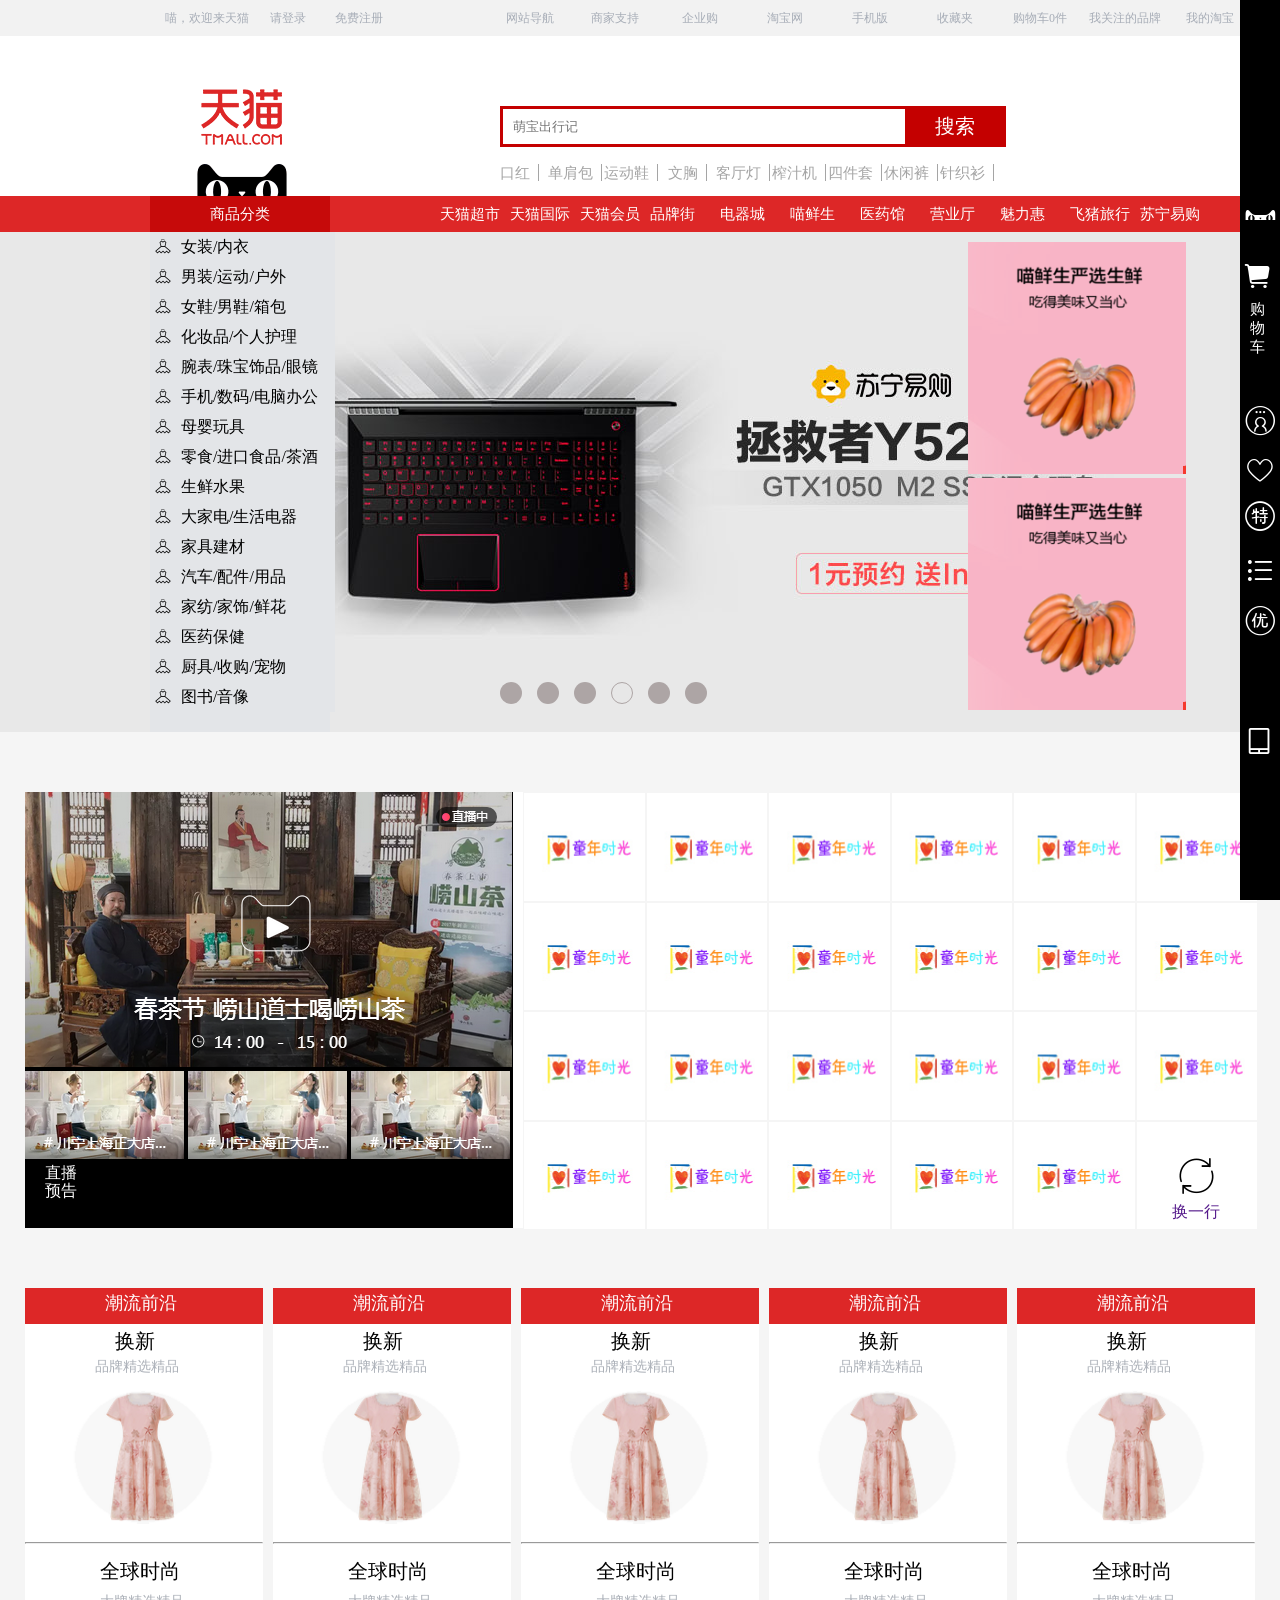
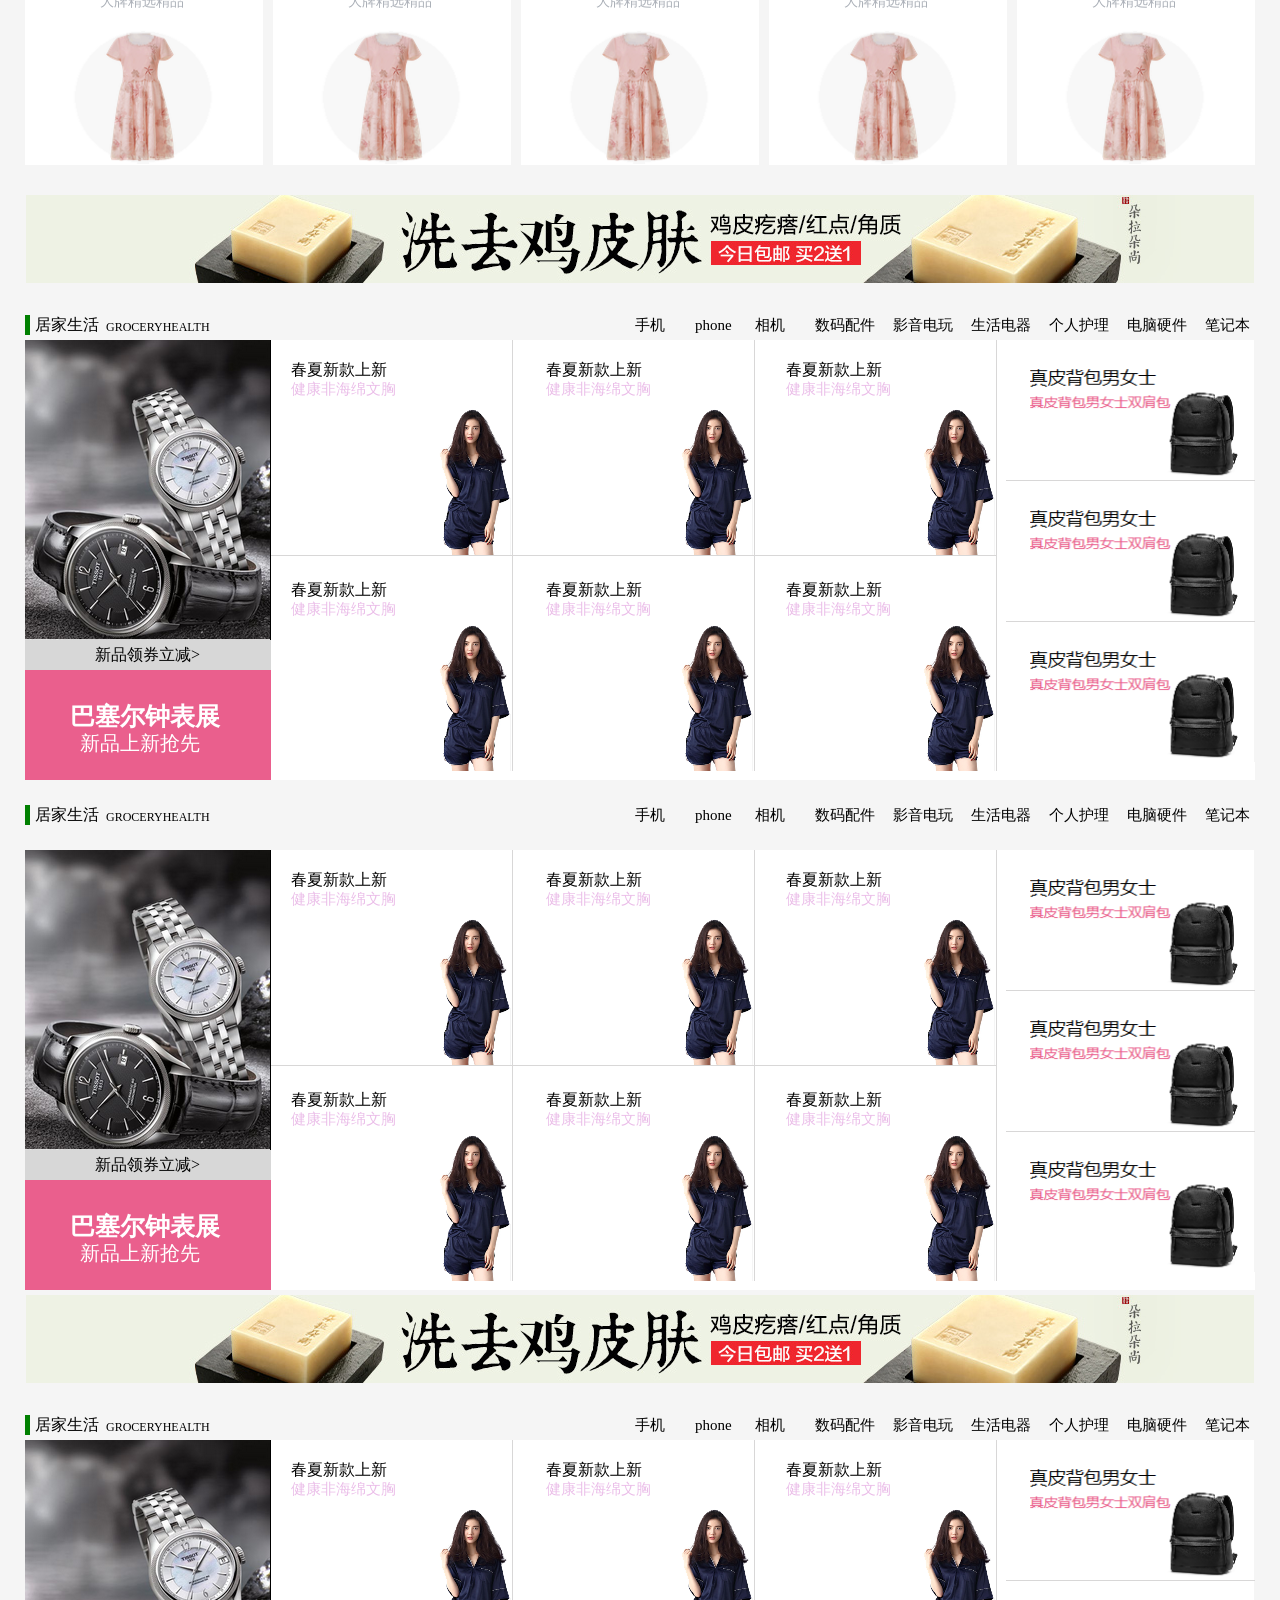
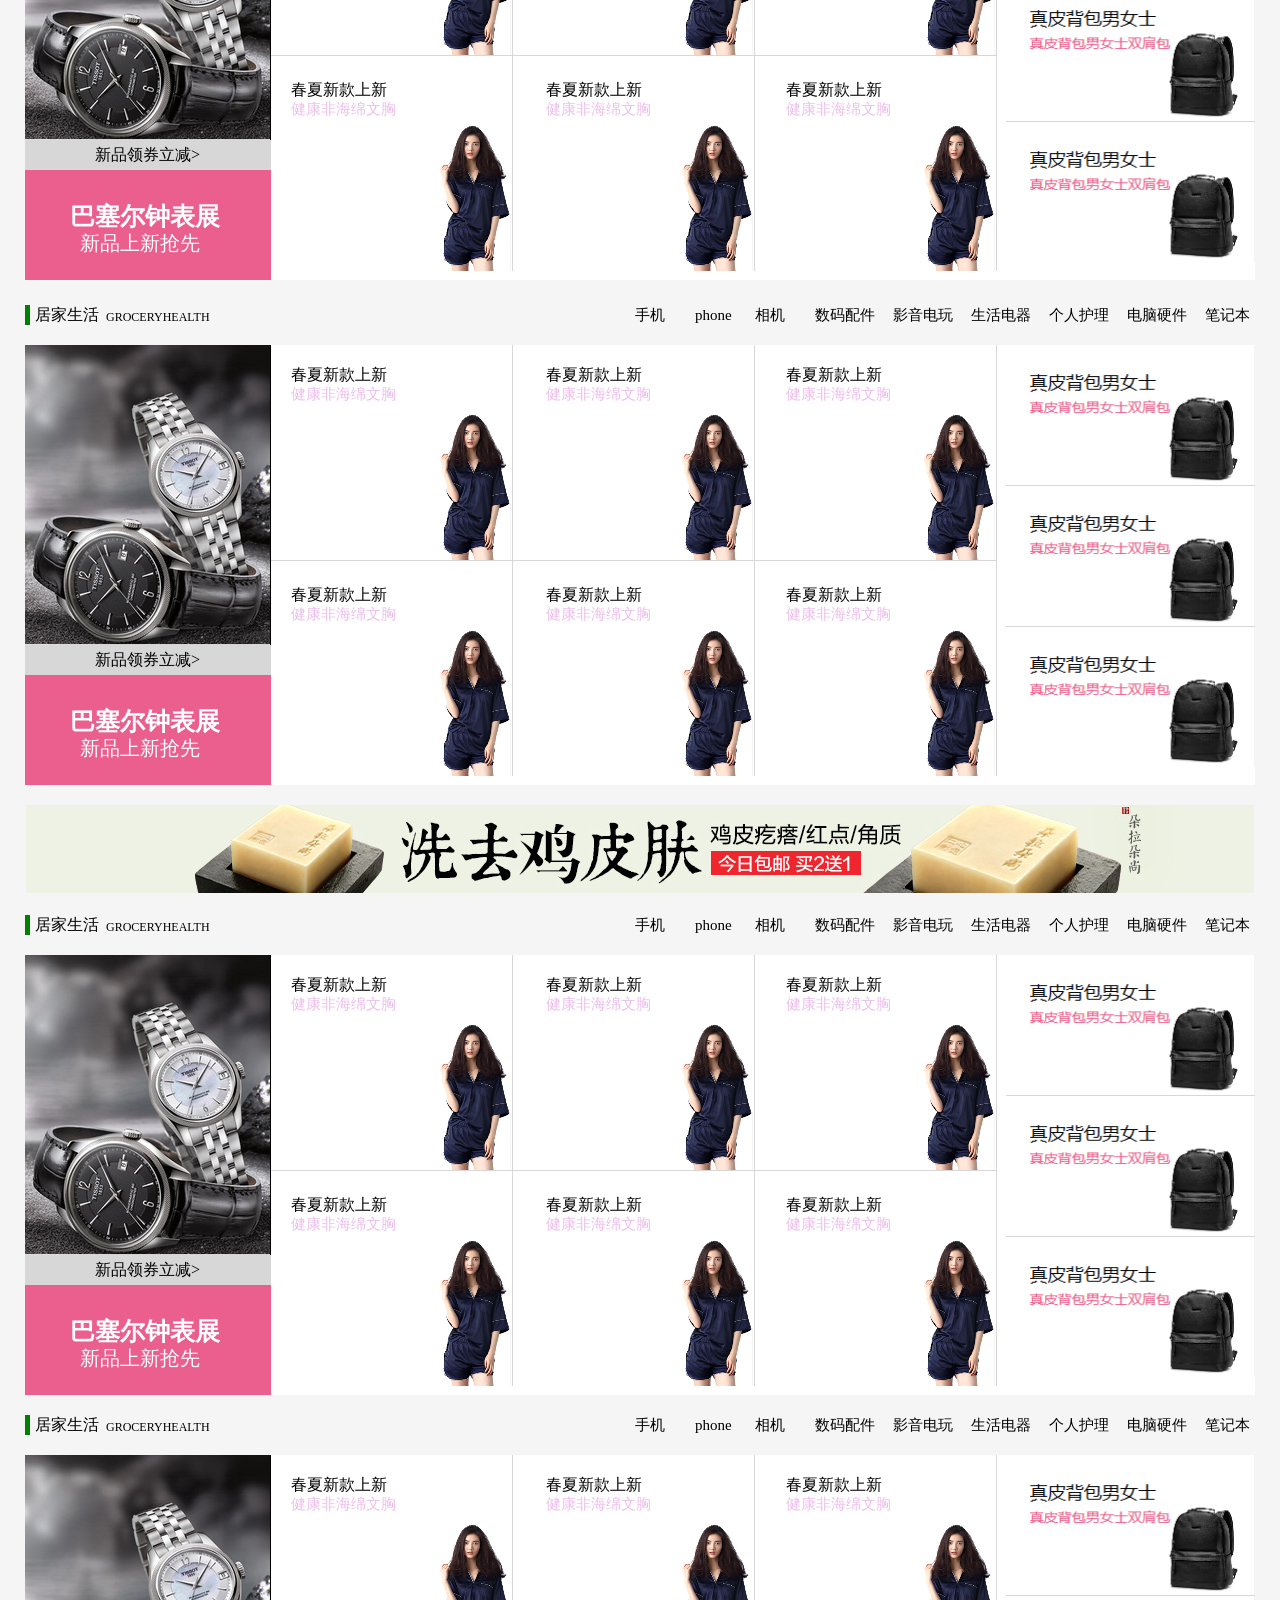
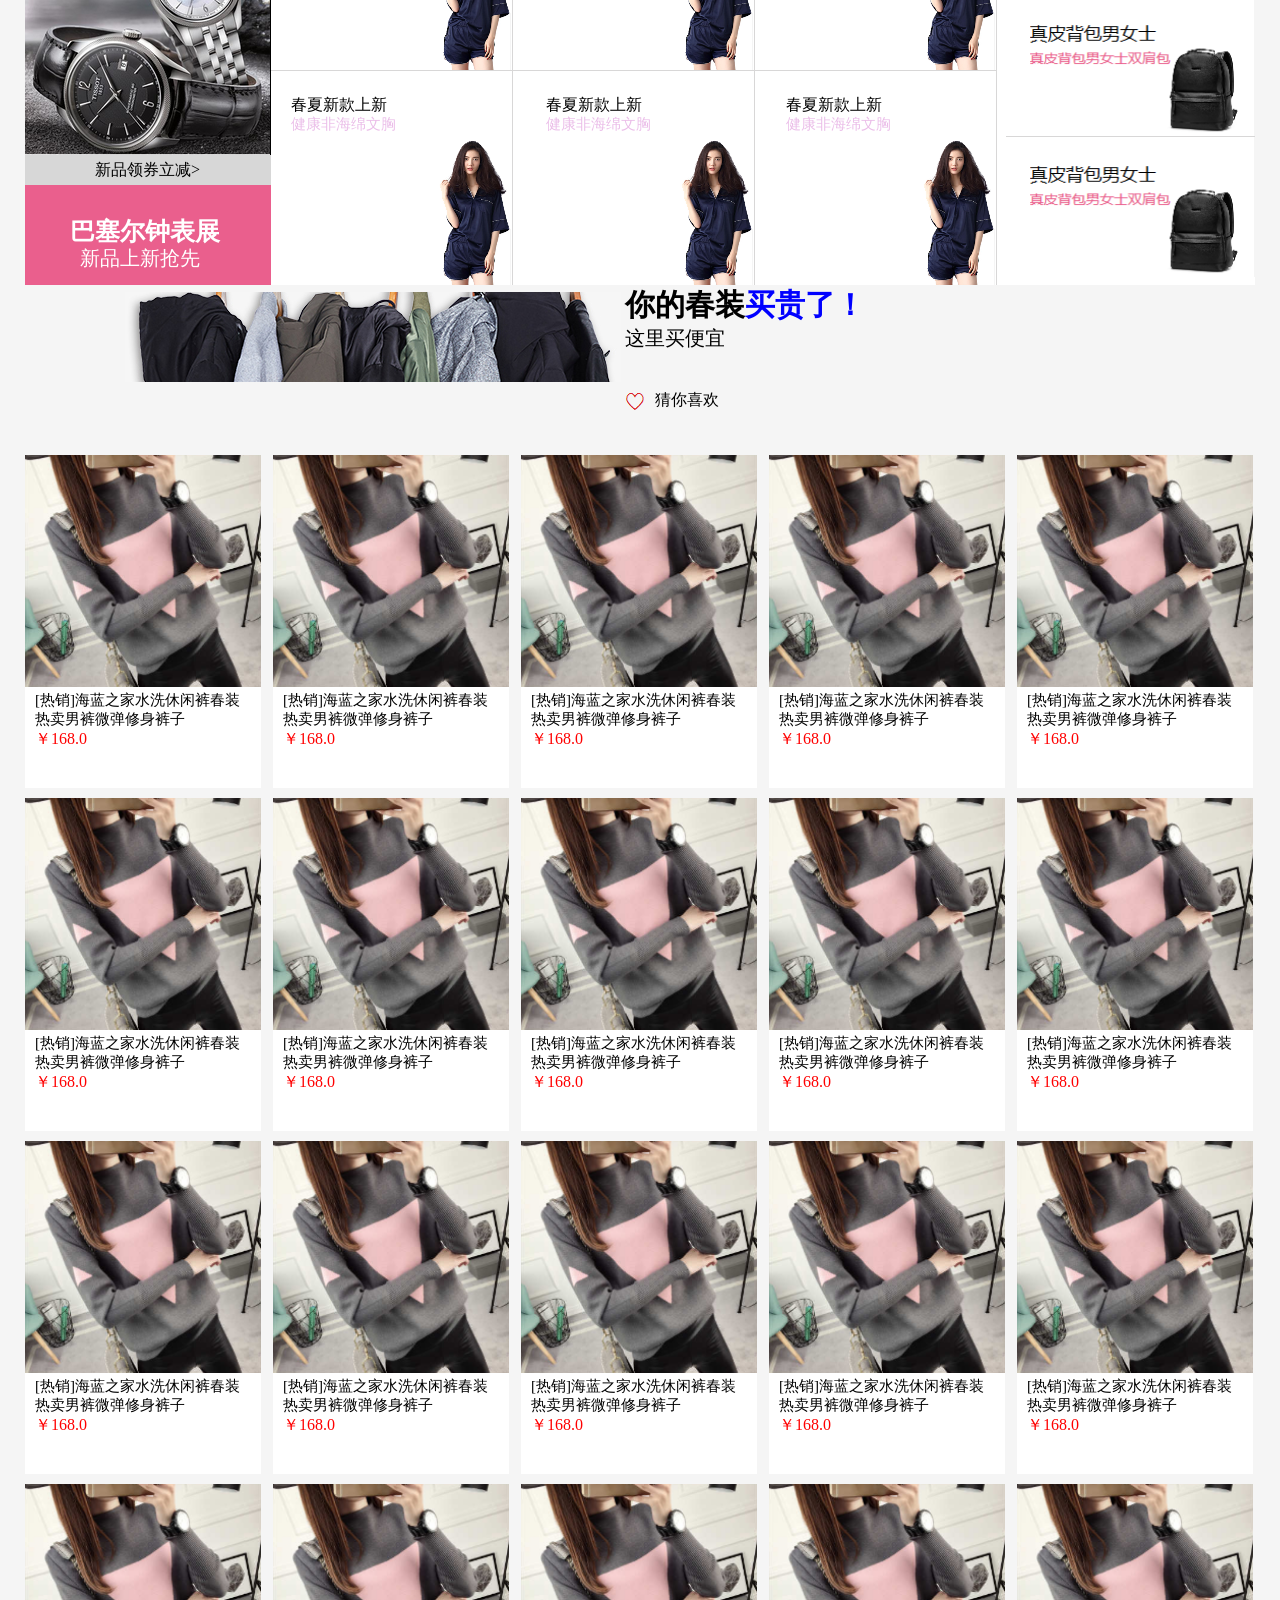
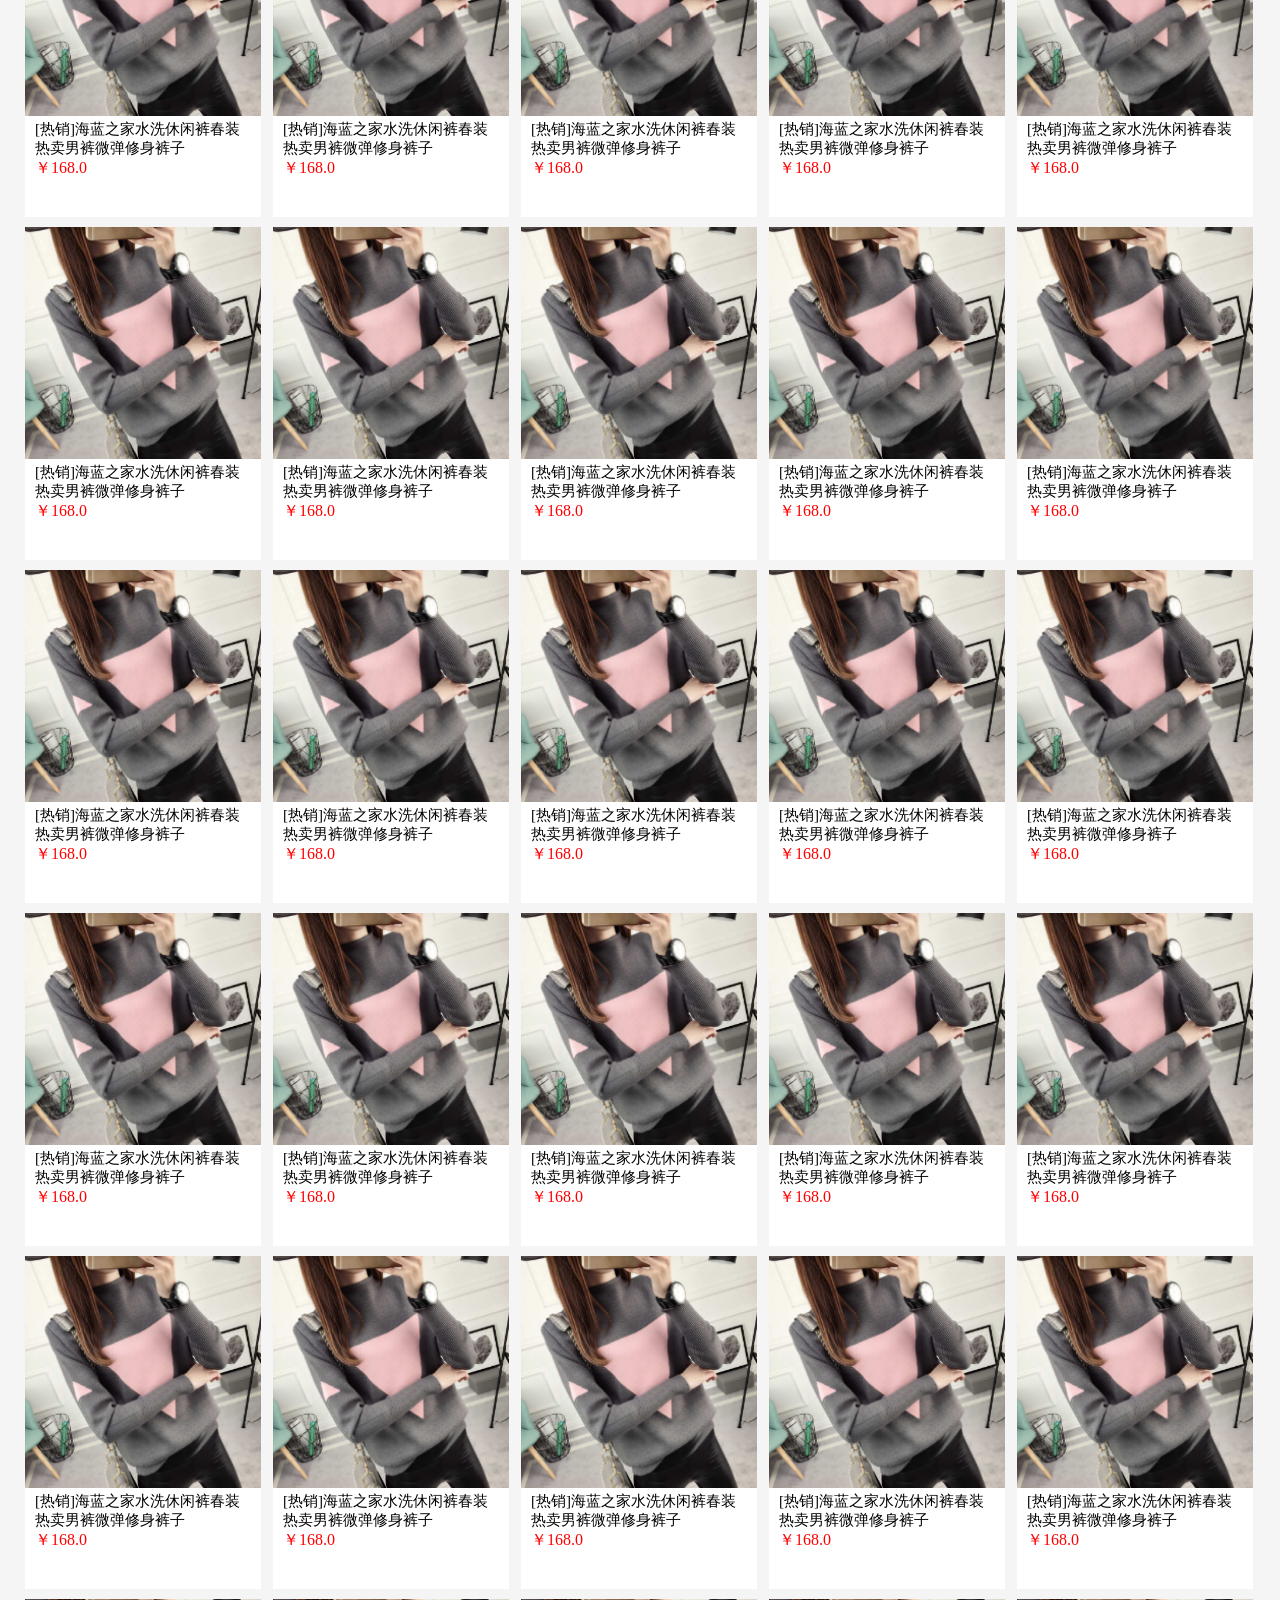
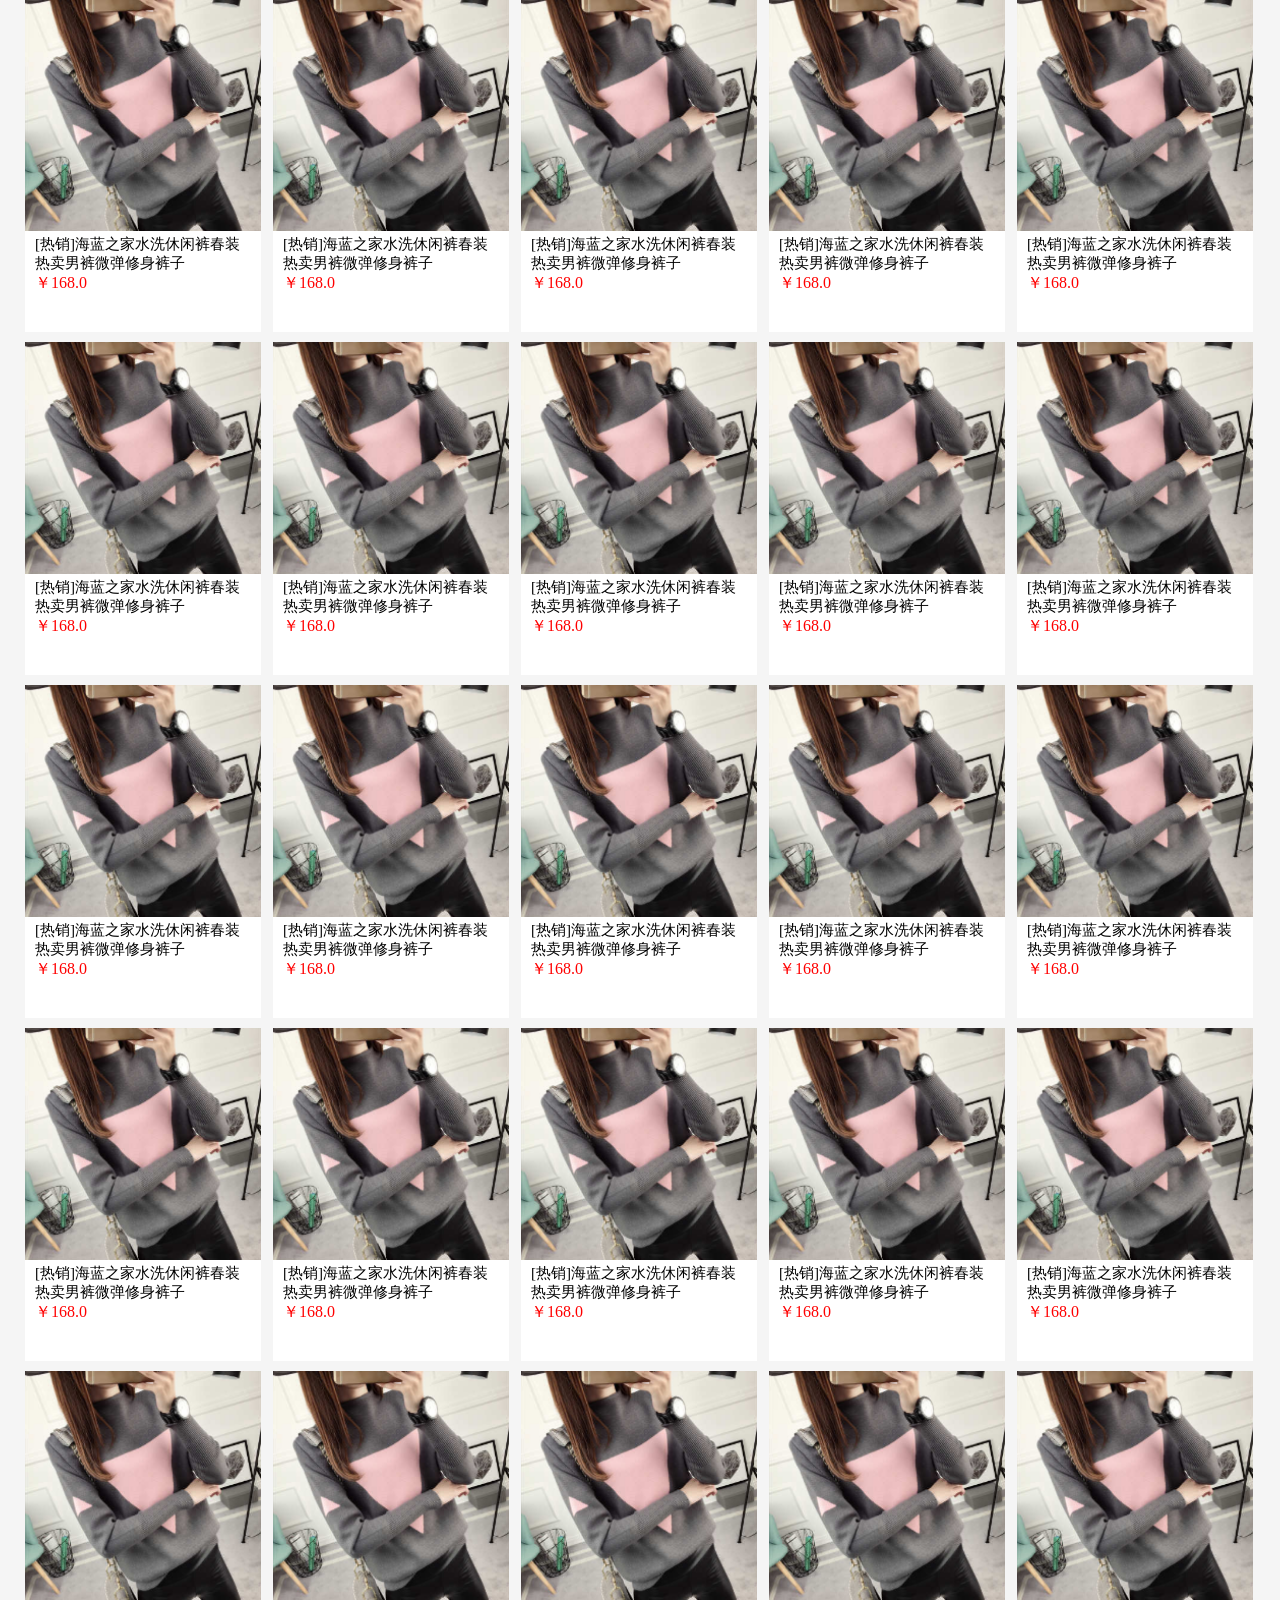
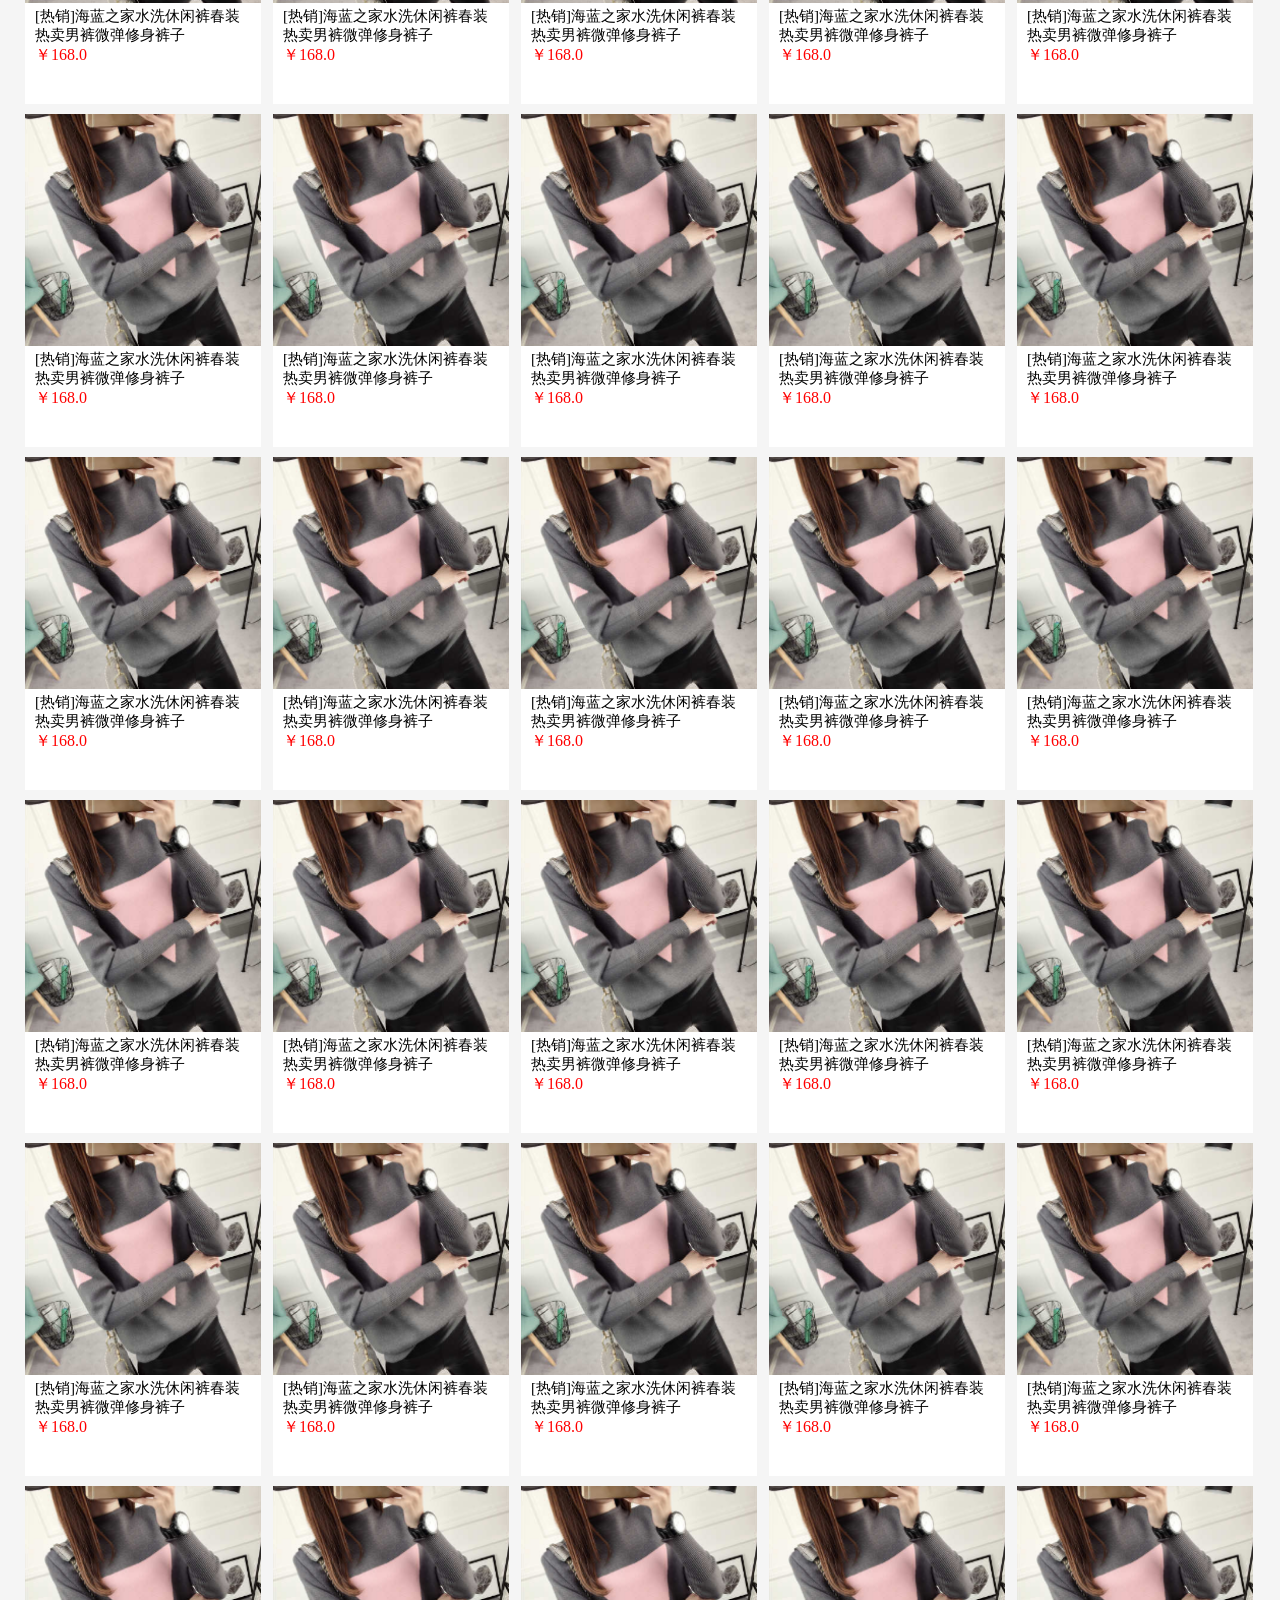
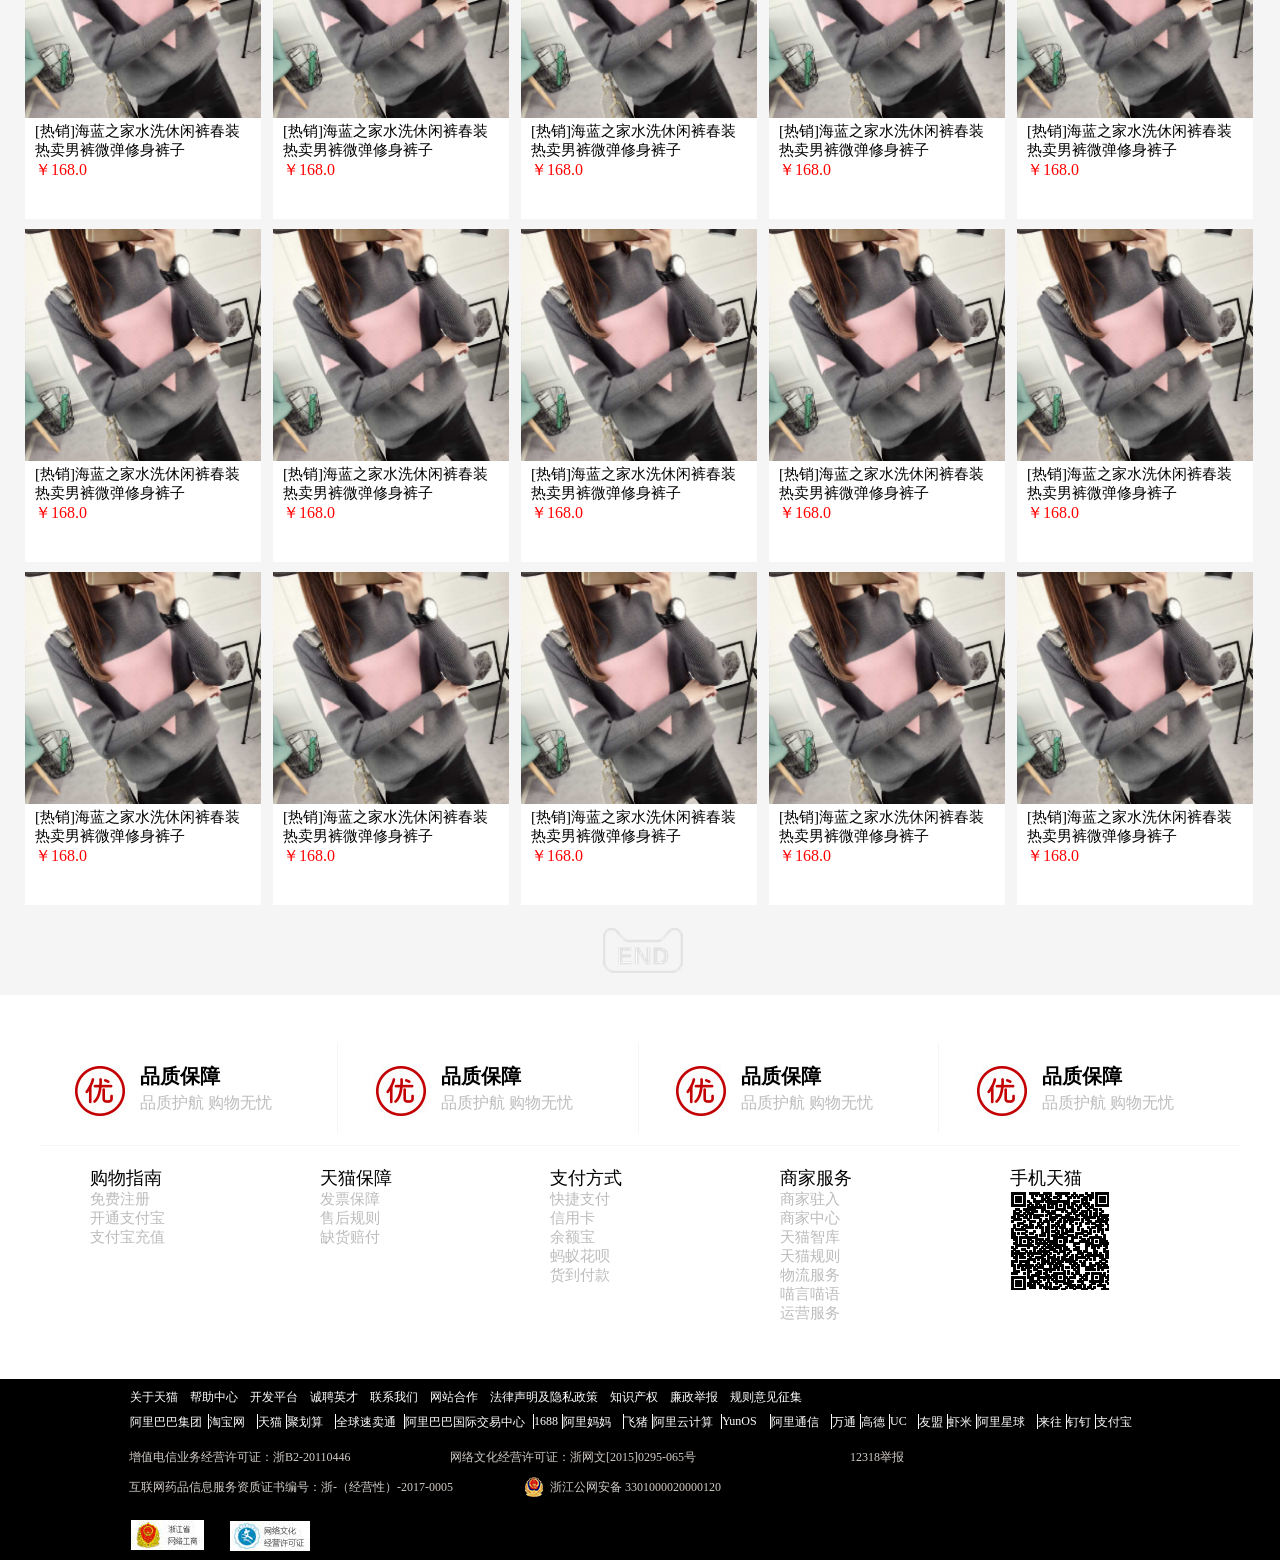
<file: index.html>
<!DOCTYPE html>
<html lang="en">
    <head>
        <meta charset="utf-8">
        <link rel="stylesheet" href="css/tm.css">
        <link rel="stylesheet" href="font/iconfont.css">
        <link rel="stylesheet" href="font1/iconfont.css">
    </head>
    <body>
    <div class="piao">
       <div class="item iconfont icon-tianmaoxingxiang1">
       <div class="p1">
           <div class="p11">
               我的特权
           </div>
       </div>
       </div>
       <div class="item1 iconfont icon-31gouwuchexuanzhong">
          <span>购<br>物<br>车</span>
          <div class="p2">
            
       </div>
       </div>


       <div class="item2 iconfont icon-bangzhuzhongxin">
         <div class="p3">
           <div class="p33">
               我的特权
           </div>
       </div>
       </div>

         <div class="item3 iconfont icon-zan">
         <div class="p4">
           <div class="p44">
               我的特权
           </div>
       </div>
       </div>


        <div class="item4 iconfont icon-tesefuwu">
         <div class="p5">
           <div class="p55">
               我的特权
           </div>
       </div>
       </div>


        <div class="item5 iconfont icon-31leimu">
         <div class="p6">
           <div class="p66">
               我的特权
           </div>
       </div>
       </div>


  


        <div class="item6 iconfont icon-zhengpinbaozhang">
         <div class="p7">
           <div class="p77">
               我的特权
           </div>
       </div>
       </div>
       


  <div class="item7 iconfont icon-iconfontshouji">
         <div class="p8">
           <div class="p88">
               我的特权
           </div>
       </div>
       </div>





    </div> 
       <div class="header1">
       	 <div class="header1-left">
       	 	<ul>
       	 		<li>喵，欢迎来天猫</li>
       	 		<li class="l2">请登录</li>
       	 		<li class="l1">免费注册</li>
       	 	</ul>
       	 </div>
        	 <div class="header1-right">
       	 	<ul>
       	 		<li>
              <a href="">我的淘宝</a>
                    <ul class="a7779">
                 <li>已买到的宝贝</li>
                 <li class="a7771">已卖出的宝贝</li>
               </ul>




            </li>
       	 		<li><a href="">我关注的品牌</a>
                <ul class="a7778">
                 <li>已买到的宝贝</li>
                 <li class="a7771">已卖出的宝贝</li>
               </ul>

            </li>
       	 		<li><a href="">购物车0件</a>
              <ul class="a7777">
                 <li>已买到的宝贝</li>
                 <li class="a7771">已卖出的宝贝</li>
               </ul>

            </li>
       	 		<li><a href="">收藏夹</a>
                     <ul class="a7776">
                 <li>已买到的宝贝</li>
                 <li class="a7771">已卖出的宝贝</li>
               </ul>

            </li>
       	 		<li><a href="">手机版</a>
                <ul class="a7775">
                 <li>已买到的宝贝</li>
                 <li class="a7771">已卖出的宝贝</li>
               </ul>

 
     
            </li>
       	 		<li><a href="">淘宝网</a>
                     <ul class="a7774">
                 <li>已买到的宝贝</li>
                 <li class="a7771">已卖出的宝贝</li>
               </ul>
            </li>
       	 		<li><a href="">企业购</a>
                 <ul class="a7773">
                 <li>已买到的宝贝</li>
                 <li class="a7771">已卖出的宝贝</li>
               </ul>    
            </li>
       	 		<li><a href="">商家支持</a>
               <ul class="a7772">
                 <li>已买到的宝贝</li>
                 <li class="a7771">已卖出的宝贝</li>
               </ul>
            </li> 
       	 		<li><a href="">网站导航</a>
               <ul class="a777">
                 <li>已买到的宝贝</li>
                 <li class="a7771">已卖出的宝贝</li>
               </ul>
            </li>
       	 	</ul>
       	 </div> 

       </div>
   <div class="header2">
   	    <div class="header2-left">
   	    	<img src="image/1.png" alt="">
   	    </div>
   	    <div class="header2-right">
   	        <form action="">
   	    	<input type="text" id="first" placeholder="萌宝出行记">
   	    	<input type="submit" value="搜索" id="second">
   	       </form>

   	    </div>
   	    <div class="header2-bottom">
   	    	<ul class="ulbox">
   	    		<li class="item"><a href="href:"#"">针织衫</a><span></span></li>
   	    		<li class="item"><a href="href:"#"">休闲裤</a><span></span></li>
   	    		<li class="item"><a href="href:"#"">四件套</a><span></span></li>
   	    		<li class="item"><a href="href:"#"">榨汁机</a><span></span></li>
   	    		<li class="item"><a href="href:"#"">客厅灯</a><span></span></li>
   	    		<li class="item"><a href="href:"#"">文胸</a><span></span></li>
   	    		<li class="item"><a href="href:"#"">运动鞋</a><span></span></li>
   	    		<li class="item"><a href="href:"#"">单肩包</a><span></span></li>
   	    		<li class="item"><a href="href:"#"">口红</a><span></span></li>
   	    	</ul>

   	    </div>
   </div>

   <div class="header3">
        <ul class="ulbox1"><li class="i1">
               <a href="href:"#"">商品分类</a>
               </li>
        </ul>
   	    <ul class="ulbox">
   	   	<li class="item"><a href="href:"#"">
        <img src="image/25.png" alt="">天猫超市</a></li> 
   	   	<li class="item"><a href="href:"#"">
        <img src="image/25.png" alt="">天猫国际</a></li>
   	   	<li class="item"><a href="href:"#"">
        <img src="image/25.png" alt="">天猫会员</a></li>
   	   	<li class="item"><a href="href:"#"">
        <img src="image/25.png" alt="">品牌街</a></li>
   	   	<li class="item"><a href="href:"#"">
        <img src="image/25.png" alt="">电器城</a></li>
   	   	<li class="item"><a href="href:"#"">
        <img src="image/25.png" alt="">喵鲜生</a></li>
   	   	<li class="item"><a href="href:"#"">
        <img src="image/25.png" alt="">医药馆</a></li>
   	   	<li class="item"><a href="href:"#"">
        <img src="image/25.png" alt="">营业厅</a></li>
   	   	<li class="item"><a href="href:"#"">
        <img src="image/25.png" alt="">魅力惠</a></li>
   	   	<li class="item"><a href="href:"#"">
        <img src="image/25.png" alt="">飞猪旅行</a></li>
   	   	<li class="item"><a href="href:"#"">
        <img src="image/25.png" alt="">苏宁易购</a></li>
   	   </ul>
   </div>


  <div class="header4">
       <div class="header4-right">
             <div class="header4-right1">
             <div class="tutu"></div> 
             <div class="tutu1"></div>
            <img src="image/23.png" alt="">

               <img src="image/23.png" alt="">
             </div>  

             <div class="header4-yuan">
                 <li></li>
                 <li></li>
                 <li></li>
                 <li class="yuanyuan"></li>
                 <li></li>
                 <li></li>

             </div> 
 

       </div>
      <div class="header4-left">
  		 <ul class="ulbox ">
  			<li class="item iconfont icon-nvzhuangneiyi"><a href="href:"#"">女装/内衣</a>
            <ul class="cate">
            	<li>
              <div class="lli1">
                  <div class="title-text">当季流行></div> 
                    <div class="lin-con">
                       <a href="">百搭休闲裤</a>
                       <a href="">百搭休闲裤</a>
                       <a href="">百搭休闲裤</a>
                       <a href="">百搭休闲裤</a>
                       <a href="">百搭休闲裤</a>
                       <a href="">百搭休闲裤</a>
                       <a href="">百搭休闲裤</a>
                       <a href="">百搭休闲裤</a>
                       <a href="">百搭休闲裤</a>
                       <a href="">百搭休闲裤</a>
                       <a href="">百搭休闲裤</a>
                       <a href="">百搭休闲裤</a>

                    </div>
                    <hr width="430px height="1px" ">
                    <div class="title-text">当季流行></div> 
                    <div class="lin-con">
                       <a href="">百搭休闲裤</a>
                       <a href="">百搭休闲裤</a>
                       <a href="">百搭休闲裤</a>
                       <a href="">百搭休闲裤</a>
                       <a href="">百搭休闲裤</a>
                       <a href="">百搭休闲裤</a>
                       <a href="">百搭休闲裤</a>
                       <a href="">百搭休闲裤</a>
                       <a href="">百搭休闲裤</a>
                       <a href="">百搭休闲裤</a>
                       <a href="">百搭休闲裤</a>
                       <a href="">百搭休闲裤</a>

                    </div>
                    <hr width="430px height="1px" ">
                            <div class="title-text">当季流行></div> 
                    <div class="lin-con">
                       <a href="">百搭休闲裤</a>
                       <a href="">百搭休闲裤</a>
                       <a href="">百搭休闲裤</a>
                       <a href="">百搭休闲裤</a>
                       <a href="">百搭休闲裤</a>
                       <a href="">百搭休闲裤</a>
                       <a href="">百搭休闲裤</a>
                       <a href="">百搭休闲裤</a>
                       <a href="">百搭休闲裤</a>
                       <a href="">百搭休闲裤</a>
                       <a href="">百搭休闲裤</a>
                       <a href="">百搭休闲裤</a>

                    </div>
                    <hr width="430px height="1px" ">
                            <div class="title-text">当季流行></div> 
                    <div class="lin-con">
                       <a href="">百搭休闲裤</a>
                       <a href="">百搭休闲裤</a>
                       <a href="">百搭休闲裤</a>
                       <a href="">百搭休闲裤</a>
                       <a href="">百搭休闲裤</a>
                       <a href="">百搭休闲裤</a>
                       <a href="">百搭休闲裤</a>
                       <a href="">百搭休闲裤</a>
                       <a href="">百搭休闲裤</a>
                       <a href="">百搭休闲裤</a>
                       <a href="">百搭休闲裤</a>
                       <a href="">百搭休闲裤</a>

                    </div>
                    <hr width="430px height="1px" ">
                    <div class="title-text">当季流行></div> 
                    <div class="lin-con">
                       <a href="">百搭休闲裤</a>
                       <a href="">百搭休闲裤</a>
                       <a href="">百搭休闲裤</a>
                       <a href="">百搭休闲裤</a>
                       <a href="">百搭休闲裤</a>
                       <a href="">百搭休闲裤</a>
                       <a href="">百搭休闲裤</a>
                       <a href="">百搭休闲裤</a>
                       <a href="">百搭休闲裤</a>
                       <a href="">百搭休闲裤</a>
                       <a href="">百搭休闲裤</a>
                       <a href="">百搭休闲裤</a>

                    </div>
                    <hr width="430px height="1px" ">
                    <div class="title-text">当季流行></div> 
                    <div class="lin-con">
                       <a href="">百搭休闲裤</a>
                       <a href="">百搭休闲裤</a>
                       <a href="">百搭休闲裤</a>
                       <a href="">百搭休闲裤</a>
                       <a href="">百搭休闲裤</a>
                       <a href="">百搭休闲裤</a>
                       <a href="">百搭休闲裤</a>
                       <a href="">百搭休闲裤</a>
                       <a href="">百搭休闲裤</a>
                       <a href="">百搭休闲裤</a>
                       <a href="">百搭休闲裤</a>
                       <a href="">百搭休闲裤</a>

                    </div>
                    <hr width="430px height="1px" ">
             </div>
            </li>    
               <li>
                    <div class="lli2">
                      
                         <img src="image/22.png" alt="">
                         <img src="image/22.png" alt="">
                         <img src="image/22.png" alt="">
                         <img src="image/22.png" alt="">
                          <img src="image/22.png" alt="">
                         <img src="image/22.png" alt="">
                         <img src="image/22.png" alt="">
                         <img src="image/22.png" alt="">
                         <img src="image/22.png" alt="">
                         <img src="image/22.png" alt="">
                      
                         <img class="img" src="image/24.jpg" alt="">


                    </div>
                 </li>
             </li>

          </ul>
  			</li>
  			<li class="item iconfont icon-nvzhuangneiyi"><a href="href:"#"">男装/运动/户外</a>
  		 <ul class="cate">
              <li>
              <div class="lli1">
                  <div class="title-text">当季流行></div> 
                    <div class="lin-con">
                       <a href="">百搭休闲裤</a>
                       <a href="">百搭休闲裤</a>
                       <a href="">百搭休闲裤</a>
                       <a href="">百搭休闲裤</a>
                       <a href="">百搭休闲裤</a>
                       <a href="">百搭休闲裤</a>
                       <a href="">百搭休闲裤</a>
                       <a href="">百搭休闲裤</a>
                       <a href="">百搭休闲裤</a>
                       <a href="">百搭休闲裤</a>
                       <a href="">百搭休闲裤</a>
                       <a href="">百搭休闲裤</a>

                    </div>
                    <hr width="430px height="1px" ">
                    <div class="title-text">当季流行></div> 
                    <div class="lin-con">
                       <a href="">百搭休闲裤</a>
                       <a href="">百搭休闲裤</a>
                       <a href="">百搭休闲裤</a>
                       <a href="">百搭休闲裤</a>
                       <a href="">百搭休闲裤</a>
                       <a href="">百搭休闲裤</a>
                       <a href="">百搭休闲裤</a>
                       <a href="">百搭休闲裤</a>
                       <a href="">百搭休闲裤</a>
                       <a href="">百搭休闲裤</a>
                       <a href="">百搭休闲裤</a>
                       <a href="">百搭休闲裤</a>

                    </div>
                    <hr width="430px height="1px" ">
                            <div class="title-text">当季流行></div> 
                    <div class="lin-con">
                       <a href="">百搭休闲裤</a>
                       <a href="">百搭休闲裤</a>
                       <a href="">百搭休闲裤</a>
                       <a href="">百搭休闲裤</a>
                       <a href="">百搭休闲裤</a>
                       <a href="">百搭休闲裤</a>
                       <a href="">百搭休闲裤</a>
                       <a href="">百搭休闲裤</a>
                       <a href="">百搭休闲裤</a>
                       <a href="">百搭休闲裤</a>
                       <a href="">百搭休闲裤</a>
                       <a href="">百搭休闲裤</a>

                    </div>
                    <hr width="430px height="1px" ">
                            <div class="title-text">当季流行></div> 
                    <div class="lin-con">
                       <a href="">百搭休闲裤</a>
                       <a href="">百搭休闲裤</a>
                       <a href="">百搭休闲裤</a>
                       <a href="">百搭休闲裤</a>
                       <a href="">百搭休闲裤</a>
                       <a href="">百搭休闲裤</a>
                       <a href="">百搭休闲裤</a>
                       <a href="">百搭休闲裤</a>
                       <a href="">百搭休闲裤</a>
                       <a href="">百搭休闲裤</a>
                       <a href="">百搭休闲裤</a>
                       <a href="">百搭休闲裤</a>

                    </div>
                    <hr width="430px height="1px" ">
                    <div class="title-text">当季流行></div> 
                    <div class="lin-con">
                       <a href="">百搭休闲裤</a>
                       <a href="">百搭休闲裤</a>
                       <a href="">百搭休闲裤</a>
                       <a href="">百搭休闲裤</a>
                       <a href="">百搭休闲裤</a>
                       <a href="">百搭休闲裤</a>
                       <a href="">百搭休闲裤</a>
                       <a href="">百搭休闲裤</a>
                       <a href="">百搭休闲裤</a>
                       <a href="">百搭休闲裤</a>
                       <a href="">百搭休闲裤</a>
                       <a href="">百搭休闲裤</a>

                    </div>
                    <hr width="430px height="1px" ">
                    <div class="title-text">当季流行></div> 
                    <div class="lin-con">
                       <a href="">百搭休闲裤</a>
                       <a href="">百搭休闲裤</a>
                       <a href="">百搭休闲裤</a>
                       <a href="">百搭休闲裤</a>
                       <a href="">百搭休闲裤</a>
                       <a href="">百搭休闲裤</a>
                       <a href="">百搭休闲裤</a>
                       <a href="">百搭休闲裤</a>
                       <a href="">百搭休闲裤</a>
                       <a href="">百搭休闲裤</a>
                       <a href="">百搭休闲裤</a>
                       <a href="">百搭休闲裤</a>

                    </div>
                    <hr width="430px height="1px" ">
             </div>
            </li>    
               <li>
                    <div class="lli2">
                      
                         <img src="image/22.png" alt="">
                         <img src="image/22.png" alt="">
                         <img src="image/22.png" alt="">
                         <img src="image/22.png" alt="">
                          <img src="image/22.png" alt="">
                         <img src="image/22.png" alt="">
                         <img src="image/22.png" alt="">
                         <img src="image/22.png" alt="">
                         <img src="image/22.png" alt="">
                         <img src="image/22.png" alt="">
                        
                         <img class="img" src="image/24.jpg" alt="">


                    </div>
                 </li>
             </li>

          </ul>





            </li>
  			<li class="item iconfont icon-nvzhuangneiyi"><a href="href:"#"">女鞋/男鞋/箱包</a>
  		 <ul class="cate">
              <li>
              <div class="lli1">
                  <div class="title-text">当季流行></div> 
                    <div class="lin-con">
                       <a href="">百搭休闲裤</a>
                       <a href="">百搭休闲裤</a>
                       <a href="">百搭休闲裤</a>
                       <a href="">百搭休闲裤</a>
                       <a href="">百搭休闲裤</a>
                       <a href="">百搭休闲裤</a>
                       <a href="">百搭休闲裤</a>
                       <a href="">百搭休闲裤</a>
                       <a href="">百搭休闲裤</a>
                       <a href="">百搭休闲裤</a>
                       <a href="">百搭休闲裤</a>
                       <a href="">百搭休闲裤</a>

                    </div>
                    <hr width="430px height="1px" ">
                    <div class="title-text">当季流行></div> 
                    <div class="lin-con">
                       <a href="">百搭休闲裤</a>
                       <a href="">百搭休闲裤</a>
                       <a href="">百搭休闲裤</a>
                       <a href="">百搭休闲裤</a>
                       <a href="">百搭休闲裤</a>
                       <a href="">百搭休闲裤</a>
                       <a href="">百搭休闲裤</a>
                       <a href="">百搭休闲裤</a>
                       <a href="">百搭休闲裤</a>
                       <a href="">百搭休闲裤</a>
                       <a href="">百搭休闲裤</a>
                       <a href="">百搭休闲裤</a>

                    </div>
                    <hr width="430px height="1px" ">
                            <div class="title-text">当季流行></div> 
                    <div class="lin-con">
                       <a href="">百搭休闲裤</a>
                       <a href="">百搭休闲裤</a>
                       <a href="">百搭休闲裤</a>
                       <a href="">百搭休闲裤</a>
                       <a href="">百搭休闲裤</a>
                       <a href="">百搭休闲裤</a>
                       <a href="">百搭休闲裤</a>
                       <a href="">百搭休闲裤</a>
                       <a href="">百搭休闲裤</a>
                       <a href="">百搭休闲裤</a>
                       <a href="">百搭休闲裤</a>
                       <a href="">百搭休闲裤</a>

                    </div>
                    <hr width="430px height="1px" ">
                            <div class="title-text">当季流行></div> 
                    <div class="lin-con">
                       <a href="">百搭休闲裤</a>
                       <a href="">百搭休闲裤</a>
                       <a href="">百搭休闲裤</a>
                       <a href="">百搭休闲裤</a>
                       <a href="">百搭休闲裤</a>
                       <a href="">百搭休闲裤</a>
                       <a href="">百搭休闲裤</a>
                       <a href="">百搭休闲裤</a>
                       <a href="">百搭休闲裤</a>
                       <a href="">百搭休闲裤</a>
                       <a href="">百搭休闲裤</a>
                       <a href="">百搭休闲裤</a>

                    </div>
                    <hr width="430px height="1px" ">
                    <div class="title-text">当季流行></div> 
                    <div class="lin-con">
                       <a href="">百搭休闲裤</a>
                       <a href="">百搭休闲裤</a>
                       <a href="">百搭休闲裤</a>
                       <a href="">百搭休闲裤</a>
                       <a href="">百搭休闲裤</a>
                       <a href="">百搭休闲裤</a>
                       <a href="">百搭休闲裤</a>
                       <a href="">百搭休闲裤</a>
                       <a href="">百搭休闲裤</a>
                       <a href="">百搭休闲裤</a>
                       <a href="">百搭休闲裤</a>
                       <a href="">百搭休闲裤</a>

                    </div>
                    <hr width="430px height="1px" ">
                    <div class="title-text">当季流行></div> 
                    <div class="lin-con">
                       <a href="">百搭休闲裤</a>
                       <a href="">百搭休闲裤</a>
                       <a href="">百搭休闲裤</a>
                       <a href="">百搭休闲裤</a>
                       <a href="">百搭休闲裤</a>
                       <a href="">百搭休闲裤</a>
                       <a href="">百搭休闲裤</a>
                       <a href="">百搭休闲裤</a>
                       <a href="">百搭休闲裤</a>
                       <a href="">百搭休闲裤</a>
                       <a href="">百搭休闲裤</a>
                       <a href="">百搭休闲裤</a>

                    </div>
                    <hr width="430px height="1px" ">
             </div>
            </li>    
               <li>
                    <div class="lli2">
                      
                         <img src="image/22.png" alt="">
                         <img src="image/22.png" alt="">
                         <img src="image/22.png" alt="">
                         <img src="image/22.png" alt="">
                          <img src="image/22.png" alt="">
                         <img src="image/22.png" alt="">
                         <img src="image/22.png" alt="">
                         <img src="image/22.png" alt="">
                         <img src="image/22.png" alt="">
                         <img src="image/22.png" alt="">
                       
                         <img class="img" src="image/24.jpg" alt="">


                    </div>
                 </li>
             </li>

          </ul>
            </li>
  			<li class="item iconfont icon-nvzhuangneiyi"><a href="href:"#"">化妆品/个人护理</a>
  	 <ul class="cate">
              <li>
              <div class="lli1">
                  <div class="title-text">当季流行></div> 
                    <div class="lin-con">
                       <a href="">百搭休闲裤</a>
                       <a href="">百搭休闲裤</a>
                       <a href="">百搭休闲裤</a>
                       <a href="">百搭休闲裤</a>
                       <a href="">百搭休闲裤</a>
                       <a href="">百搭休闲裤</a>
                       <a href="">百搭休闲裤</a>
                       <a href="">百搭休闲裤</a>
                       <a href="">百搭休闲裤</a>
                       <a href="">百搭休闲裤</a>
                       <a href="">百搭休闲裤</a>
                       <a href="">百搭休闲裤</a>

                    </div>
                    <hr width="430px height="1px" ">
                    <div class="title-text">当季流行></div> 
                    <div class="lin-con">
                       <a href="">百搭休闲裤</a>
                       <a href="">百搭休闲裤</a>
                       <a href="">百搭休闲裤</a>
                       <a href="">百搭休闲裤</a>
                       <a href="">百搭休闲裤</a>
                       <a href="">百搭休闲裤</a>
                       <a href="">百搭休闲裤</a>
                       <a href="">百搭休闲裤</a>
                       <a href="">百搭休闲裤</a>
                       <a href="">百搭休闲裤</a>
                       <a href="">百搭休闲裤</a>
                       <a href="">百搭休闲裤</a>

                    </div>
                    <hr width="430px height="1px" ">
                            <div class="title-text">当季流行></div> 
                    <div class="lin-con">
                       <a href="">百搭休闲裤</a>
                       <a href="">百搭休闲裤</a>
                       <a href="">百搭休闲裤</a>
                       <a href="">百搭休闲裤</a>
                       <a href="">百搭休闲裤</a>
                       <a href="">百搭休闲裤</a>
                       <a href="">百搭休闲裤</a>
                       <a href="">百搭休闲裤</a>
                       <a href="">百搭休闲裤</a>
                       <a href="">百搭休闲裤</a>
                       <a href="">百搭休闲裤</a>
                       <a href="">百搭休闲裤</a>

                    </div>
                    <hr width="430px height="1px" ">
                            <div class="title-text">当季流行></div> 
                    <div class="lin-con">
                       <a href="">百搭休闲裤</a>
                       <a href="">百搭休闲裤</a>
                       <a href="">百搭休闲裤</a>
                       <a href="">百搭休闲裤</a>
                       <a href="">百搭休闲裤</a>
                       <a href="">百搭休闲裤</a>
                       <a href="">百搭休闲裤</a>
                       <a href="">百搭休闲裤</a>
                       <a href="">百搭休闲裤</a>
                       <a href="">百搭休闲裤</a>
                       <a href="">百搭休闲裤</a>
                       <a href="">百搭休闲裤</a>

                    </div>
                    <hr width="430px height="1px" ">
                    <div class="title-text">当季流行></div> 
                    <div class="lin-con">
                       <a href="">百搭休闲裤</a>
                       <a href="">百搭休闲裤</a>
                       <a href="">百搭休闲裤</a>
                       <a href="">百搭休闲裤</a>
                       <a href="">百搭休闲裤</a>
                       <a href="">百搭休闲裤</a>
                       <a href="">百搭休闲裤</a>
                       <a href="">百搭休闲裤</a>
                       <a href="">百搭休闲裤</a>
                       <a href="">百搭休闲裤</a>
                       <a href="">百搭休闲裤</a>
                       <a href="">百搭休闲裤</a>

                    </div>
                    <hr width="430px height="1px" ">
                    <div class="title-text">当季流行></div> 
                    <div class="lin-con">
                       <a href="">百搭休闲裤</a>
                       <a href="">百搭休闲裤</a>
                       <a href="">百搭休闲裤</a>
                       <a href="">百搭休闲裤</a>
                       <a href="">百搭休闲裤</a>
                       <a href="">百搭休闲裤</a>
                       <a href="">百搭休闲裤</a>
                       <a href="">百搭休闲裤</a>
                       <a href="">百搭休闲裤</a>
                       <a href="">百搭休闲裤</a>
                       <a href="">百搭休闲裤</a>
                       <a href="">百搭休闲裤</a>

                    </div>
                    <hr width="430px height="1px" ">
             </div>
            </li>    
               <li>
                    <div class="lli2">
                      
                         <img src="image/22.png" alt="">
                         <img src="image/22.png" alt="">
                         <img src="image/22.png" alt="">
                         <img src="image/22.png" alt="">
                          <img src="image/22.png" alt="">
                         <img src="image/22.png" alt="">
                         <img src="image/22.png" alt="">
                         <img src="image/22.png" alt="">
                         <img src="image/22.png" alt="">
                         <img src="image/22.png" alt="">
                     
                         <img class="img" src="image/24.jpg" alt="">


                    </div>
                 </li>
             </li>

          </ul>
            </li>
  			<li class="item iconfont icon-nvzhuangneiyi"><a href="href:"#"">腕表/珠宝饰品/眼镜</a>
  		 <ul class="cate">
              <li>
              <div class="lli1">
                  <div class="title-text">当季流行></div> 
                    <div class="lin-con">
                       <a href="">百搭休闲裤</a>
                       <a href="">百搭休闲裤</a>
                       <a href="">百搭休闲裤</a>
                       <a href="">百搭休闲裤</a>
                       <a href="">百搭休闲裤</a>
                       <a href="">百搭休闲裤</a>
                       <a href="">百搭休闲裤</a>
                       <a href="">百搭休闲裤</a>
                       <a href="">百搭休闲裤</a>
                       <a href="">百搭休闲裤</a>
                       <a href="">百搭休闲裤</a>
                       <a href="">百搭休闲裤</a>

                    </div>
                    <hr width="430px height="1px" ">
                    <div class="title-text">当季流行></div> 
                    <div class="lin-con">
                       <a href="">百搭休闲裤</a>
                       <a href="">百搭休闲裤</a>
                       <a href="">百搭休闲裤</a>
                       <a href="">百搭休闲裤</a>
                       <a href="">百搭休闲裤</a>
                       <a href="">百搭休闲裤</a>
                       <a href="">百搭休闲裤</a>
                       <a href="">百搭休闲裤</a>
                       <a href="">百搭休闲裤</a>
                       <a href="">百搭休闲裤</a>
                       <a href="">百搭休闲裤</a>
                       <a href="">百搭休闲裤</a>

                    </div>
                    <hr width="430px height="1px" ">
                            <div class="title-text">当季流行></div> 
                    <div class="lin-con">
                       <a href="">百搭休闲裤</a>
                       <a href="">百搭休闲裤</a>
                       <a href="">百搭休闲裤</a>
                       <a href="">百搭休闲裤</a>
                       <a href="">百搭休闲裤</a>
                       <a href="">百搭休闲裤</a>
                       <a href="">百搭休闲裤</a>
                       <a href="">百搭休闲裤</a>
                       <a href="">百搭休闲裤</a>
                       <a href="">百搭休闲裤</a>
                       <a href="">百搭休闲裤</a>
                       <a href="">百搭休闲裤</a>

                    </div>
                    <hr width="430px height="1px" ">
                            <div class="title-text">当季流行></div> 
                    <div class="lin-con">
                       <a href="">百搭休闲裤</a>
                       <a href="">百搭休闲裤</a>
                       <a href="">百搭休闲裤</a>
                       <a href="">百搭休闲裤</a>
                       <a href="">百搭休闲裤</a>
                       <a href="">百搭休闲裤</a>
                       <a href="">百搭休闲裤</a>
                       <a href="">百搭休闲裤</a>
                       <a href="">百搭休闲裤</a>
                       <a href="">百搭休闲裤</a>
                       <a href="">百搭休闲裤</a>
                       <a href="">百搭休闲裤</a>

                    </div>
                    <hr width="430px height="1px" ">
                    <div class="title-text">当季流行></div> 
                    <div class="lin-con">
                       <a href="">百搭休闲裤</a>
                       <a href="">百搭休闲裤</a>
                       <a href="">百搭休闲裤</a>
                       <a href="">百搭休闲裤</a>
                       <a href="">百搭休闲裤</a>
                       <a href="">百搭休闲裤</a>
                       <a href="">百搭休闲裤</a>
                       <a href="">百搭休闲裤</a>
                       <a href="">百搭休闲裤</a>
                       <a href="">百搭休闲裤</a>
                       <a href="">百搭休闲裤</a>
                       <a href="">百搭休闲裤</a>

                    </div>
                    <hr width="430px height="1px" ">
                    <div class="title-text">当季流行></div> 
                    <div class="lin-con">
                       <a href="">百搭休闲裤</a>
                       <a href="">百搭休闲裤</a>
                       <a href="">百搭休闲裤</a>
                       <a href="">百搭休闲裤</a>
                       <a href="">百搭休闲裤</a>
                       <a href="">百搭休闲裤</a>
                       <a href="">百搭休闲裤</a>
                       <a href="">百搭休闲裤</a>
                       <a href="">百搭休闲裤</a>
                       <a href="">百搭休闲裤</a>
                       <a href="">百搭休闲裤</a>
                       <a href="">百搭休闲裤</a>

                    </div>
                    <hr width="430px height="1px" ">
             </div>
            </li>    
               <li>
                    <div class="lli2">
                      
                         <img src="image/22.png" alt="">
                         <img src="image/22.png" alt="">
                         <img src="image/22.png" alt="">
                         <img src="image/22.png" alt="">
                          <img src="image/22.png" alt="">
                         <img src="image/22.png" alt="">
                         <img src="image/22.png" alt="">
                         <img src="image/22.png" alt="">
                         <img src="image/22.png" alt="">
                         <img src="image/22.png" alt="">
                      
                         <img class="img" src="image/24.jpg" alt="">


                    </div>
                 </li>
             </li>

          </ul>
            </li>
  			<li class="item iconfont icon-nvzhuangneiyi"><a href="href:"#"">手机/数码/电脑办公</a>
  		 <ul class="cate">
              <li>
              <div class="lli1">
                  <div class="title-text">当季流行></div> 
                    <div class="lin-con">
                       <a href="">百搭休闲裤</a>
                       <a href="">百搭休闲裤</a>
                       <a href="">百搭休闲裤</a>
                       <a href="">百搭休闲裤</a>
                       <a href="">百搭休闲裤</a>
                       <a href="">百搭休闲裤</a>
                       <a href="">百搭休闲裤</a>
                       <a href="">百搭休闲裤</a>
                       <a href="">百搭休闲裤</a>
                       <a href="">百搭休闲裤</a>
                       <a href="">百搭休闲裤</a>
                       <a href="">百搭休闲裤</a>

                    </div>
                    <hr width="430px height="1px" ">
                    <div class="title-text">当季流行></div> 
                    <div class="lin-con">
                       <a href="">百搭休闲裤</a>
                       <a href="">百搭休闲裤</a>
                       <a href="">百搭休闲裤</a>
                       <a href="">百搭休闲裤</a>
                       <a href="">百搭休闲裤</a>
                       <a href="">百搭休闲裤</a>
                       <a href="">百搭休闲裤</a>
                       <a href="">百搭休闲裤</a>
                       <a href="">百搭休闲裤</a>
                       <a href="">百搭休闲裤</a>
                       <a href="">百搭休闲裤</a>
                       <a href="">百搭休闲裤</a>

                    </div>
                    <hr width="430px height="1px" ">
                            <div class="title-text">当季流行></div> 
                    <div class="lin-con">
                       <a href="">百搭休闲裤</a>
                       <a href="">百搭休闲裤</a>
                       <a href="">百搭休闲裤</a>
                       <a href="">百搭休闲裤</a>
                       <a href="">百搭休闲裤</a>
                       <a href="">百搭休闲裤</a>
                       <a href="">百搭休闲裤</a>
                       <a href="">百搭休闲裤</a>
                       <a href="">百搭休闲裤</a>
                       <a href="">百搭休闲裤</a>
                       <a href="">百搭休闲裤</a>
                       <a href="">百搭休闲裤</a>

                    </div>
                    <hr width="430px height="1px" ">
                            <div class="title-text">当季流行></div> 
                    <div class="lin-con">
                       <a href="">百搭休闲裤</a>
                       <a href="">百搭休闲裤</a>
                       <a href="">百搭休闲裤</a>
                       <a href="">百搭休闲裤</a>
                       <a href="">百搭休闲裤</a>
                       <a href="">百搭休闲裤</a>
                       <a href="">百搭休闲裤</a>
                       <a href="">百搭休闲裤</a>
                       <a href="">百搭休闲裤</a>
                       <a href="">百搭休闲裤</a>
                       <a href="">百搭休闲裤</a>
                       <a href="">百搭休闲裤</a>

                    </div>
                    <hr width="430px height="1px" ">
                    <div class="title-text">当季流行></div> 
                    <div class="lin-con">
                       <a href="">百搭休闲裤</a>
                       <a href="">百搭休闲裤</a>
                       <a href="">百搭休闲裤</a>
                       <a href="">百搭休闲裤</a>
                       <a href="">百搭休闲裤</a>
                       <a href="">百搭休闲裤</a>
                       <a href="">百搭休闲裤</a>
                       <a href="">百搭休闲裤</a>
                       <a href="">百搭休闲裤</a>
                       <a href="">百搭休闲裤</a>
                       <a href="">百搭休闲裤</a>
                       <a href="">百搭休闲裤</a>

                    </div>
                    <hr width="430px height="1px" ">
                    <div class="title-text">当季流行></div> 
                    <div class="lin-con">
                       <a href="">百搭休闲裤</a>
                       <a href="">百搭休闲裤</a>
                       <a href="">百搭休闲裤</a>
                       <a href="">百搭休闲裤</a>
                       <a href="">百搭休闲裤</a>
                       <a href="">百搭休闲裤</a>
                       <a href="">百搭休闲裤</a>
                       <a href="">百搭休闲裤</a>
                       <a href="">百搭休闲裤</a>
                       <a href="">百搭休闲裤</a>
                       <a href="">百搭休闲裤</a>
                       <a href="">百搭休闲裤</a>

                    </div>
                    <hr width="430px height="1px" ">
             </div>
            </li>    
               <li>
                    <div class="lli2">
                      
                         <img src="image/22.png" alt="">
                         <img src="image/22.png" alt="">
                         <img src="image/22.png" alt="">
                         <img src="image/22.png" alt="">
                          <img src="image/22.png" alt="">
                         <img src="image/22.png" alt="">
                         <img src="image/22.png" alt="">
                         <img src="image/22.png" alt="">
                         <img src="image/22.png" alt="">
                         <img src="image/22.png" alt="">
                       
                         <img class="img" src="image/24.jpg" alt="">


                    </div>
                 </li>
             </li>

          </ul>
            </li>
  			<li class="item iconfont icon-nvzhuangneiyi"><a href="href:"#"">母婴玩具</a>
         <ul class="cate">
              <li>
              <div class="lli1">
                  <div class="title-text">当季流行></div> 
                    <div class="lin-con">
                       <a href="">百搭休闲裤</a>
                       <a href="">百搭休闲裤</a>
                       <a href="">百搭休闲裤</a>
                       <a href="">百搭休闲裤</a>
                       <a href="">百搭休闲裤</a>
                       <a href="">百搭休闲裤</a>
                       <a href="">百搭休闲裤</a>
                       <a href="">百搭休闲裤</a>
                       <a href="">百搭休闲裤</a>
                       <a href="">百搭休闲裤</a>
                       <a href="">百搭休闲裤</a>
                       <a href="">百搭休闲裤</a>

                    </div>
                    <hr width="430px height="1px" ">
                    <div class="title-text">当季流行></div> 
                    <div class="lin-con">
                       <a href="">百搭休闲裤</a>
                       <a href="">百搭休闲裤</a>
                       <a href="">百搭休闲裤</a>
                       <a href="">百搭休闲裤</a>
                       <a href="">百搭休闲裤</a>
                       <a href="">百搭休闲裤</a>
                       <a href="">百搭休闲裤</a>
                       <a href="">百搭休闲裤</a>
                       <a href="">百搭休闲裤</a>
                       <a href="">百搭休闲裤</a>
                       <a href="">百搭休闲裤</a>
                       <a href="">百搭休闲裤</a>

                    </div>
                    <hr width="430px height="1px" ">
                            <div class="title-text">当季流行></div> 
                    <div class="lin-con">
                       <a href="">百搭休闲裤</a>
                       <a href="">百搭休闲裤</a>
                       <a href="">百搭休闲裤</a>
                       <a href="">百搭休闲裤</a>
                       <a href="">百搭休闲裤</a>
                       <a href="">百搭休闲裤</a>
                       <a href="">百搭休闲裤</a>
                       <a href="">百搭休闲裤</a>
                       <a href="">百搭休闲裤</a>
                       <a href="">百搭休闲裤</a>
                       <a href="">百搭休闲裤</a>
                       <a href="">百搭休闲裤</a>

                    </div>
                    <hr width="430px height="1px" ">
                            <div class="title-text">当季流行></div> 
                    <div class="lin-con">
                       <a href="">百搭休闲裤</a>
                       <a href="">百搭休闲裤</a>
                       <a href="">百搭休闲裤</a>
                       <a href="">百搭休闲裤</a>
                       <a href="">百搭休闲裤</a>
                       <a href="">百搭休闲裤</a>
                       <a href="">百搭休闲裤</a>
                       <a href="">百搭休闲裤</a>
                       <a href="">百搭休闲裤</a>
                       <a href="">百搭休闲裤</a>
                       <a href="">百搭休闲裤</a>
                       <a href="">百搭休闲裤</a>

                    </div>
                    <hr width="430px height="1px" ">
                    <div class="title-text">当季流行></div> 
                    <div class="lin-con">
                       <a href="">百搭休闲裤</a>
                       <a href="">百搭休闲裤</a>
                       <a href="">百搭休闲裤</a>
                       <a href="">百搭休闲裤</a>
                       <a href="">百搭休闲裤</a>
                       <a href="">百搭休闲裤</a>
                       <a href="">百搭休闲裤</a>
                       <a href="">百搭休闲裤</a>
                       <a href="">百搭休闲裤</a>
                       <a href="">百搭休闲裤</a>
                       <a href="">百搭休闲裤</a>
                       <a href="">百搭休闲裤</a>

                    </div>
                    <hr width="430px height="1px" ">
                    <div class="title-text">当季流行></div> 
                    <div class="lin-con">
                       <a href="">百搭休闲裤</a>
                       <a href="">百搭休闲裤</a>
                       <a href="">百搭休闲裤</a>
                       <a href="">百搭休闲裤</a>
                       <a href="">百搭休闲裤</a>
                       <a href="">百搭休闲裤</a>
                       <a href="">百搭休闲裤</a>
                       <a href="">百搭休闲裤</a>
                       <a href="">百搭休闲裤</a>
                       <a href="">百搭休闲裤</a>
                       <a href="">百搭休闲裤</a>
                       <a href="">百搭休闲裤</a>

                    </div>
                    <hr width="430px height="1px" ">
             </div>
            </li>    
               <li>
                    <div class="lli2">
                      
                         <img src="image/22.png" alt="">
                         <img src="image/22.png" alt="">
                         <img src="image/22.png" alt="">
                         <img src="image/22.png" alt="">
                          <img src="image/22.png" alt="">
                         <img src="image/22.png" alt="">
                         <img src="image/22.png" alt="">
                         <img src="image/22.png" alt="">
                         <img src="image/22.png" alt="">
                         <img src="image/22.png" alt="">
                       
                         <img class="img" src="image/24.jpg" alt="">


                    </div>
                 </li>
             </li>

          </ul>
            </li>
  			<li class="item iconfont icon-nvzhuangneiyi"><a href="href:"#"">零食/进口食品/茶酒</a>
  			 <ul class="cate">
              <li>
              <div class="lli1">
                  <div class="title-text">当季流行></div> 
                    <div class="lin-con">
                       <a href="">百搭休闲裤</a>
                       <a href="">百搭休闲裤</a>
                       <a href="">百搭休闲裤</a>
                       <a href="">百搭休闲裤</a>
                       <a href="">百搭休闲裤</a>
                       <a href="">百搭休闲裤</a>
                       <a href="">百搭休闲裤</a>
                       <a href="">百搭休闲裤</a>
                       <a href="">百搭休闲裤</a>
                       <a href="">百搭休闲裤</a>
                       <a href="">百搭休闲裤</a>
                       <a href="">百搭休闲裤</a>

                    </div>
                    <hr width="430px height="1px" ">
                    <div class="title-text">当季流行></div> 
                    <div class="lin-con">
                       <a href="">百搭休闲裤</a>
                       <a href="">百搭休闲裤</a>
                       <a href="">百搭休闲裤</a>
                       <a href="">百搭休闲裤</a>
                       <a href="">百搭休闲裤</a>
                       <a href="">百搭休闲裤</a>
                       <a href="">百搭休闲裤</a>
                       <a href="">百搭休闲裤</a>
                       <a href="">百搭休闲裤</a>
                       <a href="">百搭休闲裤</a>
                       <a href="">百搭休闲裤</a>
                       <a href="">百搭休闲裤</a>

                    </div>
                    <hr width="430px height="1px" ">
                            <div class="title-text">当季流行></div> 
                    <div class="lin-con">
                       <a href="">百搭休闲裤</a>
                       <a href="">百搭休闲裤</a>
                       <a href="">百搭休闲裤</a>
                       <a href="">百搭休闲裤</a>
                       <a href="">百搭休闲裤</a>
                       <a href="">百搭休闲裤</a>
                       <a href="">百搭休闲裤</a>
                       <a href="">百搭休闲裤</a>
                       <a href="">百搭休闲裤</a>
                       <a href="">百搭休闲裤</a>
                       <a href="">百搭休闲裤</a>
                       <a href="">百搭休闲裤</a>

                    </div>
                    <hr width="430px height="1px" ">
                            <div class="title-text">当季流行></div> 
                    <div class="lin-con">
                       <a href="">百搭休闲裤</a>
                       <a href="">百搭休闲裤</a>
                       <a href="">百搭休闲裤</a>
                       <a href="">百搭休闲裤</a>
                       <a href="">百搭休闲裤</a>
                       <a href="">百搭休闲裤</a>
                       <a href="">百搭休闲裤</a>
                       <a href="">百搭休闲裤</a>
                       <a href="">百搭休闲裤</a>
                       <a href="">百搭休闲裤</a>
                       <a href="">百搭休闲裤</a>
                       <a href="">百搭休闲裤</a>

                    </div>
                    <hr width="430px height="1px" ">
                    <div class="title-text">当季流行></div> 
                    <div class="lin-con">
                       <a href="">百搭休闲裤</a>
                       <a href="">百搭休闲裤</a>
                       <a href="">百搭休闲裤</a>
                       <a href="">百搭休闲裤</a>
                       <a href="">百搭休闲裤</a>
                       <a href="">百搭休闲裤</a>
                       <a href="">百搭休闲裤</a>
                       <a href="">百搭休闲裤</a>
                       <a href="">百搭休闲裤</a>
                       <a href="">百搭休闲裤</a>
                       <a href="">百搭休闲裤</a>
                       <a href="">百搭休闲裤</a>

                    </div>
                    <hr width="430px height="1px" ">
                    <div class="title-text">当季流行></div> 
                    <div class="lin-con">
                       <a href="">百搭休闲裤</a>
                       <a href="">百搭休闲裤</a>
                       <a href="">百搭休闲裤</a>
                       <a href="">百搭休闲裤</a>
                       <a href="">百搭休闲裤</a>
                       <a href="">百搭休闲裤</a>
                       <a href="">百搭休闲裤</a>
                       <a href="">百搭休闲裤</a>
                       <a href="">百搭休闲裤</a>
                       <a href="">百搭休闲裤</a>
                       <a href="">百搭休闲裤</a>
                       <a href="">百搭休闲裤</a>

                    </div>
                    <hr width="430px height="1px" ">
             </div>
            </li>    
               <li>
                    <div class="lli2">
                      
                         <img src="image/22.png" alt="">
                         <img src="image/22.png" alt="">
                         <img src="image/22.png" alt="">
                         <img src="image/22.png" alt="">
                          <img src="image/22.png" alt="">
                         <img src="image/22.png" alt="">
                         <img src="image/22.png" alt="">
                         <img src="image/22.png" alt="">
                         <img src="image/22.png" alt="">
                         <img src="image/22.png" alt="">
                       
                         <img class="img" src="image/24.jpg" alt="">


                    </div>
                 </li>
             </li>

          </ul>
            </li>
  			<li class="item iconfont icon-nvzhuangneiyi"><a href="href:"#"">生鲜水果</a>
        <ul class="cate">
              <li>
              <div class="lli1">
                  <div class="title-text">当季流行></div> 
                    <div class="lin-con">
                       <a href="">百搭休闲裤</a>
                       <a href="">百搭休闲裤</a>
                       <a href="">百搭休闲裤</a>
                       <a href="">百搭休闲裤</a>
                       <a href="">百搭休闲裤</a>
                       <a href="">百搭休闲裤</a>
                       <a href="">百搭休闲裤</a>
                       <a href="">百搭休闲裤</a>
                       <a href="">百搭休闲裤</a>
                       <a href="">百搭休闲裤</a>
                       <a href="">百搭休闲裤</a>
                       <a href="">百搭休闲裤</a>

                    </div>
                    <hr width="430px height="1px" ">
                    <div class="title-text">当季流行></div> 
                    <div class="lin-con">
                       <a href="">百搭休闲裤</a>
                       <a href="">百搭休闲裤</a>
                       <a href="">百搭休闲裤</a>
                       <a href="">百搭休闲裤</a>
                       <a href="">百搭休闲裤</a>
                       <a href="">百搭休闲裤</a>
                       <a href="">百搭休闲裤</a>
                       <a href="">百搭休闲裤</a>
                       <a href="">百搭休闲裤</a>
                       <a href="">百搭休闲裤</a>
                       <a href="">百搭休闲裤</a>
                       <a href="">百搭休闲裤</a>

                    </div>
                    <hr width="430px height="1px" ">
                            <div class="title-text">当季流行></div> 
                    <div class="lin-con">
                       <a href="">百搭休闲裤</a>
                       <a href="">百搭休闲裤</a>
                       <a href="">百搭休闲裤</a>
                       <a href="">百搭休闲裤</a>
                       <a href="">百搭休闲裤</a>
                       <a href="">百搭休闲裤</a>
                       <a href="">百搭休闲裤</a>
                       <a href="">百搭休闲裤</a>
                       <a href="">百搭休闲裤</a>
                       <a href="">百搭休闲裤</a>
                       <a href="">百搭休闲裤</a>
                       <a href="">百搭休闲裤</a>

                    </div>
                    <hr width="430px height="1px" ">
                            <div class="title-text">当季流行></div> 
                    <div class="lin-con">
                       <a href="">百搭休闲裤</a>
                       <a href="">百搭休闲裤</a>
                       <a href="">百搭休闲裤</a>
                       <a href="">百搭休闲裤</a>
                       <a href="">百搭休闲裤</a>
                       <a href="">百搭休闲裤</a>
                       <a href="">百搭休闲裤</a>
                       <a href="">百搭休闲裤</a>
                       <a href="">百搭休闲裤</a>
                       <a href="">百搭休闲裤</a>
                       <a href="">百搭休闲裤</a>
                       <a href="">百搭休闲裤</a>

                    </div>
                    <hr width="430px height="1px" ">
                    <div class="title-text">当季流行></div> 
                    <div class="lin-con">
                       <a href="">百搭休闲裤</a>
                       <a href="">百搭休闲裤</a>
                       <a href="">百搭休闲裤</a>
                       <a href="">百搭休闲裤</a>
                       <a href="">百搭休闲裤</a>
                       <a href="">百搭休闲裤</a>
                       <a href="">百搭休闲裤</a>
                       <a href="">百搭休闲裤</a>
                       <a href="">百搭休闲裤</a>
                       <a href="">百搭休闲裤</a>
                       <a href="">百搭休闲裤</a>
                       <a href="">百搭休闲裤</a>

                    </div>
                    <hr width="430px height="1px" ">
                    <div class="title-text">当季流行></div> 
                    <div class="lin-con">
                       <a href="">百搭休闲裤</a>
                       <a href="">百搭休闲裤</a>
                       <a href="">百搭休闲裤</a>
                       <a href="">百搭休闲裤</a>
                       <a href="">百搭休闲裤</a>
                       <a href="">百搭休闲裤</a>
                       <a href="">百搭休闲裤</a>
                       <a href="">百搭休闲裤</a>
                       <a href="">百搭休闲裤</a>
                       <a href="">百搭休闲裤</a>
                       <a href="">百搭休闲裤</a>
                       <a href="">百搭休闲裤</a>

                    </div>
                    <hr width="430px height="1px" ">
             </div>
            </li>    
               <li>
                    <div class="lli2">
                      
                         <img src="image/22.png" alt="">
                         <img src="image/22.png" alt="">
                         <img src="image/22.png" alt="">
                         <img src="image/22.png" alt="">
                          <img src="image/22.png" alt="">
                         <img src="image/22.png" alt="">
                         <img src="image/22.png" alt="">
                         <img src="image/22.png" alt="">
                         <img src="image/22.png" alt="">
                         <img src="image/22.png" alt="">
                       
                         <img class="img" src="image/24.jpg" alt="">


                    </div>
                 </li>
             </li>

          </ul>
            </li>
  			<li class="item iconfont icon-nvzhuangneiyi"><a href="href:"#"">大家电/生活电器</a>
  		 <ul class="cate">
              <li>
              <div class="lli1">
                  <div class="title-text">当季流行></div> 
                    <div class="lin-con">
                       <a href="">百搭休闲裤</a>
                       <a href="">百搭休闲裤</a>
                       <a href="">百搭休闲裤</a>
                       <a href="">百搭休闲裤</a>
                       <a href="">百搭休闲裤</a>
                       <a href="">百搭休闲裤</a>
                       <a href="">百搭休闲裤</a>
                       <a href="">百搭休闲裤</a>
                       <a href="">百搭休闲裤</a>
                       <a href="">百搭休闲裤</a>
                       <a href="">百搭休闲裤</a>
                       <a href="">百搭休闲裤</a>

                    </div>
                    <hr width="430px height="1px" ">
                    <div class="title-text">当季流行></div> 
                    <div class="lin-con">
                       <a href="">百搭休闲裤</a>
                       <a href="">百搭休闲裤</a>
                       <a href="">百搭休闲裤</a>
                       <a href="">百搭休闲裤</a>
                       <a href="">百搭休闲裤</a>
                       <a href="">百搭休闲裤</a>
                       <a href="">百搭休闲裤</a>
                       <a href="">百搭休闲裤</a>
                       <a href="">百搭休闲裤</a>
                       <a href="">百搭休闲裤</a>
                       <a href="">百搭休闲裤</a>
                       <a href="">百搭休闲裤</a>

                    </div>
                    <hr width="430px height="1px" ">
                            <div class="title-text">当季流行></div> 
                    <div class="lin-con">
                       <a href="">百搭休闲裤</a>
                       <a href="">百搭休闲裤</a>
                       <a href="">百搭休闲裤</a>
                       <a href="">百搭休闲裤</a>
                       <a href="">百搭休闲裤</a>
                       <a href="">百搭休闲裤</a>
                       <a href="">百搭休闲裤</a>
                       <a href="">百搭休闲裤</a>
                       <a href="">百搭休闲裤</a>
                       <a href="">百搭休闲裤</a>
                       <a href="">百搭休闲裤</a>
                       <a href="">百搭休闲裤</a>

                    </div>
                    <hr width="430px height="1px" ">
                            <div class="title-text">当季流行></div> 
                    <div class="lin-con">
                       <a href="">百搭休闲裤</a>
                       <a href="">百搭休闲裤</a>
                       <a href="">百搭休闲裤</a>
                       <a href="">百搭休闲裤</a>
                       <a href="">百搭休闲裤</a>
                       <a href="">百搭休闲裤</a>
                       <a href="">百搭休闲裤</a>
                       <a href="">百搭休闲裤</a>
                       <a href="">百搭休闲裤</a>
                       <a href="">百搭休闲裤</a>
                       <a href="">百搭休闲裤</a>
                       <a href="">百搭休闲裤</a>

                    </div>
                    <hr width="430px height="1px" ">
                    <div class="title-text">当季流行></div> 
                    <div class="lin-con">
                       <a href="">百搭休闲裤</a>
                       <a href="">百搭休闲裤</a>
                       <a href="">百搭休闲裤</a>
                       <a href="">百搭休闲裤</a>
                       <a href="">百搭休闲裤</a>
                       <a href="">百搭休闲裤</a>
                       <a href="">百搭休闲裤</a>
                       <a href="">百搭休闲裤</a>
                       <a href="">百搭休闲裤</a>
                       <a href="">百搭休闲裤</a>
                       <a href="">百搭休闲裤</a>
                       <a href="">百搭休闲裤</a>

                    </div>
                    <hr width="430px height="1px" ">
                    <div class="title-text">当季流行></div> 
                    <div class="lin-con">
                       <a href="">百搭休闲裤</a>
                       <a href="">百搭休闲裤</a>
                       <a href="">百搭休闲裤</a>
                       <a href="">百搭休闲裤</a>
                       <a href="">百搭休闲裤</a>
                       <a href="">百搭休闲裤</a>
                       <a href="">百搭休闲裤</a>
                       <a href="">百搭休闲裤</a>
                       <a href="">百搭休闲裤</a>
                       <a href="">百搭休闲裤</a>
                       <a href="">百搭休闲裤</a>
                       <a href="">百搭休闲裤</a>

                    </div>
                    <hr width="430px height="1px" ">
             </div>
            </li>    
               <li>
                    <div class="lli2">
                      
                         <img src="image/22.png" alt="">
                         <img src="image/22.png" alt="">
                         <img src="image/22.png" alt="">
                         <img src="image/22.png" alt="">
                          <img src="image/22.png" alt="">
                         <img src="image/22.png" alt="">
                         <img src="image/22.png" alt="">
                         <img src="image/22.png" alt="">
                         <img src="image/22.png" alt="">
                         <img src="image/22.png" alt="">
                       
                         <img class="img" src="image/24.jpg" alt="">


                    </div>
                 </li>
             </li>

          </ul>
            </li>
  			<li class="item iconfont icon-nvzhuangneiyi"><a href="href:"#"">家具建材</a>
     <ul class="cate">
              <li>
              <div class="lli1">
                  <div class="title-text">当季流行></div> 
                    <div class="lin-con">
                       <a href="">百搭休闲裤</a>
                       <a href="">百搭休闲裤</a>
                       <a href="">百搭休闲裤</a>
                       <a href="">百搭休闲裤</a>
                       <a href="">百搭休闲裤</a>
                       <a href="">百搭休闲裤</a>
                       <a href="">百搭休闲裤</a>
                       <a href="">百搭休闲裤</a>
                       <a href="">百搭休闲裤</a>
                       <a href="">百搭休闲裤</a>
                       <a href="">百搭休闲裤</a>
                       <a href="">百搭休闲裤</a>

                    </div>
                    <hr width="430px height="1px" ">
                    <div class="title-text">当季流行></div> 
                    <div class="lin-con">
                       <a href="">百搭休闲裤</a>
                       <a href="">百搭休闲裤</a>
                       <a href="">百搭休闲裤</a>
                       <a href="">百搭休闲裤</a>
                       <a href="">百搭休闲裤</a>
                       <a href="">百搭休闲裤</a>
                       <a href="">百搭休闲裤</a>
                       <a href="">百搭休闲裤</a>
                       <a href="">百搭休闲裤</a>
                       <a href="">百搭休闲裤</a>
                       <a href="">百搭休闲裤</a>
                       <a href="">百搭休闲裤</a>

                    </div>
                    <hr width="430px height="1px" ">
                            <div class="title-text">当季流行></div> 
                    <div class="lin-con">
                       <a href="">百搭休闲裤</a>
                       <a href="">百搭休闲裤</a>
                       <a href="">百搭休闲裤</a>
                       <a href="">百搭休闲裤</a>
                       <a href="">百搭休闲裤</a>
                       <a href="">百搭休闲裤</a>
                       <a href="">百搭休闲裤</a>
                       <a href="">百搭休闲裤</a>
                       <a href="">百搭休闲裤</a>
                       <a href="">百搭休闲裤</a>
                       <a href="">百搭休闲裤</a>
                       <a href="">百搭休闲裤</a>

                    </div>
                    <hr width="430px height="1px" ">
                            <div class="title-text">当季流行></div> 
                    <div class="lin-con">
                       <a href="">百搭休闲裤</a>
                       <a href="">百搭休闲裤</a>
                       <a href="">百搭休闲裤</a>
                       <a href="">百搭休闲裤</a>
                       <a href="">百搭休闲裤</a>
                       <a href="">百搭休闲裤</a>
                       <a href="">百搭休闲裤</a>
                       <a href="">百搭休闲裤</a>
                       <a href="">百搭休闲裤</a>
                       <a href="">百搭休闲裤</a>
                       <a href="">百搭休闲裤</a>
                       <a href="">百搭休闲裤</a>

                    </div>
                    <hr width="430px height="1px" ">
                    <div class="title-text">当季流行></div> 
                    <div class="lin-con">
                       <a href="">百搭休闲裤</a>
                       <a href="">百搭休闲裤</a>
                       <a href="">百搭休闲裤</a>
                       <a href="">百搭休闲裤</a>
                       <a href="">百搭休闲裤</a>
                       <a href="">百搭休闲裤</a>
                       <a href="">百搭休闲裤</a>
                       <a href="">百搭休闲裤</a>
                       <a href="">百搭休闲裤</a>
                       <a href="">百搭休闲裤</a>
                       <a href="">百搭休闲裤</a>
                       <a href="">百搭休闲裤</a>

                    </div>
                    <hr width="430px height="1px" ">
                    <div class="title-text">当季流行></div> 
                    <div class="lin-con">
                       <a href="">百搭休闲裤</a>
                       <a href="">百搭休闲裤</a>
                       <a href="">百搭休闲裤</a>
                       <a href="">百搭休闲裤</a>
                       <a href="">百搭休闲裤</a>
                       <a href="">百搭休闲裤</a>
                       <a href="">百搭休闲裤</a>
                       <a href="">百搭休闲裤</a>
                       <a href="">百搭休闲裤</a>
                       <a href="">百搭休闲裤</a>
                       <a href="">百搭休闲裤</a>
                       <a href="">百搭休闲裤</a>

                    </div>
                    <hr width="430px height="1px" ">
             </div>
            </li>    
               <li>
                    <div class="lli2">
                      
                         <img src="image/22.png" alt="">
                         <img src="image/22.png" alt="">
                         <img src="image/22.png" alt="">
                         <img src="image/22.png" alt="">
                          <img src="image/22.png" alt="">
                         <img src="image/22.png" alt="">
                         <img src="image/22.png" alt="">
                         <img src="image/22.png" alt="">
                         <img src="image/22.png" alt="">
                         <img src="image/22.png" alt="">
                       
                         <img class="img" src="image/24.jpg" alt="">


                    </div>
                 </li>
             </li>

          </ul>
            </li>
  			<li class="item iconfont icon-nvzhuangneiyi"><a href="href:"#"">汽车/配件/用品</a>
  		 <ul class="cate">
              <li>
              <div class="lli1">
                  <div class="title-text">当季流行></div> 
                    <div class="lin-con">
                       <a href="">百搭休闲裤</a>
                       <a href="">百搭休闲裤</a>
                       <a href="">百搭休闲裤</a>
                       <a href="">百搭休闲裤</a>
                       <a href="">百搭休闲裤</a>
                       <a href="">百搭休闲裤</a>
                       <a href="">百搭休闲裤</a>
                       <a href="">百搭休闲裤</a>
                       <a href="">百搭休闲裤</a>
                       <a href="">百搭休闲裤</a>
                       <a href="">百搭休闲裤</a>
                       <a href="">百搭休闲裤</a>

                    </div>
                    <hr width="430px height="1px" ">
                    <div class="title-text">当季流行></div> 
                    <div class="lin-con">
                       <a href="">百搭休闲裤</a>
                       <a href="">百搭休闲裤</a>
                       <a href="">百搭休闲裤</a>
                       <a href="">百搭休闲裤</a>
                       <a href="">百搭休闲裤</a>
                       <a href="">百搭休闲裤</a>
                       <a href="">百搭休闲裤</a>
                       <a href="">百搭休闲裤</a>
                       <a href="">百搭休闲裤</a>
                       <a href="">百搭休闲裤</a>
                       <a href="">百搭休闲裤</a>
                       <a href="">百搭休闲裤</a>

                    </div>
                    <hr width="430px height="1px" ">
                            <div class="title-text">当季流行></div> 
                    <div class="lin-con">
                       <a href="">百搭休闲裤</a>
                       <a href="">百搭休闲裤</a>
                       <a href="">百搭休闲裤</a>
                       <a href="">百搭休闲裤</a>
                       <a href="">百搭休闲裤</a>
                       <a href="">百搭休闲裤</a>
                       <a href="">百搭休闲裤</a>
                       <a href="">百搭休闲裤</a>
                       <a href="">百搭休闲裤</a>
                       <a href="">百搭休闲裤</a>
                       <a href="">百搭休闲裤</a>
                       <a href="">百搭休闲裤</a>

                    </div>
                    <hr width="430px height="1px" ">
                            <div class="title-text">当季流行></div> 
                    <div class="lin-con">
                       <a href="">百搭休闲裤</a>
                       <a href="">百搭休闲裤</a>
                       <a href="">百搭休闲裤</a>
                       <a href="">百搭休闲裤</a>
                       <a href="">百搭休闲裤</a>
                       <a href="">百搭休闲裤</a>
                       <a href="">百搭休闲裤</a>
                       <a href="">百搭休闲裤</a>
                       <a href="">百搭休闲裤</a>
                       <a href="">百搭休闲裤</a>
                       <a href="">百搭休闲裤</a>
                       <a href="">百搭休闲裤</a>

                    </div>
                    <hr width="430px height="1px" ">
                    <div class="title-text">当季流行></div> 
                    <div class="lin-con">
                       <a href="">百搭休闲裤</a>
                       <a href="">百搭休闲裤</a>
                       <a href="">百搭休闲裤</a>
                       <a href="">百搭休闲裤</a>
                       <a href="">百搭休闲裤</a>
                       <a href="">百搭休闲裤</a>
                       <a href="">百搭休闲裤</a>
                       <a href="">百搭休闲裤</a>
                       <a href="">百搭休闲裤</a>
                       <a href="">百搭休闲裤</a>
                       <a href="">百搭休闲裤</a>
                       <a href="">百搭休闲裤</a>

                    </div>
                    <hr width="430px height="1px" ">
                    <div class="title-text">当季流行></div> 
                    <div class="lin-con">
                       <a href="">百搭休闲裤</a>
                       <a href="">百搭休闲裤</a>
                       <a href="">百搭休闲裤</a>
                       <a href="">百搭休闲裤</a>
                       <a href="">百搭休闲裤</a>
                       <a href="">百搭休闲裤</a>
                       <a href="">百搭休闲裤</a>
                       <a href="">百搭休闲裤</a>
                       <a href="">百搭休闲裤</a>
                       <a href="">百搭休闲裤</a>
                       <a href="">百搭休闲裤</a>
                       <a href="">百搭休闲裤</a>

                    </div>
                    <hr width="430px height="1px" ">
             </div>
            </li>    
               <li>
                    <div class="lli2">
                      
                         <img src="image/22.png" alt="">
                         <img src="image/22.png" alt="">
                         <img src="image/22.png" alt="">
                         <img src="image/22.png" alt="">
                          <img src="image/22.png" alt="">
                         <img src="image/22.png" alt="">
                         <img src="image/22.png" alt="">
                         <img src="image/22.png" alt="">
                         <img src="image/22.png" alt="">
                         <img src="image/22.png" alt="">
                     
                         <img class="img" src="image/24.jpg" alt="">


                    </div>
                 </li>
             </li>

          </ul>
            </li>
  			<li class="item iconfont icon-nvzhuangneiyi"><a href="href:"#"">家纺/家饰/鲜花</a>
  		 <ul class="cate">
              <li>
              <div class="lli1">
                  <div class="title-text">当季流行></div> 
                    <div class="lin-con">
                       <a href="">百搭休闲裤</a>
                       <a href="">百搭休闲裤</a>
                       <a href="">百搭休闲裤</a>
                       <a href="">百搭休闲裤</a>
                       <a href="">百搭休闲裤</a>
                       <a href="">百搭休闲裤</a>
                       <a href="">百搭休闲裤</a>
                       <a href="">百搭休闲裤</a>
                       <a href="">百搭休闲裤</a>
                       <a href="">百搭休闲裤</a>
                       <a href="">百搭休闲裤</a>
                       <a href="">百搭休闲裤</a>

                    </div>
                    <hr width="430px height="1px" ">
                    <div class="title-text">当季流行></div> 
                    <div class="lin-con">
                       <a href="">百搭休闲裤</a>
                       <a href="">百搭休闲裤</a>
                       <a href="">百搭休闲裤</a>
                       <a href="">百搭休闲裤</a>
                       <a href="">百搭休闲裤</a>
                       <a href="">百搭休闲裤</a>
                       <a href="">百搭休闲裤</a>
                       <a href="">百搭休闲裤</a>
                       <a href="">百搭休闲裤</a>
                       <a href="">百搭休闲裤</a>
                       <a href="">百搭休闲裤</a>
                       <a href="">百搭休闲裤</a>

                    </div>
                    <hr width="430px height="1px" ">
                            <div class="title-text">当季流行></div> 
                    <div class="lin-con">
                       <a href="">百搭休闲裤</a>
                       <a href="">百搭休闲裤</a>
                       <a href="">百搭休闲裤</a>
                       <a href="">百搭休闲裤</a>
                       <a href="">百搭休闲裤</a>
                       <a href="">百搭休闲裤</a>
                       <a href="">百搭休闲裤</a>
                       <a href="">百搭休闲裤</a>
                       <a href="">百搭休闲裤</a>
                       <a href="">百搭休闲裤</a>
                       <a href="">百搭休闲裤</a>
                       <a href="">百搭休闲裤</a>

                    </div>
                    <hr width="430px height="1px" ">
                            <div class="title-text">当季流行></div> 
                    <div class="lin-con">
                       <a href="">百搭休闲裤</a>
                       <a href="">百搭休闲裤</a>
                       <a href="">百搭休闲裤</a>
                       <a href="">百搭休闲裤</a>
                       <a href="">百搭休闲裤</a>
                       <a href="">百搭休闲裤</a>
                       <a href="">百搭休闲裤</a>
                       <a href="">百搭休闲裤</a>
                       <a href="">百搭休闲裤</a>
                       <a href="">百搭休闲裤</a>
                       <a href="">百搭休闲裤</a>
                       <a href="">百搭休闲裤</a>

                    </div>
                    <hr width="430px height="1px" ">
                    <div class="title-text">当季流行></div> 
                    <div class="lin-con">
                       <a href="">百搭休闲裤</a>
                       <a href="">百搭休闲裤</a>
                       <a href="">百搭休闲裤</a>
                       <a href="">百搭休闲裤</a>
                       <a href="">百搭休闲裤</a>
                       <a href="">百搭休闲裤</a>
                       <a href="">百搭休闲裤</a>
                       <a href="">百搭休闲裤</a>
                       <a href="">百搭休闲裤</a>
                       <a href="">百搭休闲裤</a>
                       <a href="">百搭休闲裤</a>
                       <a href="">百搭休闲裤</a>

                    </div>
                    <hr width="430px height="1px" ">
                    <div class="title-text">当季流行></div> 
                    <div class="lin-con">
                       <a href="">百搭休闲裤</a>
                       <a href="">百搭休闲裤</a>
                       <a href="">百搭休闲裤</a>
                       <a href="">百搭休闲裤</a>
                       <a href="">百搭休闲裤</a>
                       <a href="">百搭休闲裤</a>
                       <a href="">百搭休闲裤</a>
                       <a href="">百搭休闲裤</a>
                       <a href="">百搭休闲裤</a>
                       <a href="">百搭休闲裤</a>
                       <a href="">百搭休闲裤</a>
                       <a href="">百搭休闲裤</a>

                    </div>
                    <hr width="430px height="1px" ">
             </div>
            </li>    
               <li>
                    <div class="lli2">
                      
                         <img src="image/22.png" alt="">
                         <img src="image/22.png" alt="">
                         <img src="image/22.png" alt="">
                         <img src="image/22.png" alt="">
                          <img src="image/22.png" alt="">
                         <img src="image/22.png" alt="">
                         <img src="image/22.png" alt="">
                         <img src="image/22.png" alt="">
                         <img src="image/22.png" alt="">
                         <img src="image/22.png" alt="">
                        
                         <img class="img" src="image/24.jpg" alt="">


                    </div>
                 </li>
             </li>

          </ul>
            </li>
  			<li class="item iconfont icon-nvzhuangneiyi"><a href="href:"#"">医药保健</a>
       <ul class="cate">
              <li>
              <div class="lli1">
                  <div class="title-text">当季流行></div> 
                    <div class="lin-con">
                       <a href="">百搭休闲裤</a>
                       <a href="">百搭休闲裤</a>
                       <a href="">百搭休闲裤</a>
                       <a href="">百搭休闲裤</a>
                       <a href="">百搭休闲裤</a>
                       <a href="">百搭休闲裤</a>
                       <a href="">百搭休闲裤</a>
                       <a href="">百搭休闲裤</a>
                       <a href="">百搭休闲裤</a>
                       <a href="">百搭休闲裤</a>
                       <a href="">百搭休闲裤</a>
                       <a href="">百搭休闲裤</a>

                    </div>
                    <hr width="430px height="1px" ">
                    <div class="title-text">当季流行></div> 
                    <div class="lin-con">
                       <a href="">百搭休闲裤</a>
                       <a href="">百搭休闲裤</a>
                       <a href="">百搭休闲裤</a>
                       <a href="">百搭休闲裤</a>
                       <a href="">百搭休闲裤</a>
                       <a href="">百搭休闲裤</a>
                       <a href="">百搭休闲裤</a>
                       <a href="">百搭休闲裤</a>
                       <a href="">百搭休闲裤</a>
                       <a href="">百搭休闲裤</a>
                       <a href="">百搭休闲裤</a>
                       <a href="">百搭休闲裤</a>

                    </div>
                    <hr width="430px height="1px" ">
                            <div class="title-text">当季流行></div> 
                    <div class="lin-con">
                       <a href="">百搭休闲裤</a>
                       <a href="">百搭休闲裤</a>
                       <a href="">百搭休闲裤</a>
                       <a href="">百搭休闲裤</a>
                       <a href="">百搭休闲裤</a>
                       <a href="">百搭休闲裤</a>
                       <a href="">百搭休闲裤</a>
                       <a href="">百搭休闲裤</a>
                       <a href="">百搭休闲裤</a>
                       <a href="">百搭休闲裤</a>
                       <a href="">百搭休闲裤</a>
                       <a href="">百搭休闲裤</a>

                    </div>
                    <hr width="430px height="1px" ">
                            <div class="title-text">当季流行></div> 
                    <div class="lin-con">
                       <a href="">百搭休闲裤</a>
                       <a href="">百搭休闲裤</a>
                       <a href="">百搭休闲裤</a>
                       <a href="">百搭休闲裤</a>
                       <a href="">百搭休闲裤</a>
                       <a href="">百搭休闲裤</a>
                       <a href="">百搭休闲裤</a>
                       <a href="">百搭休闲裤</a>
                       <a href="">百搭休闲裤</a>
                       <a href="">百搭休闲裤</a>
                       <a href="">百搭休闲裤</a>
                       <a href="">百搭休闲裤</a>

                    </div>
                    <hr width="430px height="1px" ">
                    <div class="title-text">当季流行></div> 
                    <div class="lin-con">
                       <a href="">百搭休闲裤</a>
                       <a href="">百搭休闲裤</a>
                       <a href="">百搭休闲裤</a>
                       <a href="">百搭休闲裤</a>
                       <a href="">百搭休闲裤</a>
                       <a href="">百搭休闲裤</a>
                       <a href="">百搭休闲裤</a>
                       <a href="">百搭休闲裤</a>
                       <a href="">百搭休闲裤</a>
                       <a href="">百搭休闲裤</a>
                       <a href="">百搭休闲裤</a>
                       <a href="">百搭休闲裤</a>

                    </div>
                    <hr width="430px height="1px" ">
                    <div class="title-text">当季流行></div> 
                    <div class="lin-con">
                       <a href="">百搭休闲裤</a>
                       <a href="">百搭休闲裤</a>
                       <a href="">百搭休闲裤</a>
                       <a href="">百搭休闲裤</a>
                       <a href="">百搭休闲裤</a>
                       <a href="">百搭休闲裤</a>
                       <a href="">百搭休闲裤</a>
                       <a href="">百搭休闲裤</a>
                       <a href="">百搭休闲裤</a>
                       <a href="">百搭休闲裤</a>
                       <a href="">百搭休闲裤</a>
                       <a href="">百搭休闲裤</a>

                    </div>
                    <hr width="430px height="1px" ">
             </div>
            </li>    
               <li>
                    <div class="lli2">
                      
                         <img src="image/22.png" alt="">
                         <img src="image/22.png" alt="">
                         <img src="image/22.png" alt="">
                         <img src="image/22.png" alt="">
                          <img src="image/22.png" alt="">
                         <img src="image/22.png" alt="">
                         <img src="image/22.png" alt="">
                         <img src="image/22.png" alt="">
                         <img src="image/22.png" alt="">
                         <img src="image/22.png" alt="">
                     
                         <img class="img" src="image/24.jpg" alt="">


                    </div>
                 </li>
             </li>

          </ul>
            </li>
  			<li class="item iconfont icon-nvzhuangneiyi"><a href="href:"#"">厨具/收购/宠物</a>
  	 <ul class="cate">
              <li>
              <div class="lli1">
                  <div class="title-text">当季流行></div> 
                    <div class="lin-con">
                       <a href="">百搭休闲裤</a>
                       <a href="">百搭休闲裤</a>
                       <a href="">百搭休闲裤</a>
                       <a href="">百搭休闲裤</a>
                       <a href="">百搭休闲裤</a>
                       <a href="">百搭休闲裤</a>
                       <a href="">百搭休闲裤</a>
                       <a href="">百搭休闲裤</a>
                       <a href="">百搭休闲裤</a>
                       <a href="">百搭休闲裤</a>
                       <a href="">百搭休闲裤</a>
                       <a href="">百搭休闲裤</a>

                    </div>
                    <hr width="430px height="1px" ">
                    <div class="title-text">当季流行></div> 
                    <div class="lin-con">
                       <a href="">百搭休闲裤</a>
                       <a href="">百搭休闲裤</a>
                       <a href="">百搭休闲裤</a>
                       <a href="">百搭休闲裤</a>
                       <a href="">百搭休闲裤</a>
                       <a href="">百搭休闲裤</a>
                       <a href="">百搭休闲裤</a>
                       <a href="">百搭休闲裤</a>
                       <a href="">百搭休闲裤</a>
                       <a href="">百搭休闲裤</a>
                       <a href="">百搭休闲裤</a>
                       <a href="">百搭休闲裤</a>

                    </div>
                    <hr width="430px height="1px" ">
                            <div class="title-text">当季流行></div> 
                    <div class="lin-con">
                       <a href="">百搭休闲裤</a>
                       <a href="">百搭休闲裤</a>
                       <a href="">百搭休闲裤</a>
                       <a href="">百搭休闲裤</a>
                       <a href="">百搭休闲裤</a>
                       <a href="">百搭休闲裤</a>
                       <a href="">百搭休闲裤</a>
                       <a href="">百搭休闲裤</a>
                       <a href="">百搭休闲裤</a>
                       <a href="">百搭休闲裤</a>
                       <a href="">百搭休闲裤</a>
                       <a href="">百搭休闲裤</a>

                    </div>
                    <hr width="430px height="1px" ">
                            <div class="title-text">当季流行></div> 
                    <div class="lin-con">
                       <a href="">百搭休闲裤</a>
                       <a href="">百搭休闲裤</a>
                       <a href="">百搭休闲裤</a>
                       <a href="">百搭休闲裤</a>
                       <a href="">百搭休闲裤</a>
                       <a href="">百搭休闲裤</a>
                       <a href="">百搭休闲裤</a>
                       <a href="">百搭休闲裤</a>
                       <a href="">百搭休闲裤</a>
                       <a href="">百搭休闲裤</a>
                       <a href="">百搭休闲裤</a>
                       <a href="">百搭休闲裤</a>

                    </div>
                    <hr width="430px height="1px" ">
                    <div class="title-text">当季流行></div> 
                    <div class="lin-con">
                       <a href="">百搭休闲裤</a>
                       <a href="">百搭休闲裤</a>
                       <a href="">百搭休闲裤</a>
                       <a href="">百搭休闲裤</a>
                       <a href="">百搭休闲裤</a>
                       <a href="">百搭休闲裤</a>
                       <a href="">百搭休闲裤</a>
                       <a href="">百搭休闲裤</a>
                       <a href="">百搭休闲裤</a>
                       <a href="">百搭休闲裤</a>
                       <a href="">百搭休闲裤</a>
                       <a href="">百搭休闲裤</a>

                    </div>
                    <hr width="430px height="1px" ">
                    <div class="title-text">当季流行></div> 
                    <div class="lin-con">
                       <a href="">百搭休闲裤</a>
                       <a href="">百搭休闲裤</a>
                       <a href="">百搭休闲裤</a>
                       <a href="">百搭休闲裤</a>
                       <a href="">百搭休闲裤</a>
                       <a href="">百搭休闲裤</a>
                       <a href="">百搭休闲裤</a>
                       <a href="">百搭休闲裤</a>
                       <a href="">百搭休闲裤</a>
                       <a href="">百搭休闲裤</a>
                       <a href="">百搭休闲裤</a>
                       <a href="">百搭休闲裤</a>

                    </div>
                    <hr width="430px height="1px" ">
             </div>
            </li>    
               <li>
                    <div class="lli2">
                      
                         <img src="image/22.png" alt="">
                         <img src="image/22.png" alt="">
                         <img src="image/22.png" alt="">
                         <img src="image/22.png" alt="">
                          <img src="image/22.png" alt="">
                         <img src="image/22.png" alt="">
                         <img src="image/22.png" alt="">
                         <img src="image/22.png" alt="">
                         <img src="image/22.png" alt="">
                         <img src="image/22.png" alt="">
                        

                         <img class="img" src="image/24.jpg" alt="">


                    </div>
                 </li>
             </li>

          </ul>
            </li>
  			<li class="item iconfont icon-nvzhuangneiyi"><a href="href:"#"">图书/音像</a>
   <ul class="cate">
              <li>
              <div class="lli1">
                  <div class="title-text">当季流行></div> 
                    <div class="lin-con">
                       <a href="">百搭休闲裤</a>
                       <a href="">百搭休闲裤</a>
                       <a href="">百搭休闲裤</a>
                       <a href="">百搭休闲裤</a>
                       <a href="">百搭休闲裤</a>
                       <a href="">百搭休闲裤</a>
                       <a href="">百搭休闲裤</a>
                       <a href="">百搭休闲裤</a>
                       <a href="">百搭休闲裤</a>
                       <a href="">百搭休闲裤</a>
                       <a href="">百搭休闲裤</a>
                       <a href="">百搭休闲裤</a>

                    </div>
                    <hr width="430px height="1px" ">
                    <div class="title-text">当季流行></div> 
                    <div class="lin-con">
                       <a href="">百搭休闲裤</a>
                       <a href="">百搭休闲裤</a>
                       <a href="">百搭休闲裤</a>
                       <a href="">百搭休闲裤</a>
                       <a href="">百搭休闲裤</a>
                       <a href="">百搭休闲裤</a>
                       <a href="">百搭休闲裤</a>
                       <a href="">百搭休闲裤</a>
                       <a href="">百搭休闲裤</a>
                       <a href="">百搭休闲裤</a>
                       <a href="">百搭休闲裤</a>
                       <a href="">百搭休闲裤</a>

                    </div>
                    <hr width="430px height="1px" ">
                            <div class="title-text">当季流行></div> 
                    <div class="lin-con">
                       <a href="">百搭休闲裤</a>
                       <a href="">百搭休闲裤</a>
                       <a href="">百搭休闲裤</a>
                       <a href="">百搭休闲裤</a>
                       <a href="">百搭休闲裤</a>
                       <a href="">百搭休闲裤</a>
                       <a href="">百搭休闲裤</a>
                       <a href="">百搭休闲裤</a>
                       <a href="">百搭休闲裤</a>
                       <a href="">百搭休闲裤</a>
                       <a href="">百搭休闲裤</a>
                       <a href="">百搭休闲裤</a>

                    </div>
                    <hr width="430px height="1px" ">
                            <div class="title-text">当季流行></div> 
                    <div class="lin-con">
                       <a href="">百搭休闲裤</a>
                       <a href="">百搭休闲裤</a>
                       <a href="">百搭休闲裤</a>
                       <a href="">百搭休闲裤</a>
                       <a href="">百搭休闲裤</a>
                       <a href="">百搭休闲裤</a>
                       <a href="">百搭休闲裤</a>
                       <a href="">百搭休闲裤</a>
                       <a href="">百搭休闲裤</a>
                       <a href="">百搭休闲裤</a>
                       <a href="">百搭休闲裤</a>
                       <a href="">百搭休闲裤</a>

                    </div>
                    <hr width="430px height="1px" ">
                    <div class="title-text">当季流行></div> 
                    <div class="lin-con">
                       <a href="">百搭休闲裤</a>
                       <a href="">百搭休闲裤</a>
                       <a href="">百搭休闲裤</a>
                       <a href="">百搭休闲裤</a>
                       <a href="">百搭休闲裤</a>
                       <a href="">百搭休闲裤</a>
                       <a href="">百搭休闲裤</a>
                       <a href="">百搭休闲裤</a>
                       <a href="">百搭休闲裤</a>
                       <a href="">百搭休闲裤</a>
                       <a href="">百搭休闲裤</a>
                       <a href="">百搭休闲裤</a>

                    </div>
                    <hr width="430px height="1px" ">
                    <div class="title-text">当季流行></div> 
                    <div class="lin-con">
                       <a href="">百搭休闲裤</a>
                       <a href="">百搭休闲裤</a>
                       <a href="">百搭休闲裤</a>
                       <a href="">百搭休闲裤</a>
                       <a href="">百搭休闲裤</a>
                       <a href="">百搭休闲裤</a>
                       <a href="">百搭休闲裤</a>
                       <a href="">百搭休闲裤</a>
                       <a href="">百搭休闲裤</a>
                       <a href="">百搭休闲裤</a>
                       <a href="">百搭休闲裤</a>
                       <a href="">百搭休闲裤</a>

                    </div>
                    <hr width="430px height="1px" ">
             </div>
            </li>    
               <li>
                    <div class="lli2">
                      
                         <img src="image/22.png" alt="">
                         <img src="image/22.png" alt="">
                         <img src="image/22.png" alt="">
                         <img src="image/22.png" alt="">
                          <img src="image/22.png" alt="">
                         <img src="image/22.png" alt="">
                         <img src="image/22.png" alt="">
                         <img src="image/22.png" alt="">
                         <img src="image/22.png" alt="">
                         <img src="image/22.png" alt="">
                         <img class="img" src="image/24.jpg" alt="">


                    </div>
                 </li>
             </li>

          </ul>
            </li>
  		</ul>
  	</div>
 </div>





  <div class="header5">
     <div class="header5-left">
     	<div class="l1">
     		<img src="image/3.png" alt="">
     	</div>
     	<div class="l2">
     		<img src="image/4.png" alt="">
     		<img src="image/4.png" alt="">
     		<img src="image/4.png" alt="">
    	</div>
    	<div class="l3">
    		<span>直播</span> <br>
    		<span>预告</span>
    		<span class="l3-1"></span>
    	</div>
     </div>
     <div class="header5-right">
        <div class="header5-rightr">
            <img src="image/2.png" alt="">
            <div class="header555">
                <div class="header666">
                  <span>优惠券</span>
                  <div class="header777">
                    点击进入
                  </div>
                </div>
            </div> 
        </div>
           <div class="header5-rightr">
            <img src="image/2.png" alt="">
            <div class="header555">
                <div class="header666">
                  <span>优惠券</span>
                  <div class="header777">
                    点击进入
                  </div>
                </div>
            </div> 
        </div>
           <div class="header5-rightr">
            <img src="image/2.png" alt="">
           <div class="header555">
                <div class="header666">
                  <span>优惠券</span>
                  <div class="header777">
                    点击进入
                  </div>
                </div>
            </div> 
        </div>
           <div class="header5-rightr">
            <img src="image/2.png" alt="">
           <div class="header555">
                <div class="header666">
                  <span>优惠券</span>
                  <div class="header777">
                    点击进入
                  </div>
                </div>
            </div> 
        </div>
           <div class="header5-rightr">
            <img src="image/2.png" alt="">
          <div class="header555">
                <div class="header666">
                  <span>优惠券</span>
                  <div class="header777">
                    点击进入
                  </div>
                </div>
            </div> 
        </div>
           <div class="header5-rightr">
            <img src="image/2.png" alt="">
            <div class="header555">
                <div class="header666">
                  <span>优惠券</span>
                  <div class="header777">
                    点击进入
                  </div>
                </div>
            </div> 
        </div>
            <div class="header5-rightr">
            <img src="image/2.png" alt="">
           <div class="header555">
                <div class="header666">
                  <span>优惠券</span>
                  <div class="header777">
                    点击进入
                  </div>
                </div>
            </div> 
        </div>
            <div class="header5-rightr">
            <img src="image/2.png" alt="">
          <div class="header555">
                <div class="header666">
                  <span>优惠券</span>
                  <div class="header777">
                    点击进入
                  </div>
                </div>
            </div> 
        </div>
            <div class="header5-rightr">
            <img src="image/2.png" alt="">
          <div class="header555">
                <div class="header666">
                  <span>优惠券</span>
                  <div class="header777">
                    点击进入
                  </div>
                </div>
            </div> 
        </div>
            <div class="header5-rightr">
            <img src="image/2.png" alt="">
           <div class="header555">
                <div class="header666">
                  <span>优惠券</span>
                  <div class="header777">
                    点击进入
                  </div>
                </div>
            </div> 
        </div>
            <div class="header5-rightr">
            <img src="image/2.png" alt="">
           <div class="header555">
                <div class="header666">
                  <span>优惠券</span>
                  <div class="header777">
                    点击进入
                  </div>
                </div>
            </div> >
        </div>
            <div class="header5-rightr">
            <img src="image/2.png" alt="">
           <div class="header555">
                <div class="header666">
                  <span>优惠券</span>
                  <div class="header777">
                    点击进入
                  </div>
                </div>
            </div> 
        </div>
                   <div class="header5-rightr">
            <img src="image/2.png" alt="">
           <div class="header555">
                <div class="header666">
                  <span>优惠券</span>
                  <div class="header777">
                    点击进入
                  </div>
                </div>
            </div> 
        </div>
                   <div class="header5-rightr">
            <img src="image/2.png" alt="">
         <div class="header555">
                <div class="header666">
                  <span>优惠券</span>
                  <div class="header777">
                    点击进入
                  </div>
                </div>
            </div> 
        </div>
                   <div class="header5-rightr">
            <img src="image/2.png" alt="">
          <div class="header555">
                <div class="header666">
                  <span>优惠券</span>
                  <div class="header777">
                    点击进入
                  </div>
                </div>
            </div> 
        </div>
                   <div class="header5-rightr">
            <img src="image/2.png" alt="">
          <div class="header555">
                <div class="header666">
                  <span>优惠券</span>
                  <div class="header777">
                    点击进入
                  </div>
                </div>
            </div> 
        </div>
                   <div class="header5-rightr">
            <img src="image/2.png" alt="">
          <div class="header555">
                <div class="header666">
                  <span>优惠券</span>
                  <div class="header777">
                    点击进入
                  </div>
                </div>
            </div> 
        </div>

                   <div class="header5-rightr">
            <img src="image/2.png" alt="">
          <div class="header555">
                <div class="header666">
                  <span>优惠券</span>
                  <div class="header777">
                    点击进入
                  </div>
                </div>
            </div> 
        </div>
                   <div class="header5-rightr">
            <img src="image/2.png" alt="">
       <div class="header555">
                <div class="header666">
               <span>优惠券</span>
                  <div class="header777">
                    点击进入
                  </div>
                </div>
            </div> 
        </div>
                   <div class="header5-rightr">
            <img src="image/2.png" alt="">
          <div class="header555">
                <div class="header666">
              <span>优惠券</span>
                  <div class="header777">
                    点击进入
                  </div>
                </div>
            </div> 
        </div>
                   <div class="header5-rightr">
            <img src="image/2.png" alt="">
        <div class="header555">
                <div class="header666">
        <span>优惠券</span>
                  <div class="header777">
                    点击进入
                  </div>
                </div>
            </div> 
        </div>
                   <div class="header5-rightr">
            <img src="image/2.png" alt="">
          <div class="header555">
                <div class="header666">
                 <span>优惠券</span>
                  <div class="header777">
                    点击进入
                  </div>
                </div>
            </div> 
        </div>
                   <div class="header5-rightr">
            <img src="image/2.png" alt="">
          <div class="header555">
                <div class="header666">
              <span>优惠券</span>
                  <div class="header777">
                    点击进入
                  </div>
                </div>
            </div> 
        </div>
      <div class="header5-rightr">
                 <div class="huanyihang"></div>
    
            <div class="zhuan"> 
              <i class="iconfont icon-iconhuanyipi01">
              </i>
              </div>
              <a href="">换一行</a>
        
      </div>
    </div>
 </div> 

 <div class="header6">
    	<div class="header6-1">
    		<div class="header6-1-top">
    		
    			<span>潮流前沿</span>
    		</div>
    		<span>换新</span><br>
    		<span class="s">品牌精选精品</span>
    		<img src="image/6.png" alt="">
        <hr>
    		<span class="s1">全球时尚</span><br>
    		<span class="s2">大牌精选精品</span>
    		<img class="s3" src="image/6.png" alt="">
    	</div>

    	 	<div class="header6-1">
    		<div class="header6-1-top">
    	
    			<span>潮流前沿</span>
    		</div>
    		<span>换新</span><br>
    		<span class="s">品牌精选精品</span>
    		<img src="image/6.png" alt="">
        <hr>
    		<span class="s1">全球时尚</span><br>
    		<span class="s2">大牌精选精品</span>
    		<img class="s3" src="image/6.png" alt="">
    	</div>

    	 	<div class="header6-1">
    		<div class="header6-1-top">
    			
    			<span>潮流前沿</span>
    		</div>
    		<span>换新</span><br>
    		<span class="s">品牌精选精品</span>
    		<img src="image/6.png" alt="">
         <hr>
    		<span class="s1">全球时尚</span><br>
    		<span class="s2">大牌精选精品</span>
    		<img class="s3" src="image/6.png" alt="">
    	</div>

    	 	<div class="header6-1">
    		<div class="header6-1-top">
    			
    			<span>潮流前沿</span>
    		</div>
    		<span>换新</span><br>
    		<span class="s">品牌精选精品</span>
    		<img src="image/6.png" alt="">
         <hr>
    		<span class="s1">全球时尚</span><br>
    		<span class="s2">大牌精选精品</span>
    		<img class="s3" src="image/6.png" alt="">
    	</div>

    	 <div class="header6-1 header6-1-1">
    		<div class="header6-1-top">
    			
    			<span>潮流前沿</span>
    		</div>
    		<span>换新</span><br>
    		<span class="s">品牌精选精品</span>
    		<img src="image/6.png" alt="">
       <hr>
    		<span class="s1">全球时尚</span><br>
    		<span class="s2">大牌精选精品</span>
    		<img class="s3" src="image/6.png" alt="">
    	</div>
</div>
 <div class="header7">
	<img src="image/12.png" alt="">
</div>
 <div class="header8">
	  <div class="header8-left">
	  	 <div class="hezi"></div>
	  	 <span>居家生活</span>
	  	 <span class="p">GROCERYHEALTH</span>

	  </div>
	 <div class="header8-right">
  	     <ul class="ulbox">
	  		<li class="inet1"><a href="">手机</a></li>
	  		<li class="inet1"><a href="">phone</a></li>
	  		<li class="inet1"><a href="">相机</a></li>
	  		<li class="inet"><a href="">数码配件</a></li>
	  		<li class="inet"><a href="">影音电玩</a></li>
	  		<li class="inet"><a href="">生活电器</a></li>
	  		<li class="inet"><a href="">个人护理</a></li>
	  		<li class="inet"><a href="">电脑硬件</a></li>
	  		<li class="inet"><a href="">笔记本</a></li>
	  	</ul> 


	 </div>
</div> 
<div class="header9">
            <div class="header9-left">
            	<div class="header9-left1"></div>
            	<span>新品领券立减></span>
            	<div class="header9-left2">
            		<b>巴塞尔钟表展</b><br>
                    <span>新品上新抢先</span>
            	</div>
            </div>
            <div class="header9-zhong">
               <div class="header9-zhong1">
               	<span>春夏新款上新</span><br>
               	<span class="c2">健康非海绵文胸</span>
               </div>
                <div class="header9-zhong2">
               	<span>春夏新款上新</span><br>
               	<span class="c2">健康非海绵文胸</span>
               </div>
                <div class="header9-zhong3">
               	<span>春夏新款上新</span><br>
               	<span class="c2">健康非海绵文胸</span>
               </div>

            	 <img src="image/10.png" alt="">
            	 <img src="image/10.png" alt="">
            	 <img class="c" src="image/10.png" alt="">



            	<div class="header9-zhong4">
               	<span>春夏新款上新</span><br>
               	<span class="c2">健康非海绵文胸</span>
               </div>
                <div class="header9-zhong5">
               	<span>春夏新款上新</span><br>
               	<span class="c2">健康非海绵文胸</span>
               </div>
                <div class="header9-zhong6">
               	<span>春夏新款上新</span><br>
               	<span class="c2">健康非海绵文胸</span>
               </div>

           	   <img class="img1" src="image/10.png" alt="">
            	<img class="img1"  src="image/10.png" alt="">
            	<img class="c img1" src="image/10.png" alt=""> 
        </div> 


           <div class="header9-right">
	         <img src="image/11.png" alt="">
	         <img src="image/11.png" alt="">
	         <img class="img2" src="image/11.png" alt="">

         </div>
</div>  



<div class="header8 f">
	  <div class="header8-left">
	  	 <div class="hezi"></div>
	  	 <span>居家生活</span>
	  	 <span class="p">GROCERYHEALTH</span>

	  </div>
	 <div class="header8-right">
  	     <ul class="ulbox">
	  		<li class="inet1"><a href="">手机</a></li>
	  		<li class="inet1"><a href="">phone</a></li>
	  		<li class="inet1"><a href="">相机</a></li>
	  		<li class="inet"><a href="">数码配件</a></li>
	  		<li class="inet"><a href="">影音电玩</a></li>
	  		<li class="inet"><a href="">生活电器</a></li>
	  		<li class="inet"><a href="">个人护理</a></li>
	  		<li class="inet"><a href="">电脑硬件</a></li>
	  		<li class="inet"><a href="">笔记本</a></li>
	  	</ul> 


	 </div>
</div>




<div class="header9">
            <div class="header9-left">
            	<div class="header9-left1"></div>
            	<span>新品领券立减></span>
            	<div class="header9-left2">
            		<b>巴塞尔钟表展</b><br>
                    <span>新品上新抢先</span>
            	</div>
            </div>
            <div class="header9-zhong">
               <div class="header9-zhong1">
               	<span>春夏新款上新</span><br>
               	<span class="c2">健康非海绵文胸</span>
               </div>
                <div class="header9-zhong2">
               	<span>春夏新款上新</span><br>
               	<span class="c2">健康非海绵文胸</span>
               </div>
                <div class="header9-zhong3">
               	<span>春夏新款上新</span><br>
               	<span class="c2">健康非海绵文胸</span>
               </div>

            	<img src="image/10.png" alt="">
            	<img src="image/10.png" alt="">
            	<img class="c" src="image/10.png" alt="">



            	<div class="header9-zhong4">
               	<span>春夏新款上新</span><br>
               	<span class="c2">健康非海绵文胸</span>
               </div>
                <div class="header9-zhong5">
               	<span>春夏新款上新</span><br>
               	<span class="c2">健康非海绵文胸</span>
               </div>
                <div class="header9-zhong6">
               	<span>春夏新款上新</span><br>
               	<span class="c2">健康非海绵文胸</span>
               </div>

            	<img class="img1" src="image/10.png" alt="">
            	<img class="img1"  src="image/10.png" alt="">
            	<img class="c img1" src="image/10.png" alt="">
            </div>


         <div class="header9-right">
	         <img src="image/11.png" alt="">
	         <img src="image/11.png" alt="">
	         <img class="img2" src="image/11.png" alt="">

         </div>
</div>



<div class="header7 g">
	<img src="image/12.png" alt="">
</div>




<div class="header8 ">
	  <div class="header8-left">
	  	 <div class="hezi"></div>
	  	 <span>居家生活</span>
	  	 <span class="p">GROCERYHEALTH</span>

	  </div>
	 <div class="header8-right">
  	     <ul class="ulbox">
	  		<li class="inet1"><a href="">手机</a></li>
	  		<li class="inet1"><a href="">phone</a></li>
	  		<li class="inet1"><a href="">相机</a></li>
	  		<li class="inet"><a href="">数码配件</a></li>
	  		<li class="inet"><a href="">影音电玩</a></li>
	  		<li class="inet"><a href="">生活电器</a></li>
	  		<li class="inet"><a href="">个人护理</a></li>
	  		<li class="inet"><a href="">电脑硬件</a></li>
	  		<li class="inet"><a href="">笔记本</a></li>
	  	</ul> 


	 </div>
</div>



<div class="header9">
            <div class="header9-left">
            	<div class="header9-left1"></div>
            	<span>新品领券立减></span>
            	<div class="header9-left2">
            		<b>巴塞尔钟表展</b><br>
                    <span>新品上新抢先</span>
            	</div>
            </div>
            <div class="header9-zhong">
               <div class="header9-zhong1">
               	<span>春夏新款上新</span><br>
               	<span class="c2">健康非海绵文胸</span>
               </div>
                <div class="header9-zhong2">
               	<span>春夏新款上新</span><br>
               	<span class="c2">健康非海绵文胸</span>
               </div>
                <div class="header9-zhong3">
               	<span>春夏新款上新</span><br>
               	<span class="c2">健康非海绵文胸</span>
               </div>

            	<img src="image/10.png" alt="">
            	<img src="image/10.png" alt="">
            	<img class="c" src="image/10.png" alt="">



            	<div class="header9-zhong4">
               	<span>春夏新款上新</span><br>
               	<span class="c2">健康非海绵文胸</span>
               </div>
                <div class="header9-zhong5">
               	<span>春夏新款上新</span><br>
               	<span class="c2">健康非海绵文胸</span>
               </div>
                <div class="header9-zhong6">
               	<span>春夏新款上新</span><br>
               	<span class="c2">健康非海绵文胸</span>
               </div>

            	<img class="img1" src="image/10.png" alt="">
            	<img class="img1"  src="image/10.png" alt="">
            	<img class="c img1" src="image/10.png" alt="">
            </div>


         <div class="header9-right">
	         <img src="image/11.png" alt="">
	         <img src="image/11.png" alt="">
	         <img class="img2" src="image/11.png" alt="">

         </div>
</div>


<div class="header8 f">
	  <div class="header8-left">
	  	 <div class="hezi"></div>
	  	 <span>居家生活</span>
	  	 <span class="p">GROCERYHEALTH</span>

	  </div>
	 <div class="header8-right">
  	     <ul class="ulbox">
	  		<li class="inet1"><a href="">手机</a></li>
	  		<li class="inet1"><a href="">phone</a></li>
	  		<li class="inet1"><a href="">相机</a></li>
	  		<li class="inet"><a href="">数码配件</a></li>
	  		<li class="inet"><a href="">影音电玩</a></li>
	  		<li class="inet"><a href="">生活电器</a></li>
	  		<li class="inet"><a href="">个人护理</a></li>
	  		<li class="inet"><a href="">电脑硬件</a></li>
	  		<li class="inet"><a href="">笔记本</a></li>
	  	</ul> 


	 </div>
</div>


<div class="header9 l">
            <div class="header9-left">
            	<div class="header9-left1"></div>
            	<span>新品领券立减></span>
            	<div class="header9-left2">
            		<b>巴塞尔钟表展</b><br>
                    <span>新品上新抢先</span>
            	</div>
            </div>
            <div class="header9-zhong">
               <div class="header9-zhong1">
               	<span>春夏新款上新</span><br>
               	<span class="c2">健康非海绵文胸</span>
               </div>
                <div class="header9-zhong2">
               	<span>春夏新款上新</span><br>
               	<span class="c2">健康非海绵文胸</span>
               </div>
                <div class="header9-zhong3">
               	<span>春夏新款上新</span><br>
               	<span class="c2">健康非海绵文胸</span>
               </div>

            	<img src="image/10.png" alt="">
            	<img src="image/10.png" alt="">
            	<img class="c" src="image/10.png" alt="">



            	<div class="header9-zhong4">
               	<span>春夏新款上新</span><br>
               	<span class="c2">健康非海绵文胸</span>
               </div>
                <div class="header9-zhong5">
               	<span>春夏新款上新</span><br>
               	<span class="c2">健康非海绵文胸</span>
               </div>
                <div class="header9-zhong6">
               	<span>春夏新款上新</span><br>
               	<span class="c2">健康非海绵文胸</span>
               </div>

            	<img class="img1" src="image/10.png" alt="">
            	<img class="img1"  src="image/10.png" alt="">
            	<img class="c img1" src="image/10.png" alt="">
            </div>


         <div class="header9-right">
	         <img src="image/11.png" alt="">
	         <img src="image/11.png" alt="">
	         <img class="img2" src="image/11.png" alt="">

         </div>
</div>



<div class="header7 m">
	<img src="image/12.png" alt="">
</div>



<div class="header8 n">
	  <div class="header8-left">
	  	 <div class="hezi"></div>
	  	 <span>居家生活</span>
	  	 <span class="p">GROCERYHEALTH</span>

	  </div>
	 <div class="header8-right">
  	     <ul class="ulbox">
	  		<li class="inet1"><a href="">手机</a></li>
	  		<li class="inet1"><a href="">phone</a></li>
	  		<li class="inet1"><a href="">相机</a></li>
	  		<li class="inet"><a href="">数码配件</a></li>
	  		<li class="inet"><a href="">影音电玩</a></li>
	  		<li class="inet"><a href="">生活电器</a></li>
	  		<li class="inet"><a href="">个人护理</a></li>
	  		<li class="inet"><a href="">电脑硬件</a></li>
	  		<li class="inet"><a href="">笔记本</a></li>
	  	</ul> 


	 </div>
</div>




<div class="header9 b">
            <div class="header9-left">
            	<div class="header9-left1"></div>
            	<span>新品领券立减></span>
            	<div class="header9-left2">
            		<b>巴塞尔钟表展</b><br>
                    <span>新品上新抢先</span>
            	</div>
            </div>
            <div class="header9-zhong">
               <div class="header9-zhong1">
               	<span>春夏新款上新</span><br>
               	<span class="c2">健康非海绵文胸</span>
               </div>
                <div class="header9-zhong2">
               	<span>春夏新款上新</span><br>
               	<span class="c2">健康非海绵文胸</span>
               </div>
                <div class="header9-zhong3">
               	<span>春夏新款上新</span><br>
               	<span class="c2">健康非海绵文胸</span>
               </div>

            	<img src="image/10.png" alt="">
            	<img src="image/10.png" alt="">
            	<img class="c" src="image/10.png" alt="">



            	<div class="header9-zhong4">
               	<span>春夏新款上新</span><br>
               	<span class="c2">健康非海绵文胸</span>
               </div>
                <div class="header9-zhong5">
               	<span>春夏新款上新</span><br>
               	<span class="c2">健康非海绵文胸</span>
               </div>
                <div class="header9-zhong6">
               	<span>春夏新款上新</span><br>
               	<span class="c2">健康非海绵文胸</span>
               </div>

            	<img class="img1" src="image/10.png" alt="">
            	<img class="img1"  src="image/10.png" alt="">
            	<img class="c img1" src="image/10.png" alt="">
            </div>

    <div class="header9-right">
           <img src="image/11.png" alt="">
           <img src="image/11.png" alt="">
           <img class="img2" src="image/11.png" alt="">

    </div>
</div>


<div class="header8 v">
	  <div class="header8-left">
	  	 <div class="hezi"></div>
	  	 <span>居家生活</span>
	  	 <span class="p">GROCERYHEALTH</span>

	  </div>
	 <div class="header8-right">
  	     <ul class="ulbox">
	  		<li class="inet1"><a href="">手机</a></li>
	  		<li class="inet1"><a href="">phone</a></li>
	  		<li class="inet1"><a href="">相机</a></li>
	  		<li class="inet"><a href="">数码配件</a></li>
	  		<li class="inet"><a href="">影音电玩</a></li>
	  		<li class="inet"><a href="">生活电器</a></li>
	  		<li class="inet"><a href="">个人护理</a></li>
	  		<li class="inet"><a href="">电脑硬件</a></li>
	  		<li class="inet"><a href="">笔记本</a></li>
	  	</ul> 


	 </div>
</div>


<div class="header9 b">
            <div class="header9-left">
            	<div class="header9-left1"></div>
            	<span>新品领券立减></span>
            	<div class="header9-left2">
            		<b>巴塞尔钟表展</b><br>
                    <span>新品上新抢先</span>
            	</div>
            </div>
            <div class="header9-zhong">
               <div class="header9-zhong1">
               	<span>春夏新款上新</span><br>
               	<span class="c2">健康非海绵文胸</span>
               </div>
                <div class="header9-zhong2">
               	<span>春夏新款上新</span><br>
               	<span class="c2">健康非海绵文胸</span>
               </div>
                <div class="header9-zhong3">
               	<span>春夏新款上新</span><br>
               	<span class="c2">健康非海绵文胸</span>
               </div>

            	<img src="image/10.png" alt="">
            	<img src="image/10.png" alt="">
            	<img class="c" src="image/10.png" alt="">



            	<div class="header9-zhong4">
               	<span>春夏新款上新</span><br>
               	<span class="c2">健康非海绵文胸</span>
               </div>
                <div class="header9-zhong5">
               	<span>春夏新款上新</span><br>
               	<span class="c2">健康非海绵文胸</span>
               </div>
                <div class="header9-zhong6">
               	<span>春夏新款上新</span><br>
               	<span class="c2">健康非海绵文胸</span>
               </div>

            	<img class="img1" src="image/10.png" alt="">
            	<img class="img1"  src="image/10.png" alt="">
            	<img class="c img1" src="image/10.png" alt="">
            </div>

        <div class="header9-right">
	         <img src="image/11.png" alt="">
	         <img src="image/11.png" alt="">
	         <img class="img2" src="image/11.png" alt="">

         </div>
</div>


<div class="header10">
	
     <img src="image/13.png" alt="">
     <b>你的春装<em>买贵了！</em></b><br>
     <span>这里买便宜</span>
    <a href="立即抢购"></a>
    <p>猜你喜欢</p>
    <img class="h" src="image/15.png" alt="">
</div>


<div class="header11">
	 <div class="header11-top">
      <div class="kuangk"></div>
	 	    <img src="image/14.png" alt="">
         <span>[热销]海蓝之家水洗休闲裤春装</span><br>
         <span class="d">热卖男裤微弹修身裤子</span><br>
         <em>￥168.0</em>
	 </div>
	 	 <div class="header11-top">
     <div class="kuangk"></div>
	 	 <img src="image/14.png" alt="">
         <span>[热销]海蓝之家水洗休闲裤春装</span><br>
         <span class="d">热卖男裤微弹修身裤子</span><br>
         <em>￥168.0</em>
	 </div>
	 	 <div class="header11-top">
     <div class="kuangk"></div>
	 	 <img src="image/14.png" alt="">
         <span>[热销]海蓝之家水洗休闲裤春装</span><br>
         <span class="d">热卖男裤微弹修身裤子</span><br>
         <em>￥168.0</em>
	 </div>
	 	 <div class="header11-top">
     <div class="kuangk"></div>
	 	 <img src="image/14.png" alt="">
         <span>[热销]海蓝之家水洗休闲裤春装</span><br>
         <span class="d">热卖男裤微弹修身裤子</span><br>
         <em>￥168.0</em>
	 </div>
	  <div class="header11-top o">
    <div class="kuangk"></div>
	 	 <img src="image/14.png" alt="">
         <span>[热销]海蓝之家水洗休闲裤春装</span><br>
         <span class="d">热卖男裤微弹修身裤子</span><br>
         <em>￥168.0</em>
	 </div>

</div>


<div class="header11">
	 <div class="header11-top">
   <div class="kuangk"></div>
	 	 <img src="image/14.png" alt="">
         <span>[热销]海蓝之家水洗休闲裤春装</span><br>
         <span class="d">热卖男裤微弹修身裤子</span><br>
         <em>￥168.0</em>
	 </div>
	 	 <div class="header11-top">
     <div class="kuangk"></div>
	 	 <img src="image/14.png" alt="">
         <span>[热销]海蓝之家水洗休闲裤春装</span><br>
         <span class="d">热卖男裤微弹修身裤子</span><br>
         <em>￥168.0</em>
	 </div>
	 	 <div class="header11-top">
     <div class="kuangk"></div>
	 	 <img src="image/14.png" alt="">
         <span>[热销]海蓝之家水洗休闲裤春装</span><br>
         <span class="d">热卖男裤微弹修身裤子</span><br>
         <em>￥168.0</em>
	 </div>
	 	 <div class="header11-top">
     <div class="kuangk"></div>
	 	 <img src="image/14.png" alt="">
         <span>[热销]海蓝之家水洗休闲裤春装</span><br>
         <span class="d">热卖男裤微弹修身裤子</span><br>
         <em>￥168.0</em>
	 </div>
	  <div class="header11-top o">
    <div class="kuangk"></div>
	 	 <img src="image/14.png" alt="">
         <span>[热销]海蓝之家水洗休闲裤春装</span><br>
         <span class="d">热卖男裤微弹修身裤子</span><br>
         <em>￥168.0</em>
	 </div>

</div>

<div class="header11">
	 <div class="header11-top">
   <div class="kuangk"></div>
	 	 <img src="image/14.png" alt="">
         <span>[热销]海蓝之家水洗休闲裤春装</span><br>
         <span class="d">热卖男裤微弹修身裤子</span><br>
         <em>￥168.0</em>
	 </div>
	 	 <div class="header11-top">
     <div class="kuangk"></div>
	 	 <img src="image/14.png" alt="">
         <span>[热销]海蓝之家水洗休闲裤春装</span><br>
         <span class="d">热卖男裤微弹修身裤子</span><br>
         <em>￥168.0</em>
	 </div>
	 	 <div class="header11-top">
     <div class="kuangk"></div>
	 	 <img src="image/14.png" alt="">
         <span>[热销]海蓝之家水洗休闲裤春装</span><br>
         <span class="d">热卖男裤微弹修身裤子</span><br>
         <em>￥168.0</em>
	 </div>
	 	 <div class="header11-top">
     <div class="kuangk"></div>
	 	 <img src="image/14.png" alt="">
         <span>[热销]海蓝之家水洗休闲裤春装</span><br>
         <span class="d">热卖男裤微弹修身裤子</span><br>
         <em>￥168.0</em>
	 </div>
	  <div class="header11-top o">
    <div class="kuangk"></div>
	 	 <img src="image/14.png" alt="">
         <span>[热销]海蓝之家水洗休闲裤春装</span><br>
         <span class="d">热卖男裤微弹修身裤子</span><br>
         <em>￥168.0</em>
	 </div>

</div>
<div class="header11">
	 <div class="header11-top">
   <div class="kuangk"></div>
	 	 <img src="image/14.png" alt="">
         <span>[热销]海蓝之家水洗休闲裤春装</span><br>
         <span class="d">热卖男裤微弹修身裤子</span><br>
         <em>￥168.0</em>
	 </div>
	 	 <div class="header11-top">
     <div class="kuangk"></div>
	 	 <img src="image/14.png" alt="">
         <span>[热销]海蓝之家水洗休闲裤春装</span><br>
         <span class="d">热卖男裤微弹修身裤子</span><br>
         <em>￥168.0</em>
	 </div>
	 	 <div class="header11-top">
     <div class="kuangk"></div>
	 	 <img src="image/14.png" alt="">
         <span>[热销]海蓝之家水洗休闲裤春装</span><br>
         <span class="d">热卖男裤微弹修身裤子</span><br>
         <em>￥168.0</em>
	 </div>
	 	 <div class="header11-top">
     <div class="kuangk"></div>
	 	 <img src="image/14.png" alt="">
         <span>[热销]海蓝之家水洗休闲裤春装</span><br>
         <span class="d">热卖男裤微弹修身裤子</span><br>
         <em>￥168.0</em>
	 </div>
	  <div class="header11-top o">
    <div class="kuangk"></div>
	 	 <img src="image/14.png" alt="">
         <span>[热销]海蓝之家水洗休闲裤春装</span><br>
         <span class="d">热卖男裤微弹修身裤子</span><br>
         <em>￥168.0</em>
	 </div>

</div>
<div class="header11">
	 <div class="header11-top">
   <div class="kuangk"></div>
	 	 <img src="image/14.png" alt="">
         <span>[热销]海蓝之家水洗休闲裤春装</span><br>
         <span class="d">热卖男裤微弹修身裤子</span><br>
         <em>￥168.0</em>
	 </div>
	 	 <div class="header11-top">
     <div class="kuangk"></div>
	 	 <img src="image/14.png" alt="">
         <span>[热销]海蓝之家水洗休闲裤春装</span><br>
         <span class="d">热卖男裤微弹修身裤子</span><br>
         <em>￥168.0</em>
	 </div>
	 	 <div class="header11-top">
     <div class="kuangk"></div>
	 	 <img src="image/14.png" alt="">
         <span>[热销]海蓝之家水洗休闲裤春装</span><br>
         <span class="d">热卖男裤微弹修身裤子</span><br>
         <em>￥168.0</em>
	 </div>
	 	 <div class="header11-top">
     <div class="kuangk"></div>
	 	 <img src="image/14.png" alt="">
         <span>[热销]海蓝之家水洗休闲裤春装</span><br>
         <span class="d">热卖男裤微弹修身裤子</span><br>
         <em>￥168.0</em>
	 </div>
	  <div class="header11-top o">
    <div class="kuangk"></div>
	 	 <img src="image/14.png" alt="">
         <span>[热销]海蓝之家水洗休闲裤春装</span><br>
         <span class="d">热卖男裤微弹修身裤子</span><br>
         <em>￥168.0</em>
	 </div>

</div>
<div class="header11">
	 <div class="header11-top">
   <div class="kuangk"></div>
	 	 <img src="image/14.png" alt="">
         <span>[热销]海蓝之家水洗休闲裤春装</span><br>
         <span class="d">热卖男裤微弹修身裤子</span><br>
         <em>￥168.0</em>
	 </div>
	 	 <div class="header11-top">
     <div class="kuangk"></div>
	 	 <img src="image/14.png" alt="">
         <span>[热销]海蓝之家水洗休闲裤春装</span><br>
         <span class="d">热卖男裤微弹修身裤子</span><br>
         <em>￥168.0</em>
	 </div>
	 	 <div class="header11-top">
     <div class="kuangk"></div>
	 	 <img src="image/14.png" alt="">
         <span>[热销]海蓝之家水洗休闲裤春装</span><br>
         <span class="d">热卖男裤微弹修身裤子</span><br>
         <em>￥168.0</em>
	 </div>
	 	 <div class="header11-top">
     <div class="kuangk"></div>
	 	 <img src="image/14.png" alt="">
         <span>[热销]海蓝之家水洗休闲裤春装</span><br>
         <span class="d">热卖男裤微弹修身裤子</span><br>
         <em>￥168.0</em>
	 </div>
	  <div class="header11-top o">
    <div class="kuangk"></div>
	 	 <img src="image/14.png" alt="">
         <span>[热销]海蓝之家水洗休闲裤春装</span><br>
         <span class="d">热卖男裤微弹修身裤子</span><br>
         <em>￥168.0</em>
	 </div>

</div>
<div class="header11">
	 <div class="header11-top">
   <div class="kuangk"></div>
	 	 <img src="image/14.png" alt="">
         <span>[热销]海蓝之家水洗休闲裤春装</span><br>
         <span class="d">热卖男裤微弹修身裤子</span><br>
         <em>￥168.0</em>
	 </div>
	 	 <div class="header11-top">
     <div class="kuangk"></div>
	 	 <img src="image/14.png" alt="">
         <span>[热销]海蓝之家水洗休闲裤春装</span><br>
         <span class="d">热卖男裤微弹修身裤子</span><br>
         <em>￥168.0</em>
	 </div>
	 	 <div class="header11-top">
     <div class="kuangk"></div>
	 	 <img src="image/14.png" alt="">
         <span>[热销]海蓝之家水洗休闲裤春装</span><br>
         <span class="d">热卖男裤微弹修身裤子</span><br>
         <em>￥168.0</em>
	 </div>
	 	 <div class="header11-top">
     <div class="kuangk"></div>
	 	 <img src="image/14.png" alt="">
         <span>[热销]海蓝之家水洗休闲裤春装</span><br>
         <span class="d">热卖男裤微弹修身裤子</span><br>
         <em>￥168.0</em>
	 </div>
	  <div class="header11-top o">
    <div class="kuangk"></div>
	 	 <img src="image/14.png" alt="">
         <span>[热销]海蓝之家水洗休闲裤春装</span><br>
         <span class="d">热卖男裤微弹修身裤子</span><br>
         <em>￥168.0</em>
	 </div>

</div>
<div class="header11">
	 <div class="header11-top">
   <div class="kuangk"></div>
	 	 <img src="image/14.png" alt="">
         <span>[热销]海蓝之家水洗休闲裤春装</span><br>
         <span class="d">热卖男裤微弹修身裤子</span><br>
         <em>￥168.0</em>
	 </div>
	 	 <div class="header11-top">
     <div class="kuangk"></div>
	 	 <img src="image/14.png" alt="">
         <span>[热销]海蓝之家水洗休闲裤春装</span><br>
         <span class="d">热卖男裤微弹修身裤子</span><br>
         <em>￥168.0</em>
	 </div>
	 	 <div class="header11-top">
     <div class="kuangk"></div>
	 	 <img src="image/14.png" alt="">
         <span>[热销]海蓝之家水洗休闲裤春装</span><br>
         <span class="d">热卖男裤微弹修身裤子</span><br>
         <em>￥168.0</em>
	 </div>
	 	 <div class="header11-top">
     <div class="kuangk"></div>
	 	 <img src="image/14.png" alt="">
         <span>[热销]海蓝之家水洗休闲裤春装</span><br>
         <span class="d">热卖男裤微弹修身裤子</span><br>
         <em>￥168.0</em>
	 </div>
	  <div class="header11-top o">
    <div class="kuangk"></div>
	 	 <img src="image/14.png" alt="">
         <span>[热销]海蓝之家水洗休闲裤春装</span><br>
         <span class="d">热卖男裤微弹修身裤子</span><br>
         <em>￥168.0</em>
	 </div>

</div>
<div class="header11">
	 <div class="header11-top">
   <div class="kuangk"></div>
	 	 <img src="image/14.png" alt="">
         <span>[热销]海蓝之家水洗休闲裤春装</span><br>
         <span class="d">热卖男裤微弹修身裤子</span><br>
         <em>￥168.0</em>
	 </div>
	 	 <div class="header11-top">
     <div class="kuangk"></div>
	 	 <img src="image/14.png" alt="">
         <span>[热销]海蓝之家水洗休闲裤春装</span><br>
         <span class="d">热卖男裤微弹修身裤子</span><br>
         <em>￥168.0</em>
	 </div>
	 	 <div class="header11-top">
     <div class="kuangk"></div>
	 	 <img src="image/14.png" alt="">
         <span>[热销]海蓝之家水洗休闲裤春装</span><br>
         <span class="d">热卖男裤微弹修身裤子</span><br>
         <em>￥168.0</em>
	 </div>
	 	 <div class="header11-top">
     <div class="kuangk"></div>
	 	 <img src="image/14.png" alt="">
         <span>[热销]海蓝之家水洗休闲裤春装</span><br>
         <span class="d">热卖男裤微弹修身裤子</span><br>
         <em>￥168.0</em>
	 </div>
	  <div class="header11-top o">
    <div class="kuangk"></div>
	 	 <img src="image/14.png" alt="">
         <span>[热销]海蓝之家水洗休闲裤春装</span><br>
         <span class="d">热卖男裤微弹修身裤子</span><br>
         <em>￥168.0</em>
	 </div>

</div>
<div class="header11">
	 <div class="header11-top">
   <div class="kuangk"></div>
	 	 <img src="image/14.png" alt="">
         <span>[热销]海蓝之家水洗休闲裤春装</span><br>
         <span class="d">热卖男裤微弹修身裤子</span><br>
         <em>￥168.0</em>
	 </div>
	 	 <div class="header11-top">
     <div class="kuangk"></div>
	 	 <img src="image/14.png" alt="">
         <span>[热销]海蓝之家水洗休闲裤春装</span><br>
         <span class="d">热卖男裤微弹修身裤子</span><br>
         <em>￥168.0</em>
	 </div>
	 	 <div class="header11-top">
     <div class="kuangk"></div>
	 	 <img src="image/14.png" alt="">
         <span>[热销]海蓝之家水洗休闲裤春装</span><br>
         <span class="d">热卖男裤微弹修身裤子</span><br>
         <em>￥168.0</em>
	 </div>
	 	 <div class="header11-top">
     <div class="kuangk"></div>
	 	 <img src="image/14.png" alt="">
         <span>[热销]海蓝之家水洗休闲裤春装</span><br>
         <span class="d">热卖男裤微弹修身裤子</span><br>
         <em>￥168.0</em>
	 </div>
	  <div class="header11-top o">
    <div class="kuangk"></div>
	 	 <img src="image/14.png" alt="">
         <span>[热销]海蓝之家水洗休闲裤春装</span><br>
         <span class="d">热卖男裤微弹修身裤子</span><br>
         <em>￥168.0</em>
	 </div>

</div>
<div class="header11">
	 <div class="header11-top">
   <div class="kuangk"></div>
	 	 <img src="image/14.png" alt="">
         <span>[热销]海蓝之家水洗休闲裤春装</span><br>
         <span class="d">热卖男裤微弹修身裤子</span><br>
         <em>￥168.0</em>
	 </div>
	 	 <div class="header11-top">
     <div class="kuangk"></div>
	 	 <img src="image/14.png" alt="">
         <span>[热销]海蓝之家水洗休闲裤春装</span><br>
         <span class="d">热卖男裤微弹修身裤子</span><br>
         <em>￥168.0</em>
	 </div>
	 	 <div class="header11-top">
     <div class="kuangk"></div>
	 	 <img src="image/14.png" alt="">
         <span>[热销]海蓝之家水洗休闲裤春装</span><br>
         <span class="d">热卖男裤微弹修身裤子</span><br>
         <em>￥168.0</em>
	 </div>
	 	 <div class="header11-top">
     <div class="kuangk"></div>
	 	 <img src="image/14.png" alt="">
         <span>[热销]海蓝之家水洗休闲裤春装</span><br>
         <span class="d">热卖男裤微弹修身裤子</span><br>
         <em>￥168.0</em>
	 </div>
	  <div class="header11-top o">
    <div class="kuangk"></div>
	 	 <img src="image/14.png" alt="">
         <span>[热销]海蓝之家水洗休闲裤春装</span><br>
         <span class="d">热卖男裤微弹修身裤子</span><br>
         <em>￥168.0</em>
	 </div>

</div>
<div class="header11">
	 <div class="header11-top">
   <div class="kuangk"></div>
	 	 <img src="image/14.png" alt="">
         <span>[热销]海蓝之家水洗休闲裤春装</span><br>
         <span class="d">热卖男裤微弹修身裤子</span><br>
         <em>￥168.0</em>
	 </div>
	 	 <div class="header11-top">
     <div class="kuangk"></div>
	 	 <img src="image/14.png" alt="">
         <span>[热销]海蓝之家水洗休闲裤春装</span><br>
         <span class="d">热卖男裤微弹修身裤子</span><br>
         <em>￥168.0</em>
	 </div>
	 	 <div class="header11-top">
     <div class="kuangk"></div>
	 	 <img src="image/14.png" alt="">
         <span>[热销]海蓝之家水洗休闲裤春装</span><br>
         <span class="d">热卖男裤微弹修身裤子</span><br>
         <em>￥168.0</em>
	 </div>
	 	 <div class="header11-top">
     <div class="kuangk"></div>
	 	 <img src="image/14.png" alt="">
         <span>[热销]海蓝之家水洗休闲裤春装</span><br>
         <span class="d">热卖男裤微弹修身裤子</span><br>
         <em>￥168.0</em>
	 </div>
	  <div class="header11-top o">
    <div class="kuangk"></div>
	 	 <img src="image/14.png" alt="">
         <span>[热销]海蓝之家水洗休闲裤春装</span><br>
         <span class="d">热卖男裤微弹修身裤子</span><br>
         <em>￥168.0</em>
	 </div>

</div>
<div class="header11">
	 <div class="header11-top">
   <div class="kuangk"></div>
	 	 <img src="image/14.png" alt="">
         <span>[热销]海蓝之家水洗休闲裤春装</span><br>
         <span class="d">热卖男裤微弹修身裤子</span><br>
         <em>￥168.0</em>
	 </div>
	 	 <div class="header11-top">
     <div class="kuangk"></div>
	 	 <img src="image/14.png" alt="">
         <span>[热销]海蓝之家水洗休闲裤春装</span><br>
         <span class="d">热卖男裤微弹修身裤子</span><br>
         <em>￥168.0</em>
	 </div>
	 	 <div class="header11-top">
     <div class="kuangk"></div>
	 	 <img src="image/14.png" alt="">
         <span>[热销]海蓝之家水洗休闲裤春装</span><br>
         <span class="d">热卖男裤微弹修身裤子</span><br>
         <em>￥168.0</em>
	 </div>
	 	 <div class="header11-top">
     <div class="kuangk"></div>
	 	 <img src="image/14.png" alt="">
         <span>[热销]海蓝之家水洗休闲裤春装</span><br>
         <span class="d">热卖男裤微弹修身裤子</span><br>
         <em>￥168.0</em>
	 </div>
	  <div class="header11-top o">
    <div class="kuangk"></div>
	 	 <img src="image/14.png" alt="">
         <span>[热销]海蓝之家水洗休闲裤春装</span><br>
         <span class="d">热卖男裤微弹修身裤子</span><br>
         <em>￥168.0</em>
	 </div>

</div>
<div class="header11">
	 <div class="header11-top">
   <div class="kuangk"></div>
	 	 <img src="image/14.png" alt="">
         <span>[热销]海蓝之家水洗休闲裤春装</span><br>
         <span class="d">热卖男裤微弹修身裤子</span><br>
         <em>￥168.0</em>
	 </div>
	 	 <div class="header11-top">
     <div class="kuangk"></div>
	 	 <img src="image/14.png" alt="">
         <span>[热销]海蓝之家水洗休闲裤春装</span><br>
         <span class="d">热卖男裤微弹修身裤子</span><br>
         <em>￥168.0</em>
	 </div>
	 	 <div class="header11-top">
     <div class="kuangk"></div>
	 	 <img src="image/14.png" alt="">
         <span>[热销]海蓝之家水洗休闲裤春装</span><br>
         <span class="d">热卖男裤微弹修身裤子</span><br>
         <em>￥168.0</em>
	 </div>
	 	 <div class="header11-top">
     <div class="kuangk"></div>
	 	 <img src="image/14.png" alt="">
         <span>[热销]海蓝之家水洗休闲裤春装</span><br>
         <span class="d">热卖男裤微弹修身裤子</span><br>
         <em>￥168.0</em>
	 </div>
	  <div class="header11-top o">
    <div class="kuangk"></div>
	 	 <img src="image/14.png" alt="">
         <span>[热销]海蓝之家水洗休闲裤春装</span><br>
         <span class="d">热卖男裤微弹修身裤子</span><br>
         <em>￥168.0</em>
	 </div>

</div>
<div class="header11">
	 <div class="header11-top">
   <div class="kuangk"></div>
	 	 <img src="image/14.png" alt="">
         <span>[热销]海蓝之家水洗休闲裤春装</span><br>
         <span class="d">热卖男裤微弹修身裤子</span><br>
         <em>￥168.0</em>
	 </div>
	 	 <div class="header11-top">
     <div class="kuangk"></div>
	 	 <img src="image/14.png" alt="">
         <span>[热销]海蓝之家水洗休闲裤春装</span><br>
         <span class="d">热卖男裤微弹修身裤子</span><br>
         <em>￥168.0</em>
	 </div>
	 	 <div class="header11-top">
     <div class="kuangk"></div>
	 	 <img src="image/14.png" alt="">
         <span>[热销]海蓝之家水洗休闲裤春装</span><br>
         <span class="d">热卖男裤微弹修身裤子</span><br>
         <em>￥168.0</em>
	 </div>
	 	 <div class="header11-top">
     <div class="kuangk"></div>
	 	 <img src="image/14.png" alt="">
         <span>[热销]海蓝之家水洗休闲裤春装</span><br>
         <span class="d">热卖男裤微弹修身裤子</span><br>
         <em>￥168.0</em>
	 </div>
	  <div class="header11-top o">
    <div class="kuangk"></div>
	 	 <img src="image/14.png" alt="">
         <span>[热销]海蓝之家水洗休闲裤春装</span><br>
         <span class="d">热卖男裤微弹修身裤子</span><br>
         <em>￥168.0</em>
	 </div>

</div>
<div class="header11">
	 <div class="header11-top">
   <div class="kuangk"></div>
	 	 <img src="image/14.png" alt="">
         <span>[热销]海蓝之家水洗休闲裤春装</span><br>
         <span class="d">热卖男裤微弹修身裤子</span><br>
         <em>￥168.0</em>
	 </div>
	 	 <div class="header11-top">
     <div class="kuangk"></div>
	 	 <img src="image/14.png" alt="">
         <span>[热销]海蓝之家水洗休闲裤春装</span><br>
         <span class="d">热卖男裤微弹修身裤子</span><br>
         <em>￥168.0</em>
	 </div>
	 	 <div class="header11-top">
     <div class="kuangk"></div>
	 	 <img src="image/14.png" alt="">
         <span>[热销]海蓝之家水洗休闲裤春装</span><br>
         <span class="d">热卖男裤微弹修身裤子</span><br>
         <em>￥168.0</em>
	 </div>
	 	 <div class="header11-top">
     <div class="kuangk"></div>
	 	 <img src="image/14.png" alt="">
         <span>[热销]海蓝之家水洗休闲裤春装</span><br>
         <span class="d">热卖男裤微弹修身裤子</span><br>
         <em>￥168.0</em>
	 </div>
	  <div class="header11-top o">
    <div class="kuangk"></div>
	 	 <img src="image/14.png" alt="">
         <span>[热销]海蓝之家水洗休闲裤春装</span><br>
         <span class="d">热卖男裤微弹修身裤子</span><br>
         <em>￥168.0</em>
	 </div>

</div>

<div class="header11">
	 <div class="header11-top">
   <div class="kuangk"></div>
	 	 <img src="image/14.png" alt="">
         <span>[热销]海蓝之家水洗休闲裤春装</span><br>
         <span class="d">热卖男裤微弹修身裤子</span><br>
         <em>￥168.0</em>
	 </div>
	 	 <div class="header11-top">
     <div class="kuangk"></div>
	 	 <img src="image/14.png" alt="">
         <span>[热销]海蓝之家水洗休闲裤春装</span><br>
         <span class="d">热卖男裤微弹修身裤子</span><br>
         <em>￥168.0</em>
	 </div>
	 	 <div class="header11-top">
     <div class="kuangk"></div>
	 	 <img src="image/14.png" alt="">
         <span>[热销]海蓝之家水洗休闲裤春装</span><br>
         <span class="d">热卖男裤微弹修身裤子</span><br>
         <em>￥168.0</em>
	 </div>
	 	 <div class="header11-top">
     <div class="kuangk"></div>
	 	 <img src="image/14.png" alt="">
         <span>[热销]海蓝之家水洗休闲裤春装</span><br>
         <span class="d">热卖男裤微弹修身裤子</span><br>
         <em>￥168.0</em>
	 </div>
	  <div class="header11-top o">
    <div class="kuangk"></div>
	 	 <img src="image/14.png" alt="">
         <span>[热销]海蓝之家水洗休闲裤春装</span><br>
         <span class="d">热卖男裤微弹修身裤子</span><br>
         <em>￥168.0</em>
	 </div>

</div>
<div class="header11">
	 <div class="header11-top">
   <div class="kuangk"></div>
	 	 <img src="image/14.png" alt="">
         <span>[热销]海蓝之家水洗休闲裤春装</span><br>
         <span class="d">热卖男裤微弹修身裤子</span><br>
         <em>￥168.0</em>
	 </div>
	 	 <div class="header11-top">
     <div class="kuangk"></div>
	 	 <img src="image/14.png" alt="">
         <span>[热销]海蓝之家水洗休闲裤春装</span><br>
         <span class="d">热卖男裤微弹修身裤子</span><br>
         <em>￥168.0</em>
	 </div>
	 	 <div class="header11-top">
     <div class="kuangk"></div>
	 	 <img src="image/14.png" alt="">
         <span>[热销]海蓝之家水洗休闲裤春装</span><br>
         <span class="d">热卖男裤微弹修身裤子</span><br>
         <em>￥168.0</em>
	 </div>
	 	 <div class="header11-top">
     <div class="kuangk"></div>
	 	 <img src="image/14.png" alt="">
         <span>[热销]海蓝之家水洗休闲裤春装</span><br>
         <span class="d">热卖男裤微弹修身裤子</span><br>
         <em>￥168.0</em>
	 </div>
	  <div class="header11-top o">
    <div class="kuangk"></div>
	 	 <img src="image/14.png" alt="">
         <span>[热销]海蓝之家水洗休闲裤春装</span><br>
         <span class="d">热卖男裤微弹修身裤子</span><br>
         <em>￥168.0</em>
	 </div>

</div>
<div class="header11">
	 <div class="header11-top">
   <div class="kuangk"></div>
	 	 <img src="image/14.png" alt="">
         <span>[热销]海蓝之家水洗休闲裤春装</span><br>
         <span class="d">热卖男裤微弹修身裤子</span><br>
         <em>￥168.0</em>
	 </div>
	 	 <div class="header11-top">
     <div class="kuangk"></div>
	 	 <img src="image/14.png" alt="">
         <span>[热销]海蓝之家水洗休闲裤春装</span><br>
         <span class="d">热卖男裤微弹修身裤子</span><br>
         <em>￥168.0</em>
	 </div>
	 	 <div class="header11-top">
     <div class="kuangk"></div>
	 	 <img src="image/14.png" alt="">
         <span>[热销]海蓝之家水洗休闲裤春装</span><br>
         <span class="d">热卖男裤微弹修身裤子</span><br>
         <em>￥168.0</em>
	 </div>
	 	 <div class="header11-top">
     <div class="kuangk"></div>
	 	 <img src="image/14.png" alt="">
         <span>[热销]海蓝之家水洗休闲裤春装</span><br>
         <span class="d">热卖男裤微弹修身裤子</span><br>
         <em>￥168.0</em>
	 </div>
	  <div class="header11-top o">
    <div class="kuangk"></div>
	 	 <img src="image/14.png" alt="">
         <span>[热销]海蓝之家水洗休闲裤春装</span><br>
         <span class="d">热卖男裤微弹修身裤子</span><br>
         <em>￥168.0</em>
	 </div>

</div>
<div class="header11">
	 <div class="header11-top">
   <div class="kuangk"></div>
	 	 <img src="image/14.png" alt="">
         <span>[热销]海蓝之家水洗休闲裤春装</span><br>
         <span class="d">热卖男裤微弹修身裤子</span><br>
         <em>￥168.0</em>
	 </div>
	 	 <div class="header11-top">
     <div class="kuangk"></div>
	 	 <img src="image/14.png" alt="">
         <span>[热销]海蓝之家水洗休闲裤春装</span><br>
         <span class="d">热卖男裤微弹修身裤子</span><br>
         <em>￥168.0</em>
	 </div>
	 	 <div class="header11-top">
     <div class="kuangk"></div>
	 	 <img src="image/14.png" alt="">
         <span>[热销]海蓝之家水洗休闲裤春装</span><br>
         <span class="d">热卖男裤微弹修身裤子</span><br>
         <em>￥168.0</em>
	 </div>
	 	 <div class="header11-top">
     <div class="kuangk"></div>
	 	 <img src="image/14.png" alt="">
         <span>[热销]海蓝之家水洗休闲裤春装</span><br>
         <span class="d">热卖男裤微弹修身裤子</span><br>
         <em>￥168.0</em>
	 </div>
	  <div class="header11-top o">
    <div class="kuangk"></div>
	 	 <img src="image/14.png" alt="">
         <span>[热销]海蓝之家水洗休闲裤春装</span><br>
         <span class="d">热卖男裤微弹修身裤子</span><br>
         <em>￥168.0</em>
	 </div>

</div>



<div class="header12">
	  <img src="image/16.png" alt="">
</div>


    </body>




 	
               


<div class="header13">

    <div class="header13-top">
    	
        <div class="header13-top1">
        	<img src="image/17.png" alt="">
            <b>品质保障</b><br>
            <span>品质护航 购物无忧</span>
        </div>

            <div class="header13-top1">
        	<img src="image/17.png" alt="">
            <b>品质保障</b><br>
            <span>品质护航 购物无忧</span>
        </div>
            <div class="header13-top1">
        	<img src="image/17.png" alt="">
            <b>品质保障</b><br>
            <span>品质护航 购物无忧</span>
        </div>
            <div class="header13-top1 top">
        	<img src="image/17.png" alt="">
            <b>品质保障</b><br>
            <span>品质护航 购物无忧</span>
        </div>
    </div>
    <div class="header13-zhong">
    	 <div class="header13-zhong1">
    	 	 <ul class="ul">
    	 	 	<li class="li">购物指南</li>
    	 	 	<li>免费注册</li>
    	 	 	<li>开通支付宝</li>
    	 	 	<li>支付宝充值</li>
    	 	 	<li></li>
    	 	 	<li></li>
    	 	 	<li></li>
    	 	 	<li></li>
    	 	 </ul>
             	 	 <ul class="ul">
    	 	 	<li class="li">天猫保障</li>
    	 	 	<li>发票保障</li>
    	 	 	<li>售后规则</li>
    	 	 	<li>缺货赔付</li>
    	 	 	<li></li>
    	 	 	<li></li>
    	 	 	<li></li>
    	 	 	<li></li>
    	 	 </ul>
    	 	  	 <ul class="ul">
    	 	 	<li class="li">支付方式</li>
    	 	 	<li>快捷支付</li>
    	 	 	<li>信用卡</li>
    	 	 	<li>余额宝</li>
    	 	 	<li>蚂蚁花呗</li>
    	 	 	<li>货到付款</li>
    	 	 	<li></li>
    	 	 	<li></li>
    	 	 </ul>
    	 	  	 <ul class="ul">
    	 	 	<li class="li">商家服务</li>
    	 	 	<li>商家驻入</li>
    	 	 	<li>商家中心</li>
    	 	 	<li>天猫智库</li>
    	 	 	<li>天猫规则</li>
    	 	 	<li>物流服务</li>
    	 	 	<li>喵言喵语</li>
    	 	 	<li>运营服务</li>
    	 	 </ul>
    	 	  	  	 <ul class="ul">
    	 	 	<li class="li">手机天猫</li>
    	 	 	<li><img src="image/18.png" alt=""></li>

    	 	 </ul>


    	 </div>

      </div>
  <div class="header13-bottom">
		<ul class="p1">
			<li>关于天猫</li>
			<li>帮助中心</li>
			<li>开发平台</li>
			<li>诚聘英才</li>
			<li>联系我们</li>
			<li>网站合作</li>
			<li class="p2">法律声明及隐私政策</li>
			<li>知识产权</li>
			<li>廉政举报</li>
			<li class="p3">规则意见征集</li>
		</ul>
		<ul class="p9">
			<li class="p4 p10">阿里巴巴集团<span></span></li>
			<li class="p8 p10">淘宝网<span></span></li>
			<li class="p7 p10">天猫<span></span></li> 
			<li class="p8 p10">聚划算<span></span></li>
			<li class="p6 p10">全球速卖通<span></span></li>
			<li class="p5 p10">阿里巴巴国际交易中心<span></span></li>
			<li class="p7 p10">1688<span></span></li>
			<li class="p10">阿里妈妈<span></span></li>
			<li class="p7 p10">飞猪<span></span></li>
			<li class="p6 p10">阿里云计算<span></span></li>
			<li class="p8 p10">YunOS<span></span></li>
			<li class="p10">阿里通信<span></span></li>
			<li class="p7 p10">万通<span></span></li>
			<li class="p7 p10">高德<span></span></li>
			<li class="p7 p10">UC<span></span></li>
			<li class="p7 p10">友盟<span></span></li>
			<li class="p7 p10">虾米<span></span></li>
			<li class="p10">阿里星球<span></span></li>
			<li class="p7 p10">来往<span></span></li>
			<li class="p7 p10">钉钉<span></span></li>
			<li class="p8 p10 p11">支付宝<span></span></li>
		</ul>
		<span>增值电信业务经营许可证：浙B2-20110446</span>
		<span class="span">网络文化经营许可证：浙网文[2015]0295-065号</span>
		<span class="span1">12318举报</span><br>
        <span class="span2">互联网药品信息服务资质证书编号：浙-（经营性）-2017-0005</span>
        <span class="span3"><img src="image/19.png" alt="">    浙江公网安备 3301000020000120</span>
        <span class="span4"><img src="image/20.png" alt=""></span>
        <span class="span5"><img src="image/21.png" alt=""></span>
   </div>
   </div>





</html>
</file>
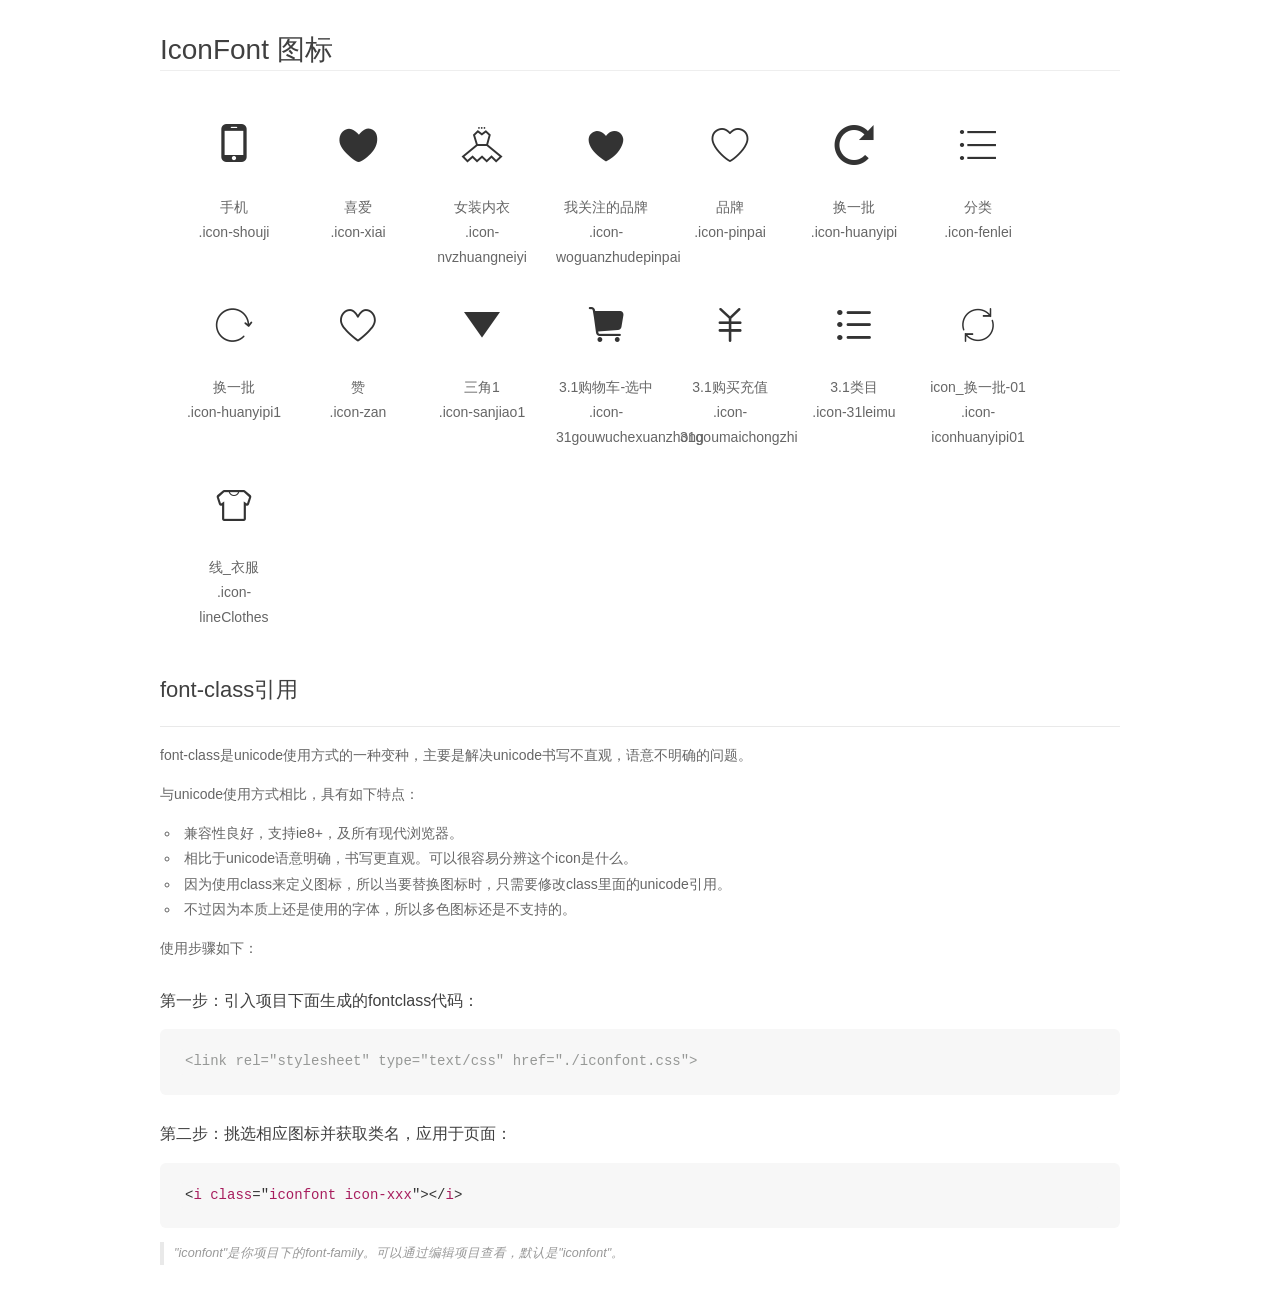
<file: font/demo_fontclass.html>
<!DOCTYPE html>
<html>
<head>
    <meta charset="utf-8"/>
    <title>IconFont</title>
    <link rel="stylesheet" href="demo.css">
    <link rel="stylesheet" href="iconfont.css">
</head>
<body>
    <div class="main markdown">
        <h1>IconFont 图标</h1>
        <ul class="icon_lists clear">
            
                <li>
                <i class="icon iconfont icon-shouji"></i>
                    <div class="name">手机</div>
                    <div class="fontclass">.icon-shouji</div>
                </li>
            
                <li>
                <i class="icon iconfont icon-xiai"></i>
                    <div class="name">喜爱</div>
                    <div class="fontclass">.icon-xiai</div>
                </li>
            
                <li>
                <i class="icon iconfont icon-nvzhuangneiyi"></i>
                    <div class="name">女装内衣</div>
                    <div class="fontclass">.icon-nvzhuangneiyi</div>
                </li>
            
                <li>
                <i class="icon iconfont icon-woguanzhudepinpai"></i>
                    <div class="name">我关注的品牌</div>
                    <div class="fontclass">.icon-woguanzhudepinpai</div>
                </li>
            
                <li>
                <i class="icon iconfont icon-pinpai"></i>
                    <div class="name">品牌</div>
                    <div class="fontclass">.icon-pinpai</div>
                </li>
            
                <li>
                <i class="icon iconfont icon-huanyipi"></i>
                    <div class="name">换一批</div>
                    <div class="fontclass">.icon-huanyipi</div>
                </li>
            
                <li>
                <i class="icon iconfont icon-fenlei"></i>
                    <div class="name">分类</div>
                    <div class="fontclass">.icon-fenlei</div>
                </li>
            
                <li>
                <i class="icon iconfont icon-huanyipi1"></i>
                    <div class="name">换一批</div>
                    <div class="fontclass">.icon-huanyipi1</div>
                </li>
            
                <li>
                <i class="icon iconfont icon-zan"></i>
                    <div class="name">赞</div>
                    <div class="fontclass">.icon-zan</div>
                </li>
            
                <li>
                <i class="icon iconfont icon-sanjiao1"></i>
                    <div class="name">三角1</div>
                    <div class="fontclass">.icon-sanjiao1</div>
                </li>
            
                <li>
                <i class="icon iconfont icon-31gouwuchexuanzhong"></i>
                    <div class="name">3.1购物车-选中</div>
                    <div class="fontclass">.icon-31gouwuchexuanzhong</div>
                </li>
            
                <li>
                <i class="icon iconfont icon-31goumaichongzhi"></i>
                    <div class="name">3.1购买充值</div>
                    <div class="fontclass">.icon-31goumaichongzhi</div>
                </li>
            
                <li>
                <i class="icon iconfont icon-31leimu"></i>
                    <div class="name">3.1类目</div>
                    <div class="fontclass">.icon-31leimu</div>
                </li>
            
                <li>
                <i class="icon iconfont icon-iconhuanyipi01"></i>
                    <div class="name">icon_换一批-01</div>
                    <div class="fontclass">.icon-iconhuanyipi01</div>
                </li>
            
                <li>
                <i class="icon iconfont icon-lineClothes"></i>
                    <div class="name">线_衣服</div>
                    <div class="fontclass">.icon-lineClothes</div>
                </li>
            
        </ul>

        <h2 id="font-class-">font-class引用</h2>
        <hr>

        <p>font-class是unicode使用方式的一种变种，主要是解决unicode书写不直观，语意不明确的问题。</p>
        <p>与unicode使用方式相比，具有如下特点：</p>
        <ul>
        <li>兼容性良好，支持ie8+，及所有现代浏览器。</li>
        <li>相比于unicode语意明确，书写更直观。可以很容易分辨这个icon是什么。</li>
        <li>因为使用class来定义图标，所以当要替换图标时，只需要修改class里面的unicode引用。</li>
        <li>不过因为本质上还是使用的字体，所以多色图标还是不支持的。</li>
        </ul>
        <p>使用步骤如下：</p>
        <h3 id="-fontclass-">第一步：引入项目下面生成的fontclass代码：</h3>


        <pre><code class="lang-js hljs javascript"><span class="hljs-comment">&lt;link rel="stylesheet" type="text/css" href="./iconfont.css"&gt;</span></code></pre>
        <h3 id="-">第二步：挑选相应图标并获取类名，应用于页面：</h3>
        <pre><code class="lang-css hljs">&lt;<span class="hljs-selector-tag">i</span> <span class="hljs-selector-tag">class</span>="<span class="hljs-selector-tag">iconfont</span> <span class="hljs-selector-tag">icon-xxx</span>"&gt;&lt;/<span class="hljs-selector-tag">i</span>&gt;</code></pre>
        <blockquote>
        <p>"iconfont"是你项目下的font-family。可以通过编辑项目查看，默认是"iconfont"。</p>
        </blockquote>
    </div>
</body>
</html>
</file>
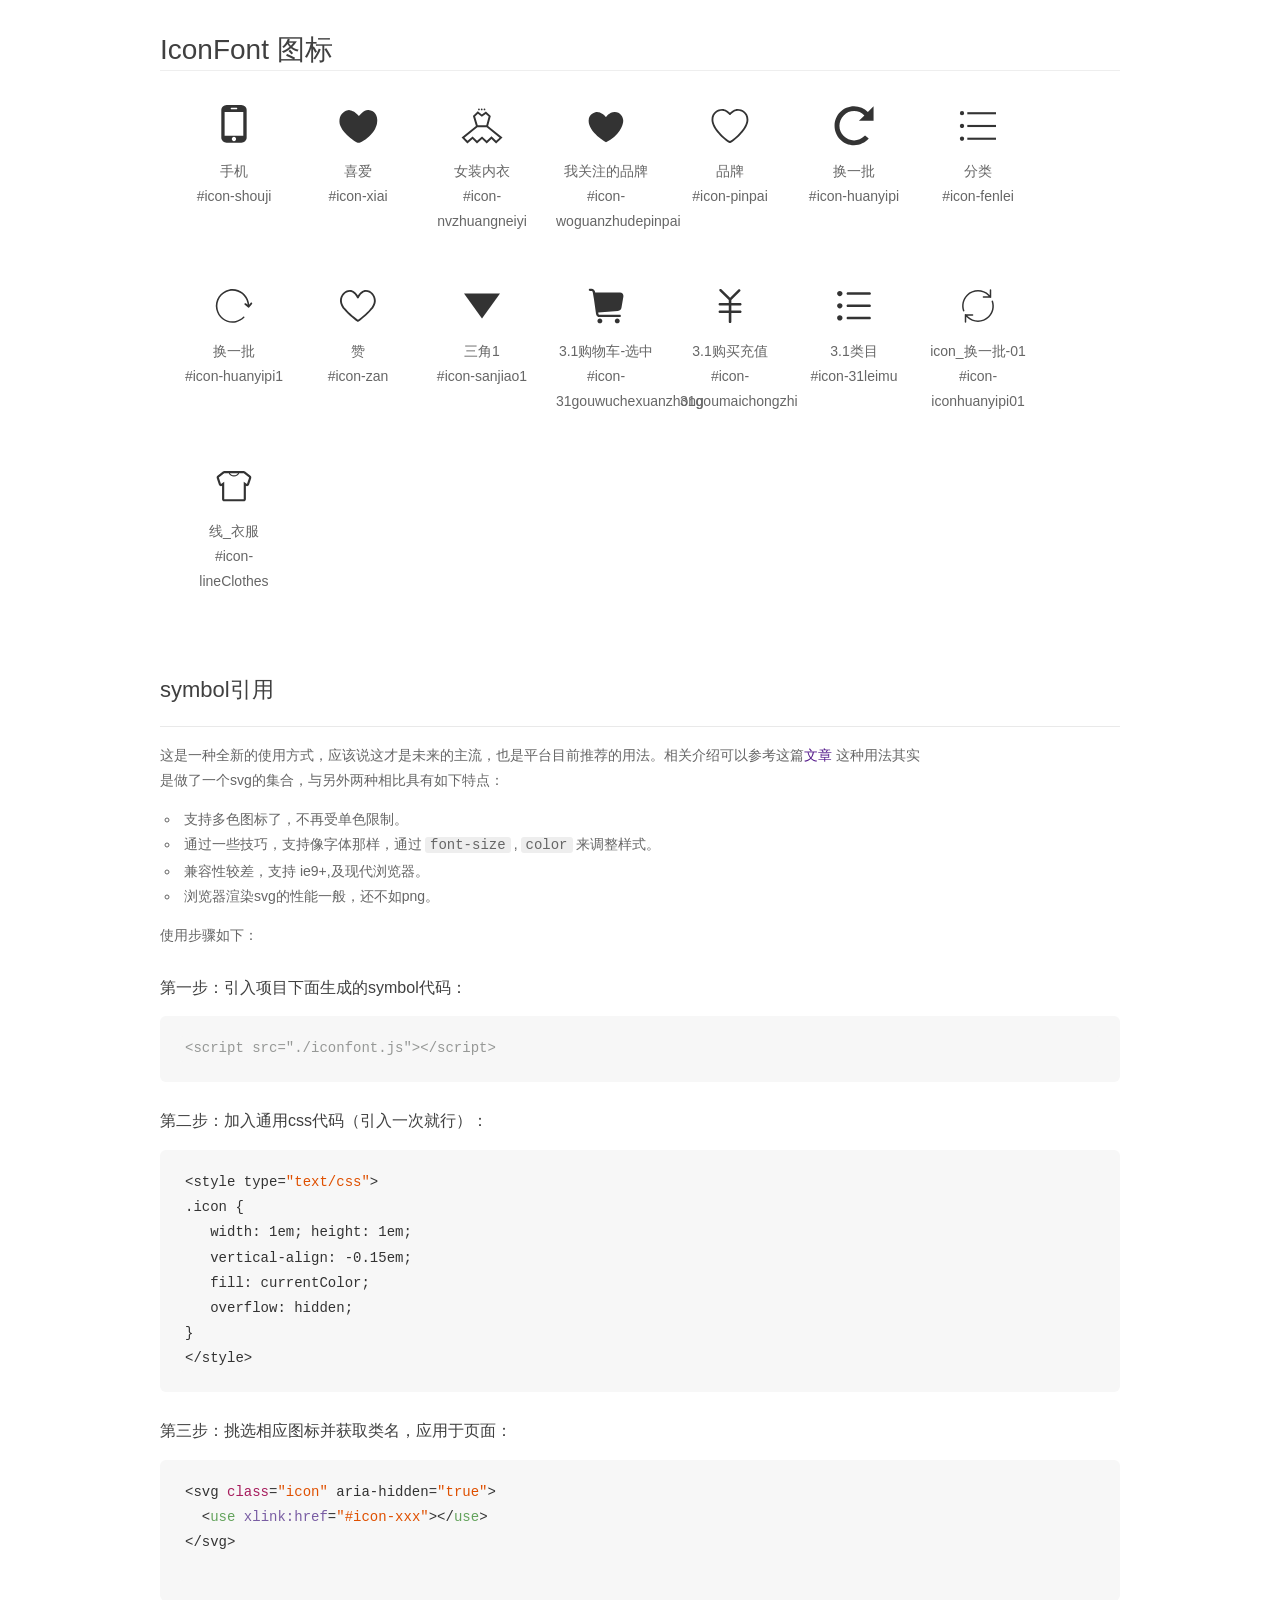
<file: font/demo_symbol.html>
<!DOCTYPE html>
<html>
<head>
    <meta charset="utf-8"/>
    <title>IconFont</title>
    <link rel="stylesheet" href="demo.css">
    <script src="iconfont.js"></script>

    <style type="text/css">
        .icon {
          /* 通过设置 font-size 来改变图标大小 */
          width: 1em; height: 1em;
          /* 图标和文字相邻时，垂直对齐 */
          vertical-align: -0.15em;
          /* 通过设置 color 来改变 SVG 的颜色/fill */
          fill: currentColor;
          /* path 和 stroke 溢出 viewBox 部分在 IE 下会显示
             normalize.css 中也包含这行 */
          overflow: hidden;
        }

    </style>
</head>
<body>
    <div class="main markdown">
        <h1>IconFont 图标</h1>
        <ul class="icon_lists clear">
            
                <li>
                    <svg class="icon" aria-hidden="true">
                        <use xlink:href="#icon-shouji"></use>
                    </svg>
                    <div class="name">手机</div>
                    <div class="fontclass">#icon-shouji</div>
                </li>
            
                <li>
                    <svg class="icon" aria-hidden="true">
                        <use xlink:href="#icon-xiai"></use>
                    </svg>
                    <div class="name">喜爱</div>
                    <div class="fontclass">#icon-xiai</div>
                </li>
            
                <li>
                    <svg class="icon" aria-hidden="true">
                        <use xlink:href="#icon-nvzhuangneiyi"></use>
                    </svg>
                    <div class="name">女装内衣</div>
                    <div class="fontclass">#icon-nvzhuangneiyi</div>
                </li>
            
                <li>
                    <svg class="icon" aria-hidden="true">
                        <use xlink:href="#icon-woguanzhudepinpai"></use>
                    </svg>
                    <div class="name">我关注的品牌</div>
                    <div class="fontclass">#icon-woguanzhudepinpai</div>
                </li>
            
                <li>
                    <svg class="icon" aria-hidden="true">
                        <use xlink:href="#icon-pinpai"></use>
                    </svg>
                    <div class="name">品牌</div>
                    <div class="fontclass">#icon-pinpai</div>
                </li>
            
                <li>
                    <svg class="icon" aria-hidden="true">
                        <use xlink:href="#icon-huanyipi"></use>
                    </svg>
                    <div class="name">换一批</div>
                    <div class="fontclass">#icon-huanyipi</div>
                </li>
            
                <li>
                    <svg class="icon" aria-hidden="true">
                        <use xlink:href="#icon-fenlei"></use>
                    </svg>
                    <div class="name">分类</div>
                    <div class="fontclass">#icon-fenlei</div>
                </li>
            
                <li>
                    <svg class="icon" aria-hidden="true">
                        <use xlink:href="#icon-huanyipi1"></use>
                    </svg>
                    <div class="name">换一批</div>
                    <div class="fontclass">#icon-huanyipi1</div>
                </li>
            
                <li>
                    <svg class="icon" aria-hidden="true">
                        <use xlink:href="#icon-zan"></use>
                    </svg>
                    <div class="name">赞</div>
                    <div class="fontclass">#icon-zan</div>
                </li>
            
                <li>
                    <svg class="icon" aria-hidden="true">
                        <use xlink:href="#icon-sanjiao1"></use>
                    </svg>
                    <div class="name">三角1</div>
                    <div class="fontclass">#icon-sanjiao1</div>
                </li>
            
                <li>
                    <svg class="icon" aria-hidden="true">
                        <use xlink:href="#icon-31gouwuchexuanzhong"></use>
                    </svg>
                    <div class="name">3.1购物车-选中</div>
                    <div class="fontclass">#icon-31gouwuchexuanzhong</div>
                </li>
            
                <li>
                    <svg class="icon" aria-hidden="true">
                        <use xlink:href="#icon-31goumaichongzhi"></use>
                    </svg>
                    <div class="name">3.1购买充值</div>
                    <div class="fontclass">#icon-31goumaichongzhi</div>
                </li>
            
                <li>
                    <svg class="icon" aria-hidden="true">
                        <use xlink:href="#icon-31leimu"></use>
                    </svg>
                    <div class="name">3.1类目</div>
                    <div class="fontclass">#icon-31leimu</div>
                </li>
            
                <li>
                    <svg class="icon" aria-hidden="true">
                        <use xlink:href="#icon-iconhuanyipi01"></use>
                    </svg>
                    <div class="name">icon_换一批-01</div>
                    <div class="fontclass">#icon-iconhuanyipi01</div>
                </li>
            
                <li>
                    <svg class="icon" aria-hidden="true">
                        <use xlink:href="#icon-lineClothes"></use>
                    </svg>
                    <div class="name">线_衣服</div>
                    <div class="fontclass">#icon-lineClothes</div>
                </li>
            
        </ul>


        <h2 id="symbol-">symbol引用</h2>
        <hr>

        <p>这是一种全新的使用方式，应该说这才是未来的主流，也是平台目前推荐的用法。相关介绍可以参考这篇<a href="">文章</a>
        这种用法其实是做了一个svg的集合，与另外两种相比具有如下特点：</p>
        <ul>
          <li>支持多色图标了，不再受单色限制。</li>
          <li>通过一些技巧，支持像字体那样，通过<code>font-size</code>,<code>color</code>来调整样式。</li>
          <li>兼容性较差，支持 ie9+,及现代浏览器。</li>
          <li>浏览器渲染svg的性能一般，还不如png。</li>
        </ul>
        <p>使用步骤如下：</p>
        <h3 id="-symbol-">第一步：引入项目下面生成的symbol代码：</h3>
        <pre><code class="lang-js hljs javascript"><span class="hljs-comment">&lt;script src="./iconfont.js"&gt;&lt;/script&gt;</span></code></pre>
        <h3 id="-css-">第二步：加入通用css代码（引入一次就行）：</h3>
        <pre><code class="lang-js hljs javascript">&lt;style type=<span class="hljs-string">"text/css"</span>&gt;
.icon {
   width: <span class="hljs-number">1</span>em; height: <span class="hljs-number">1</span>em;
   vertical-align: <span class="hljs-number">-0.15</span>em;
   fill: currentColor;
   overflow: hidden;
}
&lt;<span class="hljs-regexp">/style&gt;</span></code></pre>
        <h3 id="-">第三步：挑选相应图标并获取类名，应用于页面：</h3>
        <pre><code class="lang-js hljs javascript">&lt;svg <span class="hljs-class"><span class="hljs-keyword">class</span></span>=<span class="hljs-string">"icon"</span> aria-hidden=<span class="hljs-string">"true"</span>&gt;<span class="xml"><span class="hljs-tag">
  &lt;<span class="hljs-name">use</span> <span class="hljs-attr">xlink:href</span>=<span class="hljs-string">"#icon-xxx"</span>&gt;</span><span class="hljs-tag">&lt;/<span class="hljs-name">use</span>&gt;</span>
</span>&lt;<span class="hljs-regexp">/svg&gt;
        </span></code></pre>
    </div>
</body>
</html>
</file>
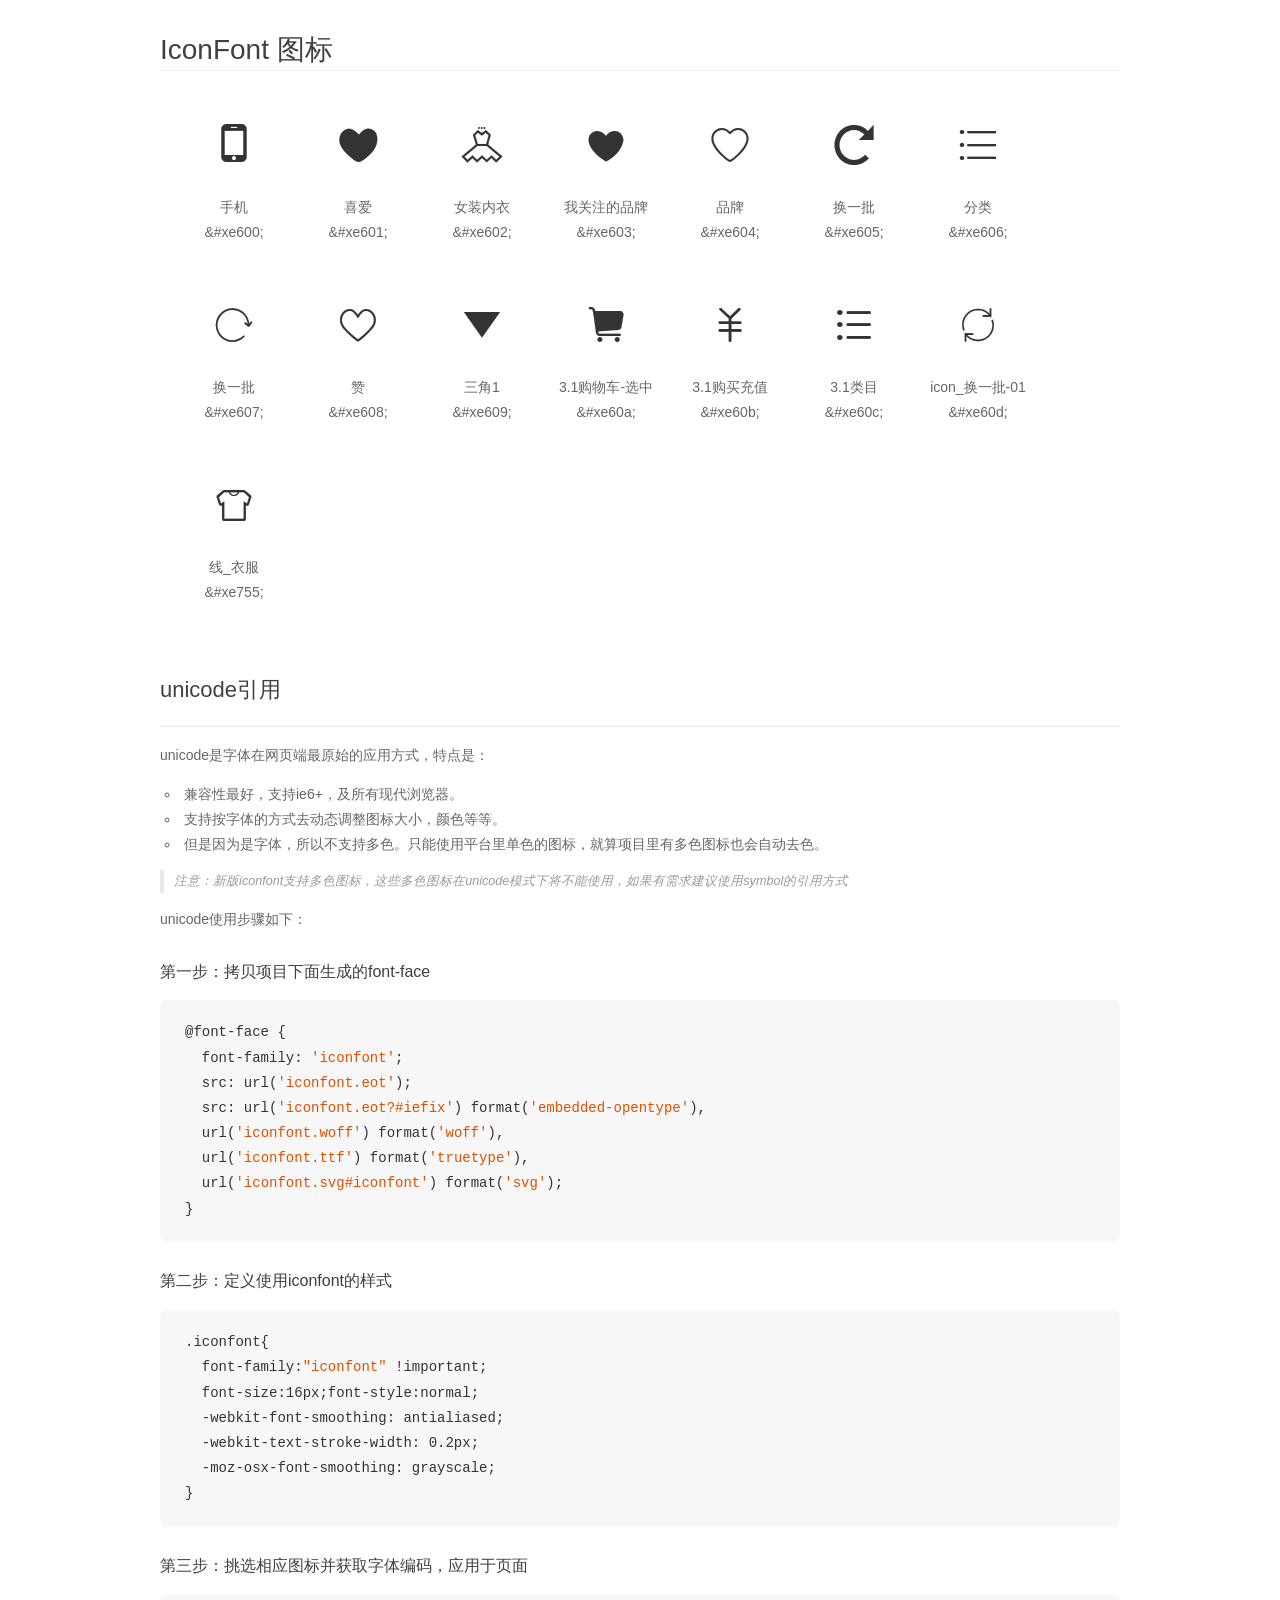
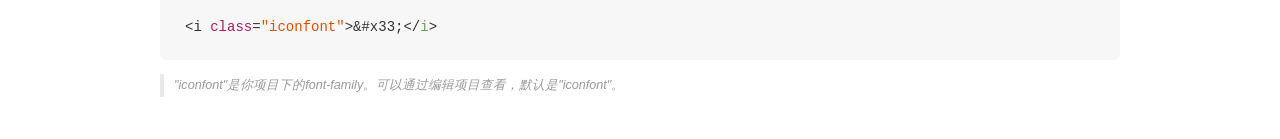
<file: font/demo_unicode.html>
<!DOCTYPE html>
<html>
<head>
    <meta charset="utf-8"/>
    <title>IconFont</title>
    <link rel="stylesheet" href="demo.css">

    <style type="text/css">

        @font-face {font-family: "iconfont";
          src: url('iconfont.eot'); /* IE9*/
          src: url('iconfont.eot#iefix') format('embedded-opentype'), /* IE6-IE8 */
          url('iconfont.woff') format('woff'), /* chrome, firefox */
          url('iconfont.ttf') format('truetype'), /* chrome, firefox, opera, Safari, Android, iOS 4.2+*/
          url('iconfont.svg#iconfont') format('svg'); /* iOS 4.1- */
        }

        .iconfont {
          font-family:"iconfont" !important;
          font-size:16px;
          font-style:normal;
          -webkit-font-smoothing: antialiased;
          -webkit-text-stroke-width: 0.2px;
          -moz-osx-font-smoothing: grayscale;
        }

    </style>
</head>
<body>
    <div class="main markdown">
        <h1>IconFont 图标</h1>
        <ul class="icon_lists clear">
            
                <li>
                <i class="icon iconfont">&#xe600;</i>
                    <div class="name">手机</div>
                    <div class="code">&amp;#xe600;</div>
                </li>
            
                <li>
                <i class="icon iconfont">&#xe601;</i>
                    <div class="name">喜爱</div>
                    <div class="code">&amp;#xe601;</div>
                </li>
            
                <li>
                <i class="icon iconfont">&#xe602;</i>
                    <div class="name">女装内衣</div>
                    <div class="code">&amp;#xe602;</div>
                </li>
            
                <li>
                <i class="icon iconfont">&#xe603;</i>
                    <div class="name">我关注的品牌</div>
                    <div class="code">&amp;#xe603;</div>
                </li>
            
                <li>
                <i class="icon iconfont">&#xe604;</i>
                    <div class="name">品牌</div>
                    <div class="code">&amp;#xe604;</div>
                </li>
            
                <li>
                <i class="icon iconfont">&#xe605;</i>
                    <div class="name">换一批</div>
                    <div class="code">&amp;#xe605;</div>
                </li>
            
                <li>
                <i class="icon iconfont">&#xe606;</i>
                    <div class="name">分类</div>
                    <div class="code">&amp;#xe606;</div>
                </li>
            
                <li>
                <i class="icon iconfont">&#xe607;</i>
                    <div class="name">换一批</div>
                    <div class="code">&amp;#xe607;</div>
                </li>
            
                <li>
                <i class="icon iconfont">&#xe608;</i>
                    <div class="name">赞</div>
                    <div class="code">&amp;#xe608;</div>
                </li>
            
                <li>
                <i class="icon iconfont">&#xe609;</i>
                    <div class="name">三角1</div>
                    <div class="code">&amp;#xe609;</div>
                </li>
            
                <li>
                <i class="icon iconfont">&#xe60a;</i>
                    <div class="name">3.1购物车-选中</div>
                    <div class="code">&amp;#xe60a;</div>
                </li>
            
                <li>
                <i class="icon iconfont">&#xe60b;</i>
                    <div class="name">3.1购买充值</div>
                    <div class="code">&amp;#xe60b;</div>
                </li>
            
                <li>
                <i class="icon iconfont">&#xe60c;</i>
                    <div class="name">3.1类目</div>
                    <div class="code">&amp;#xe60c;</div>
                </li>
            
                <li>
                <i class="icon iconfont">&#xe60d;</i>
                    <div class="name">icon_换一批-01</div>
                    <div class="code">&amp;#xe60d;</div>
                </li>
            
                <li>
                <i class="icon iconfont">&#xe755;</i>
                    <div class="name">线_衣服</div>
                    <div class="code">&amp;#xe755;</div>
                </li>
            
        </ul>
        <h2 id="unicode-">unicode引用</h2>
        <hr>

        <p>unicode是字体在网页端最原始的应用方式，特点是：</p>
        <ul>
        <li>兼容性最好，支持ie6+，及所有现代浏览器。</li>
        <li>支持按字体的方式去动态调整图标大小，颜色等等。</li>
        <li>但是因为是字体，所以不支持多色。只能使用平台里单色的图标，就算项目里有多色图标也会自动去色。</li>
        </ul>
        <blockquote>
        <p>注意：新版iconfont支持多色图标，这些多色图标在unicode模式下将不能使用，如果有需求建议使用symbol的引用方式</p>
        </blockquote>
        <p>unicode使用步骤如下：</p>
        <h3 id="-font-face">第一步：拷贝项目下面生成的font-face</h3>
        <pre><code class="lang-js hljs javascript">@font-face {
  font-family: <span class="hljs-string">'iconfont'</span>;
  src: url(<span class="hljs-string">'iconfont.eot'</span>);
  src: url(<span class="hljs-string">'iconfont.eot?#iefix'</span>) format(<span class="hljs-string">'embedded-opentype'</span>),
  url(<span class="hljs-string">'iconfont.woff'</span>) format(<span class="hljs-string">'woff'</span>),
  url(<span class="hljs-string">'iconfont.ttf'</span>) format(<span class="hljs-string">'truetype'</span>),
  url(<span class="hljs-string">'iconfont.svg#iconfont'</span>) format(<span class="hljs-string">'svg'</span>);
}
</code></pre>
        <h3 id="-iconfont-">第二步：定义使用iconfont的样式</h3>
        <pre><code class="lang-js hljs javascript">.iconfont{
  font-family:<span class="hljs-string">"iconfont"</span> !important;
  font-size:<span class="hljs-number">16</span>px;font-style:normal;
  -webkit-font-smoothing: antialiased;
  -webkit-text-stroke-width: <span class="hljs-number">0.2</span>px;
  -moz-osx-font-smoothing: grayscale;
}
</code></pre>
        <h3 id="-">第三步：挑选相应图标并获取字体编码，应用于页面</h3>
        <pre><code class="lang-js hljs javascript">&lt;i <span class="hljs-class"><span class="hljs-keyword">class</span></span>=<span class="hljs-string">"iconfont"</span>&gt;&amp;#x33;<span class="xml"><span class="hljs-tag">&lt;/<span class="hljs-name">i</span>&gt;</span></span></code></pre>

        <blockquote>
        <p>"iconfont"是你项目下的font-family。可以通过编辑项目查看，默认是"iconfont"。</p>
        </blockquote>
    </div>


</body>
</html>
</file>
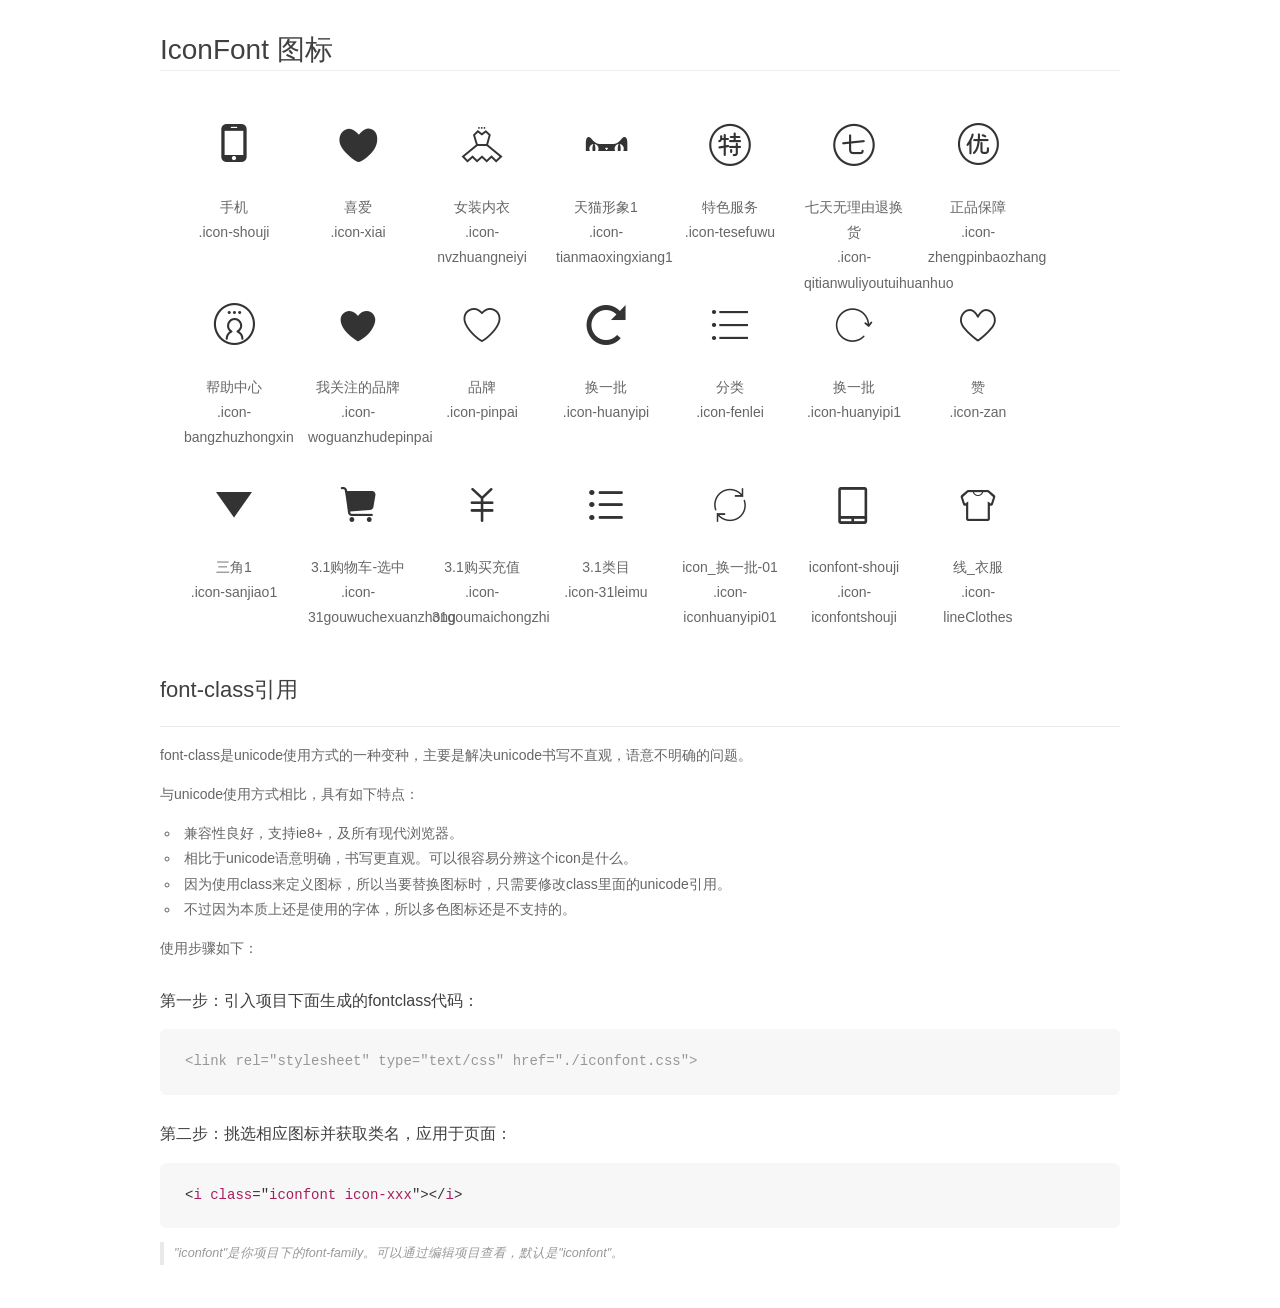
<file: font1/demo_fontclass.html>
<!DOCTYPE html>
<html>
<head>
    <meta charset="utf-8"/>
    <title>IconFont</title>
    <link rel="stylesheet" href="demo.css">
    <link rel="stylesheet" href="iconfont.css">
</head>
<body>
    <div class="main markdown">
        <h1>IconFont 图标</h1>
        <ul class="icon_lists clear">
            
                <li>
                <i class="icon iconfont icon-shouji"></i>
                    <div class="name">手机</div>
                    <div class="fontclass">.icon-shouji</div>
                </li>
            
                <li>
                <i class="icon iconfont icon-xiai"></i>
                    <div class="name">喜爱</div>
                    <div class="fontclass">.icon-xiai</div>
                </li>
            
                <li>
                <i class="icon iconfont icon-nvzhuangneiyi"></i>
                    <div class="name">女装内衣</div>
                    <div class="fontclass">.icon-nvzhuangneiyi</div>
                </li>
            
                <li>
                <i class="icon iconfont icon-tianmaoxingxiang1"></i>
                    <div class="name">天猫形象1</div>
                    <div class="fontclass">.icon-tianmaoxingxiang1</div>
                </li>
            
                <li>
                <i class="icon iconfont icon-tesefuwu"></i>
                    <div class="name">特色服务</div>
                    <div class="fontclass">.icon-tesefuwu</div>
                </li>
            
                <li>
                <i class="icon iconfont icon-qitianwuliyoutuihuanhuo"></i>
                    <div class="name">七天无理由退换货</div>
                    <div class="fontclass">.icon-qitianwuliyoutuihuanhuo</div>
                </li>
            
                <li>
                <i class="icon iconfont icon-zhengpinbaozhang"></i>
                    <div class="name">正品保障</div>
                    <div class="fontclass">.icon-zhengpinbaozhang</div>
                </li>
            
                <li>
                <i class="icon iconfont icon-bangzhuzhongxin"></i>
                    <div class="name">帮助中心</div>
                    <div class="fontclass">.icon-bangzhuzhongxin</div>
                </li>
            
                <li>
                <i class="icon iconfont icon-woguanzhudepinpai"></i>
                    <div class="name">我关注的品牌</div>
                    <div class="fontclass">.icon-woguanzhudepinpai</div>
                </li>
            
                <li>
                <i class="icon iconfont icon-pinpai"></i>
                    <div class="name">品牌</div>
                    <div class="fontclass">.icon-pinpai</div>
                </li>
            
                <li>
                <i class="icon iconfont icon-huanyipi"></i>
                    <div class="name">换一批</div>
                    <div class="fontclass">.icon-huanyipi</div>
                </li>
            
                <li>
                <i class="icon iconfont icon-fenlei"></i>
                    <div class="name">分类</div>
                    <div class="fontclass">.icon-fenlei</div>
                </li>
            
                <li>
                <i class="icon iconfont icon-huanyipi1"></i>
                    <div class="name">换一批</div>
                    <div class="fontclass">.icon-huanyipi1</div>
                </li>
            
                <li>
                <i class="icon iconfont icon-zan"></i>
                    <div class="name">赞</div>
                    <div class="fontclass">.icon-zan</div>
                </li>
            
                <li>
                <i class="icon iconfont icon-sanjiao1"></i>
                    <div class="name">三角1</div>
                    <div class="fontclass">.icon-sanjiao1</div>
                </li>
            
                <li>
                <i class="icon iconfont icon-31gouwuchexuanzhong"></i>
                    <div class="name">3.1购物车-选中</div>
                    <div class="fontclass">.icon-31gouwuchexuanzhong</div>
                </li>
            
                <li>
                <i class="icon iconfont icon-31goumaichongzhi"></i>
                    <div class="name">3.1购买充值</div>
                    <div class="fontclass">.icon-31goumaichongzhi</div>
                </li>
            
                <li>
                <i class="icon iconfont icon-31leimu"></i>
                    <div class="name">3.1类目</div>
                    <div class="fontclass">.icon-31leimu</div>
                </li>
            
                <li>
                <i class="icon iconfont icon-iconhuanyipi01"></i>
                    <div class="name">icon_换一批-01</div>
                    <div class="fontclass">.icon-iconhuanyipi01</div>
                </li>
            
                <li>
                <i class="icon iconfont icon-iconfontshouji"></i>
                    <div class="name">iconfont-shouji</div>
                    <div class="fontclass">.icon-iconfontshouji</div>
                </li>
            
                <li>
                <i class="icon iconfont icon-lineClothes"></i>
                    <div class="name">线_衣服</div>
                    <div class="fontclass">.icon-lineClothes</div>
                </li>
            
        </ul>

        <h2 id="font-class-">font-class引用</h2>
        <hr>

        <p>font-class是unicode使用方式的一种变种，主要是解决unicode书写不直观，语意不明确的问题。</p>
        <p>与unicode使用方式相比，具有如下特点：</p>
        <ul>
        <li>兼容性良好，支持ie8+，及所有现代浏览器。</li>
        <li>相比于unicode语意明确，书写更直观。可以很容易分辨这个icon是什么。</li>
        <li>因为使用class来定义图标，所以当要替换图标时，只需要修改class里面的unicode引用。</li>
        <li>不过因为本质上还是使用的字体，所以多色图标还是不支持的。</li>
        </ul>
        <p>使用步骤如下：</p>
        <h3 id="-fontclass-">第一步：引入项目下面生成的fontclass代码：</h3>


        <pre><code class="lang-js hljs javascript"><span class="hljs-comment">&lt;link rel="stylesheet" type="text/css" href="./iconfont.css"&gt;</span></code></pre>
        <h3 id="-">第二步：挑选相应图标并获取类名，应用于页面：</h3>
        <pre><code class="lang-css hljs">&lt;<span class="hljs-selector-tag">i</span> <span class="hljs-selector-tag">class</span>="<span class="hljs-selector-tag">iconfont</span> <span class="hljs-selector-tag">icon-xxx</span>"&gt;&lt;/<span class="hljs-selector-tag">i</span>&gt;</code></pre>
        <blockquote>
        <p>"iconfont"是你项目下的font-family。可以通过编辑项目查看，默认是"iconfont"。</p>
        </blockquote>
    </div>
</body>
</html>
</file>
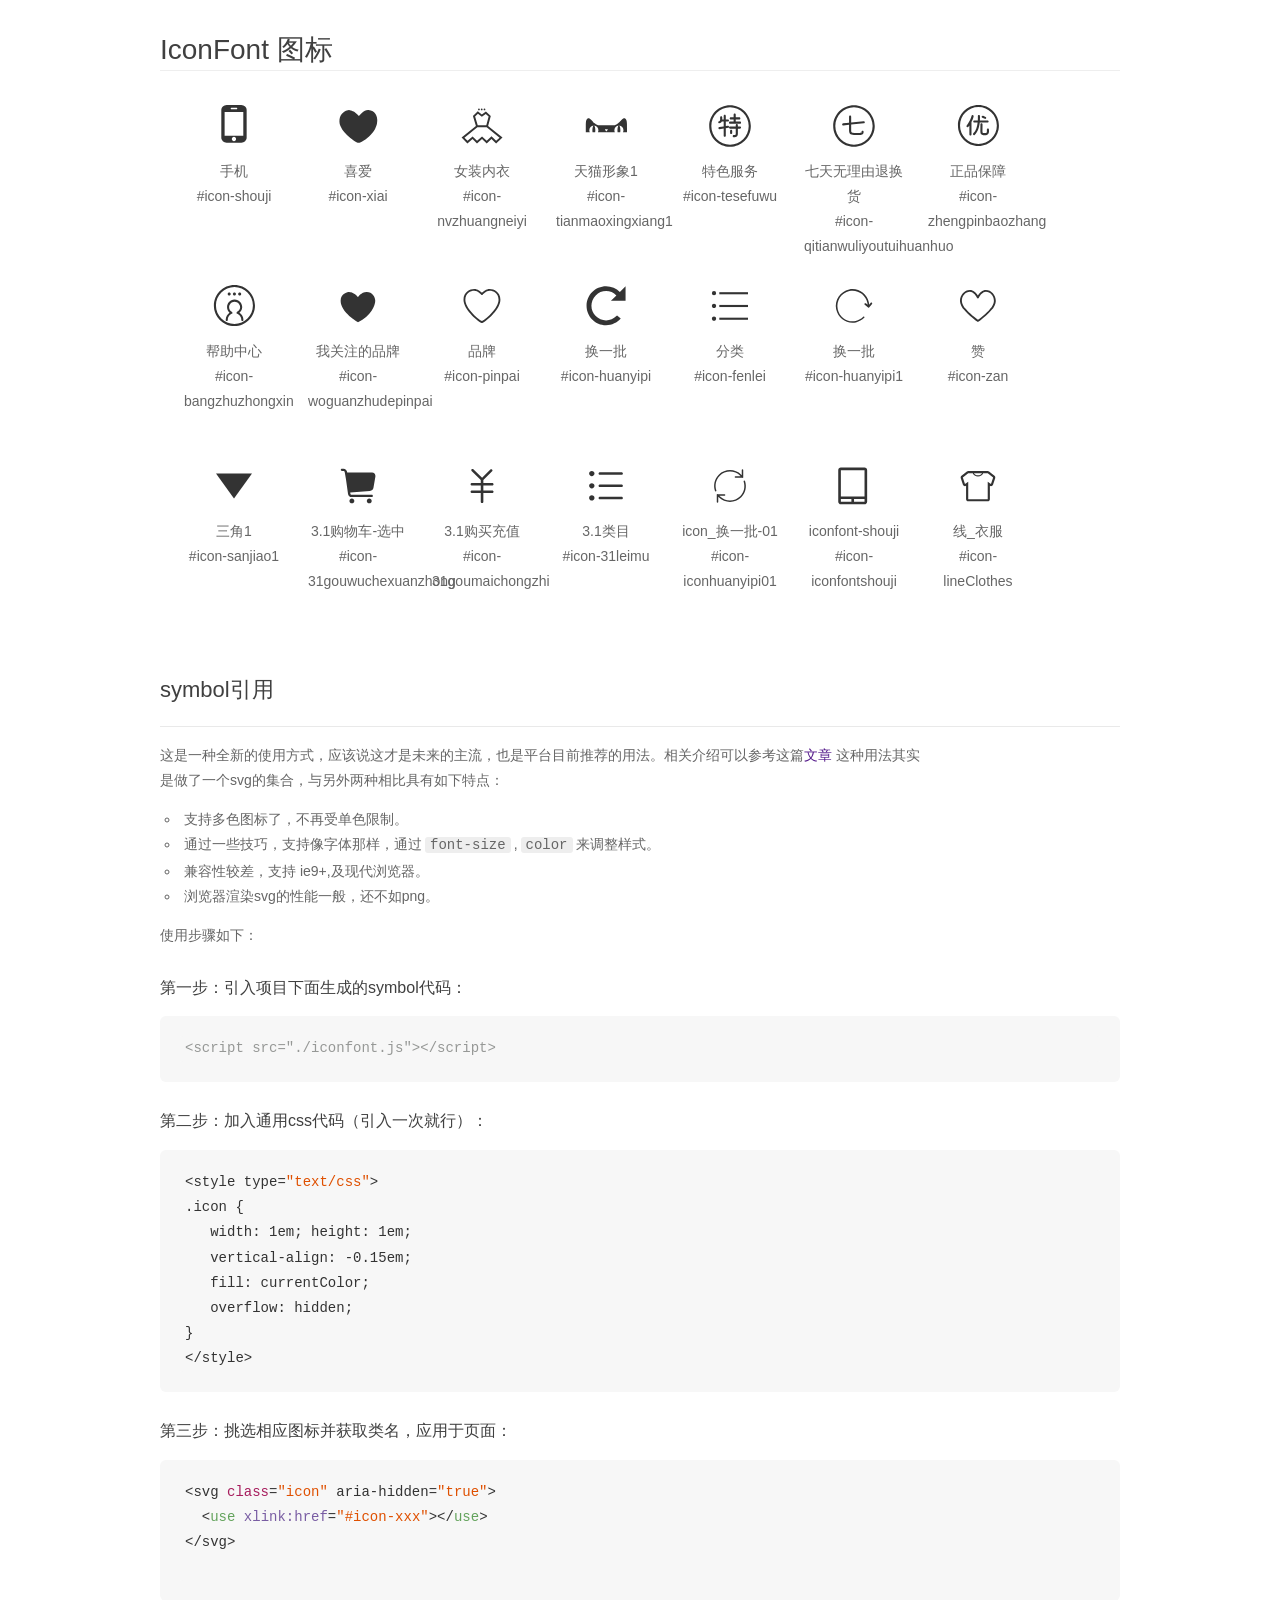
<file: font1/demo_symbol.html>
<!DOCTYPE html>
<html>
<head>
    <meta charset="utf-8"/>
    <title>IconFont</title>
    <link rel="stylesheet" href="demo.css">
    <script src="iconfont.js"></script>

    <style type="text/css">
        .icon {
          /* 通过设置 font-size 来改变图标大小 */
          width: 1em; height: 1em;
          /* 图标和文字相邻时，垂直对齐 */
          vertical-align: -0.15em;
          /* 通过设置 color 来改变 SVG 的颜色/fill */
          fill: currentColor;
          /* path 和 stroke 溢出 viewBox 部分在 IE 下会显示
             normalize.css 中也包含这行 */
          overflow: hidden;
        }

    </style>
</head>
<body>
    <div class="main markdown">
        <h1>IconFont 图标</h1>
        <ul class="icon_lists clear">
            
                <li>
                    <svg class="icon" aria-hidden="true">
                        <use xlink:href="#icon-shouji"></use>
                    </svg>
                    <div class="name">手机</div>
                    <div class="fontclass">#icon-shouji</div>
                </li>
            
                <li>
                    <svg class="icon" aria-hidden="true">
                        <use xlink:href="#icon-xiai"></use>
                    </svg>
                    <div class="name">喜爱</div>
                    <div class="fontclass">#icon-xiai</div>
                </li>
            
                <li>
                    <svg class="icon" aria-hidden="true">
                        <use xlink:href="#icon-nvzhuangneiyi"></use>
                    </svg>
                    <div class="name">女装内衣</div>
                    <div class="fontclass">#icon-nvzhuangneiyi</div>
                </li>
            
                <li>
                    <svg class="icon" aria-hidden="true">
                        <use xlink:href="#icon-tianmaoxingxiang1"></use>
                    </svg>
                    <div class="name">天猫形象1</div>
                    <div class="fontclass">#icon-tianmaoxingxiang1</div>
                </li>
            
                <li>
                    <svg class="icon" aria-hidden="true">
                        <use xlink:href="#icon-tesefuwu"></use>
                    </svg>
                    <div class="name">特色服务</div>
                    <div class="fontclass">#icon-tesefuwu</div>
                </li>
            
                <li>
                    <svg class="icon" aria-hidden="true">
                        <use xlink:href="#icon-qitianwuliyoutuihuanhuo"></use>
                    </svg>
                    <div class="name">七天无理由退换货</div>
                    <div class="fontclass">#icon-qitianwuliyoutuihuanhuo</div>
                </li>
            
                <li>
                    <svg class="icon" aria-hidden="true">
                        <use xlink:href="#icon-zhengpinbaozhang"></use>
                    </svg>
                    <div class="name">正品保障</div>
                    <div class="fontclass">#icon-zhengpinbaozhang</div>
                </li>
            
                <li>
                    <svg class="icon" aria-hidden="true">
                        <use xlink:href="#icon-bangzhuzhongxin"></use>
                    </svg>
                    <div class="name">帮助中心</div>
                    <div class="fontclass">#icon-bangzhuzhongxin</div>
                </li>
            
                <li>
                    <svg class="icon" aria-hidden="true">
                        <use xlink:href="#icon-woguanzhudepinpai"></use>
                    </svg>
                    <div class="name">我关注的品牌</div>
                    <div class="fontclass">#icon-woguanzhudepinpai</div>
                </li>
            
                <li>
                    <svg class="icon" aria-hidden="true">
                        <use xlink:href="#icon-pinpai"></use>
                    </svg>
                    <div class="name">品牌</div>
                    <div class="fontclass">#icon-pinpai</div>
                </li>
            
                <li>
                    <svg class="icon" aria-hidden="true">
                        <use xlink:href="#icon-huanyipi"></use>
                    </svg>
                    <div class="name">换一批</div>
                    <div class="fontclass">#icon-huanyipi</div>
                </li>
            
                <li>
                    <svg class="icon" aria-hidden="true">
                        <use xlink:href="#icon-fenlei"></use>
                    </svg>
                    <div class="name">分类</div>
                    <div class="fontclass">#icon-fenlei</div>
                </li>
            
                <li>
                    <svg class="icon" aria-hidden="true">
                        <use xlink:href="#icon-huanyipi1"></use>
                    </svg>
                    <div class="name">换一批</div>
                    <div class="fontclass">#icon-huanyipi1</div>
                </li>
            
                <li>
                    <svg class="icon" aria-hidden="true">
                        <use xlink:href="#icon-zan"></use>
                    </svg>
                    <div class="name">赞</div>
                    <div class="fontclass">#icon-zan</div>
                </li>
            
                <li>
                    <svg class="icon" aria-hidden="true">
                        <use xlink:href="#icon-sanjiao1"></use>
                    </svg>
                    <div class="name">三角1</div>
                    <div class="fontclass">#icon-sanjiao1</div>
                </li>
            
                <li>
                    <svg class="icon" aria-hidden="true">
                        <use xlink:href="#icon-31gouwuchexuanzhong"></use>
                    </svg>
                    <div class="name">3.1购物车-选中</div>
                    <div class="fontclass">#icon-31gouwuchexuanzhong</div>
                </li>
            
                <li>
                    <svg class="icon" aria-hidden="true">
                        <use xlink:href="#icon-31goumaichongzhi"></use>
                    </svg>
                    <div class="name">3.1购买充值</div>
                    <div class="fontclass">#icon-31goumaichongzhi</div>
                </li>
            
                <li>
                    <svg class="icon" aria-hidden="true">
                        <use xlink:href="#icon-31leimu"></use>
                    </svg>
                    <div class="name">3.1类目</div>
                    <div class="fontclass">#icon-31leimu</div>
                </li>
            
                <li>
                    <svg class="icon" aria-hidden="true">
                        <use xlink:href="#icon-iconhuanyipi01"></use>
                    </svg>
                    <div class="name">icon_换一批-01</div>
                    <div class="fontclass">#icon-iconhuanyipi01</div>
                </li>
            
                <li>
                    <svg class="icon" aria-hidden="true">
                        <use xlink:href="#icon-iconfontshouji"></use>
                    </svg>
                    <div class="name">iconfont-shouji</div>
                    <div class="fontclass">#icon-iconfontshouji</div>
                </li>
            
                <li>
                    <svg class="icon" aria-hidden="true">
                        <use xlink:href="#icon-lineClothes"></use>
                    </svg>
                    <div class="name">线_衣服</div>
                    <div class="fontclass">#icon-lineClothes</div>
                </li>
            
        </ul>


        <h2 id="symbol-">symbol引用</h2>
        <hr>

        <p>这是一种全新的使用方式，应该说这才是未来的主流，也是平台目前推荐的用法。相关介绍可以参考这篇<a href="">文章</a>
        这种用法其实是做了一个svg的集合，与另外两种相比具有如下特点：</p>
        <ul>
          <li>支持多色图标了，不再受单色限制。</li>
          <li>通过一些技巧，支持像字体那样，通过<code>font-size</code>,<code>color</code>来调整样式。</li>
          <li>兼容性较差，支持 ie9+,及现代浏览器。</li>
          <li>浏览器渲染svg的性能一般，还不如png。</li>
        </ul>
        <p>使用步骤如下：</p>
        <h3 id="-symbol-">第一步：引入项目下面生成的symbol代码：</h3>
        <pre><code class="lang-js hljs javascript"><span class="hljs-comment">&lt;script src="./iconfont.js"&gt;&lt;/script&gt;</span></code></pre>
        <h3 id="-css-">第二步：加入通用css代码（引入一次就行）：</h3>
        <pre><code class="lang-js hljs javascript">&lt;style type=<span class="hljs-string">"text/css"</span>&gt;
.icon {
   width: <span class="hljs-number">1</span>em; height: <span class="hljs-number">1</span>em;
   vertical-align: <span class="hljs-number">-0.15</span>em;
   fill: currentColor;
   overflow: hidden;
}
&lt;<span class="hljs-regexp">/style&gt;</span></code></pre>
        <h3 id="-">第三步：挑选相应图标并获取类名，应用于页面：</h3>
        <pre><code class="lang-js hljs javascript">&lt;svg <span class="hljs-class"><span class="hljs-keyword">class</span></span>=<span class="hljs-string">"icon"</span> aria-hidden=<span class="hljs-string">"true"</span>&gt;<span class="xml"><span class="hljs-tag">
  &lt;<span class="hljs-name">use</span> <span class="hljs-attr">xlink:href</span>=<span class="hljs-string">"#icon-xxx"</span>&gt;</span><span class="hljs-tag">&lt;/<span class="hljs-name">use</span>&gt;</span>
</span>&lt;<span class="hljs-regexp">/svg&gt;
        </span></code></pre>
    </div>
</body>
</html>
</file>
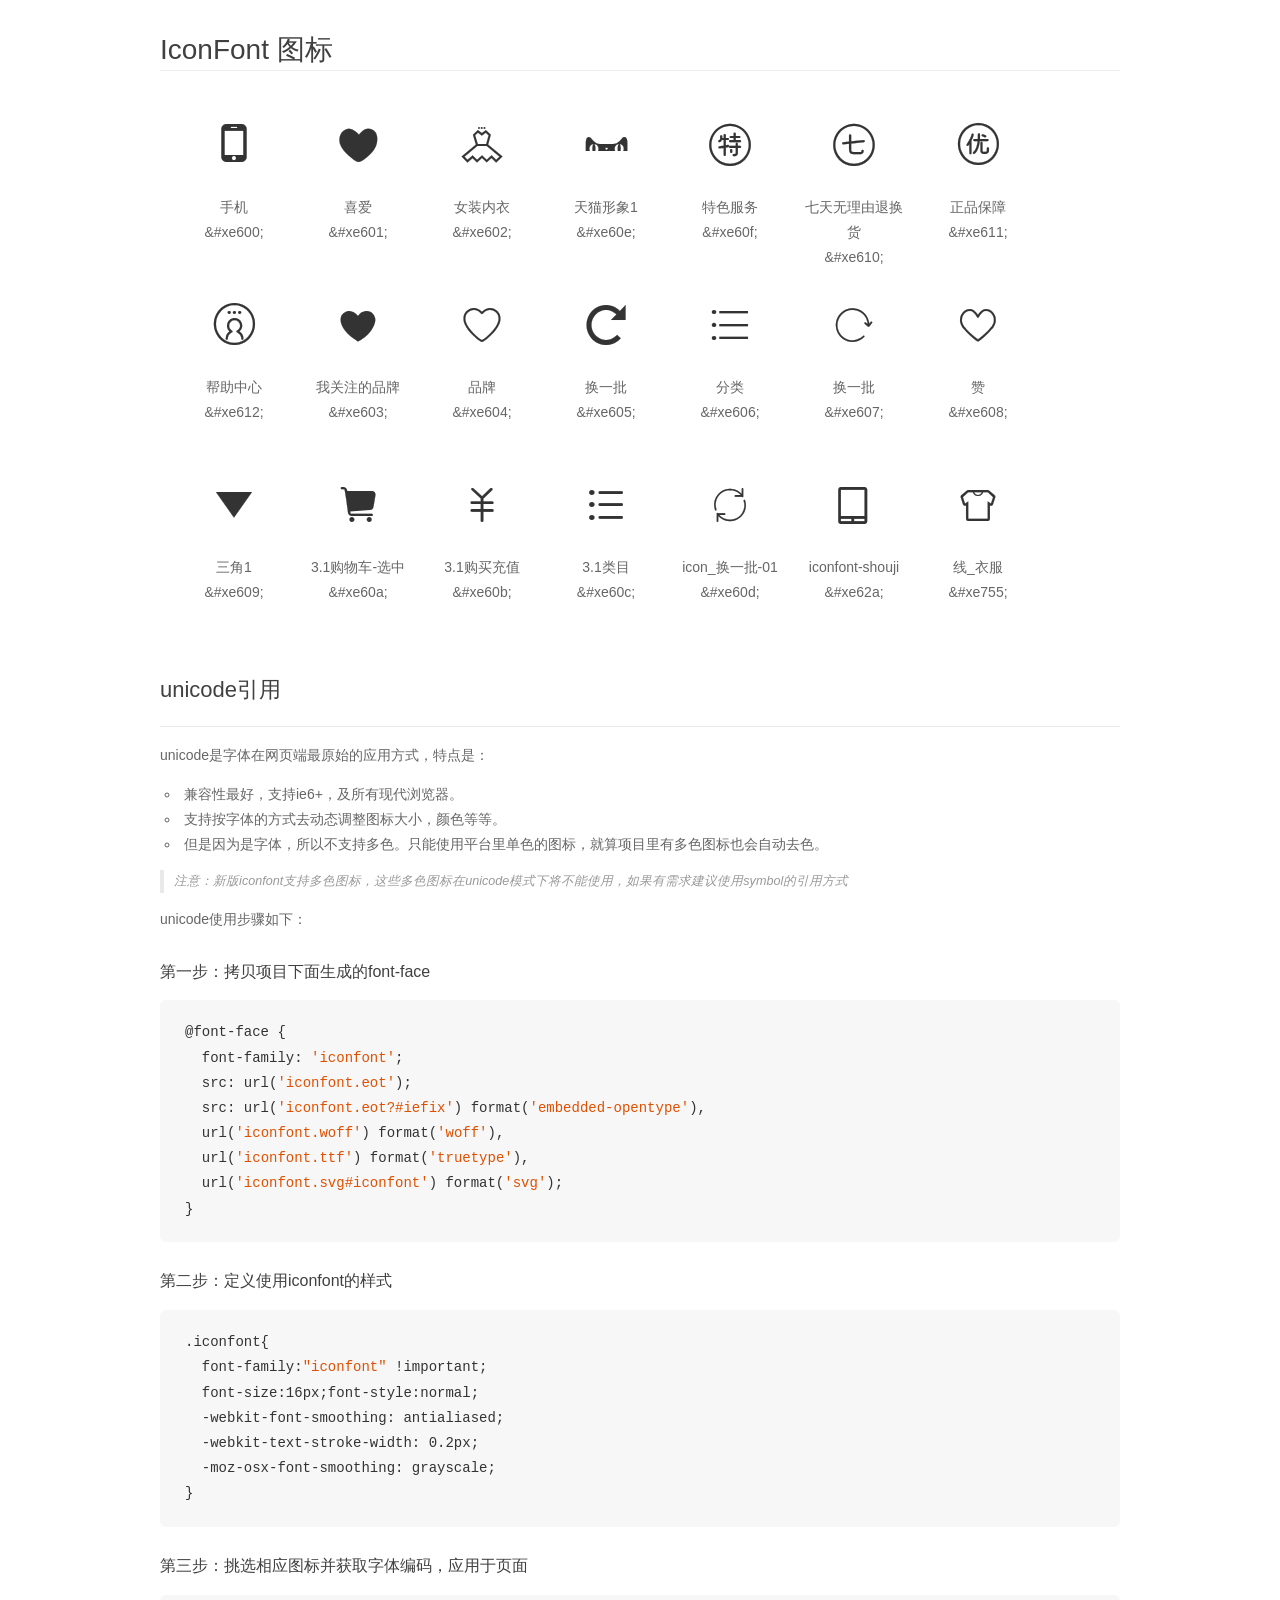
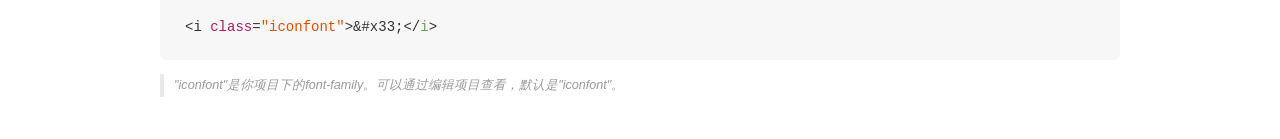
<file: font1/demo_unicode.html>
<!DOCTYPE html>
<html>
<head>
    <meta charset="utf-8"/>
    <title>IconFont</title>
    <link rel="stylesheet" href="demo.css">

    <style type="text/css">

        @font-face {font-family: "iconfont";
          src: url('iconfont.eot'); /* IE9*/
          src: url('iconfont.eot#iefix') format('embedded-opentype'), /* IE6-IE8 */
          url('iconfont.woff') format('woff'), /* chrome, firefox */
          url('iconfont.ttf') format('truetype'), /* chrome, firefox, opera, Safari, Android, iOS 4.2+*/
          url('iconfont.svg#iconfont') format('svg'); /* iOS 4.1- */
        }

        .iconfont {
          font-family:"iconfont" !important;
          font-size:16px;
          font-style:normal;
          -webkit-font-smoothing: antialiased;
          -webkit-text-stroke-width: 0.2px;
          -moz-osx-font-smoothing: grayscale;
        }

    </style>
</head>
<body>
    <div class="main markdown">
        <h1>IconFont 图标</h1>
        <ul class="icon_lists clear">
            
                <li>
                <i class="icon iconfont">&#xe600;</i>
                    <div class="name">手机</div>
                    <div class="code">&amp;#xe600;</div>
                </li>
            
                <li>
                <i class="icon iconfont">&#xe601;</i>
                    <div class="name">喜爱</div>
                    <div class="code">&amp;#xe601;</div>
                </li>
            
                <li>
                <i class="icon iconfont">&#xe602;</i>
                    <div class="name">女装内衣</div>
                    <div class="code">&amp;#xe602;</div>
                </li>
            
                <li>
                <i class="icon iconfont">&#xe60e;</i>
                    <div class="name">天猫形象1</div>
                    <div class="code">&amp;#xe60e;</div>
                </li>
            
                <li>
                <i class="icon iconfont">&#xe60f;</i>
                    <div class="name">特色服务</div>
                    <div class="code">&amp;#xe60f;</div>
                </li>
            
                <li>
                <i class="icon iconfont">&#xe610;</i>
                    <div class="name">七天无理由退换货</div>
                    <div class="code">&amp;#xe610;</div>
                </li>
            
                <li>
                <i class="icon iconfont">&#xe611;</i>
                    <div class="name">正品保障</div>
                    <div class="code">&amp;#xe611;</div>
                </li>
            
                <li>
                <i class="icon iconfont">&#xe612;</i>
                    <div class="name">帮助中心</div>
                    <div class="code">&amp;#xe612;</div>
                </li>
            
                <li>
                <i class="icon iconfont">&#xe603;</i>
                    <div class="name">我关注的品牌</div>
                    <div class="code">&amp;#xe603;</div>
                </li>
            
                <li>
                <i class="icon iconfont">&#xe604;</i>
                    <div class="name">品牌</div>
                    <div class="code">&amp;#xe604;</div>
                </li>
            
                <li>
                <i class="icon iconfont">&#xe605;</i>
                    <div class="name">换一批</div>
                    <div class="code">&amp;#xe605;</div>
                </li>
            
                <li>
                <i class="icon iconfont">&#xe606;</i>
                    <div class="name">分类</div>
                    <div class="code">&amp;#xe606;</div>
                </li>
            
                <li>
                <i class="icon iconfont">&#xe607;</i>
                    <div class="name">换一批</div>
                    <div class="code">&amp;#xe607;</div>
                </li>
            
                <li>
                <i class="icon iconfont">&#xe608;</i>
                    <div class="name">赞</div>
                    <div class="code">&amp;#xe608;</div>
                </li>
            
                <li>
                <i class="icon iconfont">&#xe609;</i>
                    <div class="name">三角1</div>
                    <div class="code">&amp;#xe609;</div>
                </li>
            
                <li>
                <i class="icon iconfont">&#xe60a;</i>
                    <div class="name">3.1购物车-选中</div>
                    <div class="code">&amp;#xe60a;</div>
                </li>
            
                <li>
                <i class="icon iconfont">&#xe60b;</i>
                    <div class="name">3.1购买充值</div>
                    <div class="code">&amp;#xe60b;</div>
                </li>
            
                <li>
                <i class="icon iconfont">&#xe60c;</i>
                    <div class="name">3.1类目</div>
                    <div class="code">&amp;#xe60c;</div>
                </li>
            
                <li>
                <i class="icon iconfont">&#xe60d;</i>
                    <div class="name">icon_换一批-01</div>
                    <div class="code">&amp;#xe60d;</div>
                </li>
            
                <li>
                <i class="icon iconfont">&#xe62a;</i>
                    <div class="name">iconfont-shouji</div>
                    <div class="code">&amp;#xe62a;</div>
                </li>
            
                <li>
                <i class="icon iconfont">&#xe755;</i>
                    <div class="name">线_衣服</div>
                    <div class="code">&amp;#xe755;</div>
                </li>
            
        </ul>
        <h2 id="unicode-">unicode引用</h2>
        <hr>

        <p>unicode是字体在网页端最原始的应用方式，特点是：</p>
        <ul>
        <li>兼容性最好，支持ie6+，及所有现代浏览器。</li>
        <li>支持按字体的方式去动态调整图标大小，颜色等等。</li>
        <li>但是因为是字体，所以不支持多色。只能使用平台里单色的图标，就算项目里有多色图标也会自动去色。</li>
        </ul>
        <blockquote>
        <p>注意：新版iconfont支持多色图标，这些多色图标在unicode模式下将不能使用，如果有需求建议使用symbol的引用方式</p>
        </blockquote>
        <p>unicode使用步骤如下：</p>
        <h3 id="-font-face">第一步：拷贝项目下面生成的font-face</h3>
        <pre><code class="lang-js hljs javascript">@font-face {
  font-family: <span class="hljs-string">'iconfont'</span>;
  src: url(<span class="hljs-string">'iconfont.eot'</span>);
  src: url(<span class="hljs-string">'iconfont.eot?#iefix'</span>) format(<span class="hljs-string">'embedded-opentype'</span>),
  url(<span class="hljs-string">'iconfont.woff'</span>) format(<span class="hljs-string">'woff'</span>),
  url(<span class="hljs-string">'iconfont.ttf'</span>) format(<span class="hljs-string">'truetype'</span>),
  url(<span class="hljs-string">'iconfont.svg#iconfont'</span>) format(<span class="hljs-string">'svg'</span>);
}
</code></pre>
        <h3 id="-iconfont-">第二步：定义使用iconfont的样式</h3>
        <pre><code class="lang-js hljs javascript">.iconfont{
  font-family:<span class="hljs-string">"iconfont"</span> !important;
  font-size:<span class="hljs-number">16</span>px;font-style:normal;
  -webkit-font-smoothing: antialiased;
  -webkit-text-stroke-width: <span class="hljs-number">0.2</span>px;
  -moz-osx-font-smoothing: grayscale;
}
</code></pre>
        <h3 id="-">第三步：挑选相应图标并获取字体编码，应用于页面</h3>
        <pre><code class="lang-js hljs javascript">&lt;i <span class="hljs-class"><span class="hljs-keyword">class</span></span>=<span class="hljs-string">"iconfont"</span>&gt;&amp;#x33;<span class="xml"><span class="hljs-tag">&lt;/<span class="hljs-name">i</span>&gt;</span></span></code></pre>

        <blockquote>
        <p>"iconfont"是你项目下的font-family。可以通过编辑项目查看，默认是"iconfont"。</p>
        </blockquote>
    </div>


</body>
</html>
</file>
<file: css/tm.css>
*{
	padding: 0px;
	margin: 0px;
	list-style: none;
	font-family: "苹方","微软雅黑"
}
body{
	background: #f5f5f5;
}
.piao{
	width: 40px;
	height: 100%;
	background: black;
	position: fixed;
	right: 0px;
	z-index: 1; 
}
.piao .p1{
	width: 100%;
	height: 40px;
	background: red;
	position: absolute;
	top: 200px;
	display: none;
}
.piao .p2{
	width: 100%;
	height: 120px;
	background: red;
	position: absolute;
	top: 250px;
	display: none;
	
}
.piao .item1:hover .p2{
   display: block;
}
.piao .item:hover .p1{
	display: block;
}
.piao .p1 :hover.p11{
   transform: translateX(-10px);
}
.piao .p1 .p11{
	width: 100px;
	height: 30px;
	background: #504D4D;
	position: absolute;
	left: -100px;
	top: 5px;
	font-size: 12px;
	color: white;
	text-align: center;
	line-height: 30px;
	transform: translateX(-20px);
	transition: all 0.2s;
}
.icon-tianmaoxingxiang1:before{
	font-size: 30px;
	position: absolute;
	top: 200px;
    left: 5px;
	color: white;
	z-index: 1;
}

.p1 span{
	display: inline-block;
    position: absolute;
    top: 280px;
    left: 15px;
	color: white;
	font-size: 12px;
}
/* .iconfont{
	position: absolute;
	width: 100%;
	height: 120px;
	border-top:1px solid #767171 ;
	border-bottom:1px solid #767171 ;
} */
.iconfont span{
	color: white;
	font-size: 15px;
	position: absolute;
	top: 300px;
	left: 10px;
	z-index: 1;
}
.icon-31gouwuchexuanzhong:before{
	font-size: 30px;
	color:white;
	position: absolute;
	top:260px;
	left: 2px;
	z-index: 1;
}
.icon-bangzhuzhongxin:before{
	font-size: 30px;
	position: absolute;
	top:405px;
	left: 5px;
	color: white;
	z-index: 1;

}
.piao .p3{
	width: 100%;
	height: 40px;
	background: red;
	position: absolute;
	top: 400px;
	display: none;
}
.piao .p3 .p33{
	width: 100px;
	height: 30px;
	background: #504D4D;
	position: absolute;
	left: -100px;
	top: 5px;
	font-size: 12px;
	color: white;
	text-align: center;
	line-height: 30px;
	transform: translateX(-20px);
	transition: all 0.2s;
}
.piao .item2:hover .p3{
	display: block;
}
.piao .p3 :hover.p33{
   transform: translateX(-10px);
}



.icon-zan:before{
	font-size: 30px;
	position: absolute;
	top:455px;
	left: 5px;
	color: white;
	z-index: 1;

}

.piao .p4{
	width: 100%;
	height: 40px;
	background: red;
	position: absolute;
	top: 450px;
	display: none;
}
.piao .p4 .p44{
	width: 100px;
	height: 30px;
	background: #504D4D;
	position: absolute;
	left: -100px;
	top: 5px;
	font-size: 12px;
	color: white;
	text-align: center;
	line-height: 30px;
	transform: translateX(-20px);
	transition: all 0.2s;
}
.piao .item3:hover .p4{
	display: block;
}
.piao .p4 :hover.p44{
   transform: translateX(-10px);
}



.icon-tesefuwu:before{
	font-size: 30px;
	position: absolute;
	top:500px;
	left: 5px;
	color: white;
	z-index: 1;

}
.piao .p5{
	width: 100%;
	height: 40px;
	background: red;
	position: absolute;
	top: 500px;
	display: none;
}
.piao .p5 .p55{
	width: 100px;
	height: 30px;
	background: #504D4D;
	position: absolute;
	left: -100px;
	top: 5px;
	font-size: 12px;
	color: white;
	text-align: center;
	line-height: 30px;
	transform: translateX(-20px);
	transition: all 0.2s;
}
.piao .item4:hover .p5{
	display: block;
}
.piao .p5 :hover.p55{
   transform: translateX(-10px);
}


.icon-31leimu:before {
	font-size: 30px;
	position: absolute;
	top:555px;
	left: 5px;
	color: white;
	z-index: 1;
}
.piao .p6{
	width: 100%;
	height: 40px;
	background: red;
	position: absolute;
	top: 550px;
	display: none;
}
.piao .p6 .p66{
	width: 100px;
	height: 30px;
	background: #504D4D;
	position: absolute;
	left: -100px;
	top: 5px;
	font-size: 12px;
	color: white;
	text-align: center;
	line-height: 30px;
	transform: translateX(-20px);
	transition: all 0.2s;
}
.piao .item5:hover .p6{
	display: block;
}
.piao .p6 :hover.p66{
   transform: translateX(-10px);
}


.icon-zhengpinbaozhang:before{
	font-size: 30px;
	position: absolute;
	top:605px;
	left: 5px;
	color: white;
	z-index: 1;
}
.piao .p7{
	width: 100%;
	height: 40px;
	background: red;
	position: absolute;
	top: 600px;
	display: none;
}
.piao .p7 .p77{
	width: 100px;
	height: 30px;
	background: #504D4D;
	position: absolute;
	left: -100px;
	top: 5px;
	font-size: 12px;
	color: white;
	text-align: center;
	line-height: 30px;
	transform: translateX(-20px);
	transition: all 0.2s;
}
.piao .item6:hover .p7{
	display: block;
}
.piao .p7 :hover.p77{
   transform: translateX(-10px);
}


.icon-iconfontshouji:before {
	font-size: 30px;
	position: absolute;
	top:725px;
	left: 5px;
	color: white;
	z-index: 1;
}
.piao .p8{
	width: 100%;
	height: 40px;
	background: red;
	position: absolute;
	top: 720px;
	display: none;
}
.piao .p8 .p88{
	width: 100px;
	height: 30px;
	background: #504D4D;
	position: absolute;
	left: -100px;
	top: 5px;
	font-size: 12px;
	color: white;
	text-align: center;
	line-height: 30px;
	transform: translateX(-20px);
	transition: all 0.2s;
}
.piao .item7:hover .p8{
	display: block;
}
.piao .p8 :hover.p88{
   transform: translateX(-10px);
}




.header1{
	margin: 0 auto;
	width: 100%;
	height: 36px;
    background: #F2F2F2;
    position: relative;
}
.header1-left ul{
	position: absolute;
	left: 165px;
	top: 10px;
	list-style: none;
	width: 270px;
	height: 100%;
	 color: #A7ADB7; 
}
.header1-left li{
	display: block;
	float: left;
	width: 90px;
	height: 100%;
	font-size: 12px;
}
.header1-left .l1{
   position: absolute;
   right: 10px;

}
.header1-left .l2{
   position: absolute;
   right: 75px;

}
.header1-right ul{
	width: 1000px;
	height: 36px;
	position: absolute;
	left: 250px;
	top: 10px;
}
.header1-right li{
	display: block;
	float: right;
	margin-left: 5px;
	text-align: center;
	width: 80px;
	height: 36px;
	font-size: 12px;
	color: #A7ADB7;
    /* background: white; */
	position: relative;

}
.header1-right .a777{
	width: 80px;
	height: 60px;
	background: white;
	position: absolute;
	left: 0px;
	top: 25px;
	z-index: 1;
	display: none;
}

.header1-right .a777 .a7771{
	margin-top: -10px;
}

.header1-right li:hover .a777{
	display: block;
}
.header1-right .a7772{
	width: 80px;
	height: 60px;
	background: white;
	position: absolute;
	left: 0px;
	top: 25px;
	z-index: 1;
	display: none;
}
.header1-right .a7772 .a7771{
	margin-top: -10px;
}
.header1-right li:hover .a7772{
	display: block;
}

.header1-right .a7772{
	width: 80px;
	height: 60px;
	background: white;
	position: absolute;
	left: 0px;
	top: 25px;
	z-index: 1;
	display: none;
}
.header1-right .a7772 .a7771{
	margin-top: -10px;
}
.header1-right li:hover .a7772{
	display: block;
}


.header1-right .a7773{
	width: 80px;
	height: 60px;
	background: white;
	position: absolute;
	left: 0px;
	top: 25px;
	z-index: 1;
	display: none;
}
.header1-right .a7773 .a7771{
	margin-top: -10px;
}
.header1-right li:hover .a7773{
	display: block;
}


.header1-right .a7774{
	width: 80px;
	height: 60px;
	background: white;
	position: absolute;
	left: 0px;
	top: 25px;
	z-index: 1;
	display: none;
}
.header1-right .a7774 .a7771{
	margin-top: -10px;
}
.header1-right li:hover .a7774{
	display: block;
}
.header1-right .a7775{
	width: 80px;
	height: 60px;
	background: white;
	position: absolute;
	left: 0px;
	top: 25px;
	z-index: 1;
	display: none;
}
.header1-right .a7775 .a7771{
	margin-top: -10px;
}
.header1-right li:hover .a7775{
	display: block;
}
.header1-right .a7776{
	width: 80px;
	height: 60px;
	background: white;
	position: absolute;
	left: 0px;
	top: 25px;
	z-index: 1;
	display: none;
}
.header1-right .a7776 .a7771{
	margin-top: -10px;
}
.header1-right li:hover .a7776{
	display: block;
}
.header1-right .a7777{
	width: 80px;
	height: 60px;
	background: white;
	position: absolute;
	left: 0px;
	top: 25px;
	z-index: 1;
	display: none;
}
.header1-right .a7777 .a7771{
	margin-top: -10px;
}
.header1-right li:hover .a7777{
	display: block;
}

.header1-right .a7778{
	width: 80px;
	height: 60px;
	background: white;
	position: absolute;
	left: 0px;
	top: 25px;
	z-index: 1;
	display: none;
}
.header1-right .a7778 .a7771{
	margin-top: -10px;
}
.header1-right li:hover .a7778{
	display: block;
}

.header1-right .a7779{
	width: 80px;
	height: 60px;
	background: white;
	position: absolute;
	left: 0px;
	top: 25px;
	z-index: 1;
	display: none;
}
.header1-right .a7779 .a7771{
	margin-top: -10px;
}
.header1-right li:hover .a7779{
	display: block;
}

.header1-right li:hover{
	background: white;
}
.header1-right li a{
	text-decoration: none;
	float: right;
	width: 80px;
	height: 36px;
	font-size: 12px;
	color: #A7ADB7;
/* 	background: white; */
	margin-left: 10px;
	position: relative;

}




.header2{
	width: 100%;
	height: 160px;
	background: white;
	margin: 0 auto;
	position: relative;
}
.header2-left img{
	position: absolute;
	top: 32px;
	left: 180px;
	z-index: 1;
}
.header2-right form{
	width: 500px;
	height: 35px;
	background: white;
	position: absolute;
	left: 200px;
	top: 70px;
	 

}
#first {
    width: 490px;
    height: 35px;
    position: absolute;
    top: 0px;
    left: 300px;
	border: 3px solid #C40000;
	color: #666666;
	padding-left: 10px;
    outline:none;
}
#second {
    width: 100px;
    height: 36px;
    background:  #C40000;
    position: absolute;
    top: 2px;
    left: 705px;
    border: 0px;
    font-size: 20px;
    color: white;
    border: 0px;
}
.header2-bottom{
	width: 620px;
	height: 40px;
	position: absolute;
	top: 110px;
	left: 550px;
}
.header2-bottom .ulbox{
    list-style: none;
    width: 620px;
    height: 35px;
    position: absolute;
    top: 10px;
    left: -175px;

}
.header2-bottom li{
	display: block;
	width: 56px;
	height: 30px;
	float: right;
	text-align: center;
}
.header2-bottom .item a{
	text-decoration: none;
	color: #A5A5A5;
	line-height: 35px;
	font-size: 15px;
}
.header2-bottom .item span{
	width: 56px;
	height: 30px;
	border-right: 1px solid  #A5A5A5;
	margin-left: 8px;

}
.header2-bottom .item a:hover{
	color: red;
}

.search{
     width: 1230px;
     height: 130px;
     background: red;
     box-sizing: border-box;
     padding-left: 55px;
     padding-top: 12px;
     margin: 0 auto;
}
.search img{
     
}





.header3{
	margin: 0 auto;
	width: 100%;
	height: 36px;
    background: #DD2727;
    position: relative;
}
.header3 .ulbox{
    list-style: none;
    width: 900px;
    height: 36px;
    position: absolute;
    left: 440px;

}
.header3 li{
	display: block;
	width: 70px;
	height: 36px;
	float: left;
	/* position: absolute; */
}
.header3 .item a{
	text-decoration: none;
	color: white;
	line-height: 36px;
	font-size: 15px;
	
	
}
.header3 .item a:hover{
	color: pink;
}

.header3 .item1{
	position: absolute;
	left: 400px;
}
.header3 .ulbox1{
	width: 180px;
	height: 36px;
	background:#C60A0A; 
     float: left;
     position: absolute;
     left: 150px;

}
.header3 .i1{
	position: absolute;
	left: 300px;
}
.header3 .i1 a{
	text-decoration: none;
	color: white;
	line-height: 36px;
	font-size: 15px;
	float: left;
	position: absolute;
	left: -240px;
}
.header3 .i1 a:hover{
	color: pink;
}
.header3 .ulbox .item img{
	width: 50px;
	height: 16px;
	position: absolute;
	top: -12px;
	display: none;
	 /*  z-index: -1; */

}
.header3 .ulbox .item a:hover img{
	display: block;
}




.header4{
	width: 100%;
	height: 500px;
	margin: 0 auto;
	position: relative;	
	background: #E8E8E8;
	
}
.header4 .header4-right{
	width: 1100px;
	height: 500px;
	margin: 0 auto;
	background: black;
	position: relative;
	background: url('../image/banner.jpg')no-repeat; 

}
.header4 .header4-right .header4-right1{
	width: 222px;
	height: 483px;
    position: absolute;
    right:0px;
    top: 10px;
}
.header4 .header4-right .header4-right1 .tutu{
	width: 100%;
	height: 48%;
	background: #BFB9B9;
	position: absolute;
	top: 0px;
	display: none;
	transition: all 0.3s;
	
}
.header4 .header4-right .header4-right1 .tutu1{
	width: 100%;
	height: 48%;
	background: #BFB9B9;

	position: absolute;
	top: 238px;
	display: none;
	transition: all 0.3s;
	
}
.header4 .header4-right .header4-right1:hover .tutu{
    display: block;
    opacity: 0.3;
}
.header4 .header4-right .header4-right1:hover .tutu1{
    display: block;
    opacity: 0.3;
}




.header4 .header4-right .header4-yuan{
    width: 208px;
    height: 22px;
    position: absolute;
    left: 410px;
    top: 450px;


}
.header4 .header4-right .header4-yuan .yuanyuan{
	background: #E7E7E7;
	box-sizing: border-box;
	border: 1px solid #ADA5A5;
}
.header4 .header4-right .header4-yuan li{
	width: 22px;
	height: 22px;
	background: #ADA5A5;
	float: left;
	margin-right: 15px;
	border-radius: 50%;
}
.header4 .header4-right .header4-yuan li:last-child{
	margin-right: 0px;
}

.header4-left{
	width: 180px;
	height: 500px;
	background: #E3E5E8;
    position: absolute;
    top: 0px;
    left: 150px;
}
.header4-left .ulbox{
    list-style: none;
    width: 180px;
    height: 100%;
    position: absolute;
    top: 0px;
    left: 0px;

}
.header4-left .item{
	display: block;
	width: 100%;
	height: 30px;
	float: left;
	margin-left:5px;
	background: #E3E5E8;
}
.header4-left .item a{
    text-decoration: none;
	color:black;
	margin-left: 10px;
    line-height: 30px;
	/* position: absolute;
	left: 10px; */
}
.header4-left .item a:hover{
	color: blue;
}
.header4-left .item:hover{
	background: white;
}
.header4-left .cate{
	width: 852px;
	height: 500px;
	background: #f5f5f5;
	position: absolute;
	top: 0px;
	left: 180px;
}
.header4-left .item .cate{
	display: none;
}
.header4-left .item:hover .cate{
	display: block;
}
.header4-left .cate .lli1{
     width: 583px;
     height: 500px;
     background:  white ;    
}
.lli1 .title-text{
	float: left;
	margin-top: 10px;
	margin-left: 20px;
	font-size: 15px;
	color:black;

}
.lli1 .lin-con{
	width: 450px;
	height:60px;
	float:left;
	margin-left:100px;
	margin-top: -15px; 	
}
.lli1 a{ 
 	text-decoration: none;
	width:100px;
	height: 20px;
	font-size: 12px;
	color: black;
	 
}
.lli1 hr{
      float: left;
      margin-left: 110px;
      margin-top: 0px;
}
.header4-left .cate .lli2{
    width: 250px;
    height: 500px;
    background: #f5f5f5;
    position: absolute;
    right: 0px;
    top: 0px;
}
.header4-left .cate .lli2 img{
    float: left;
    width: 123px;
    height: 80px;
    margin-right: 2px;  
}
.header4-left .cate .lli2 .img{
       width: 248px;
       height: 100px;

	}
.header4-left .item .icon-nvzhuangneiyi{
     float: right;
}
 .header5{
 	width: 1230px;
 	height: 436px;
 	background: white;
 	margin: 60px auto;
 	position: relative;
 }
 .header5 .header5-left{
 	width: 487.7px;
 	height: 436px;
 	background: black;
 	float: left;
 }
.header5-left .l3 span{
   position: absolute;
   left: 20px;
   color: white;
}
.header5-left .l3-1{
   color: white;
   font-size: 10px;
}
.header5-right{
	width: 735px;
	height: 436px;
	position: absolute;
	top: 0px;
	right: -3px;
}
.header5-rightr{
    width: 120.5px;
    height: 107.5px;
    background: black;
    float: left;
    border: 1px solid #f5f5f5;
    position: relative;
    overflow: hidden;
}
.header5-rightr img{
    width: 120.5px;
    height: 107.5px;
} 
.header5-rightr:hover .header555{
	  width: 120px;
      height: 107px; 
      background: rgba(0, 0, 0, 0.7);
      position: absolute;
      top: 0px;
      left: 0px;

}
.header5-rightr .header555 .header666{
	display: none;
}
.header555 .header666 span{
      float: left;
      margin-top: 30px;
      margin-left: 35px;
      color:#fff;

}
.header5-rightr .header555:hover .header666{
	display: block;
}
.header555 .header666 .header777{
      float: left;
      margin-top: 10px;
      margin-left: 30px;
      width: 60px;
      height: 20px;
      background: red;
      border-radius: 10px 10px;
      font-size: 12px;
      text-align: center;
      line-height: 20px;
      color: white;
}
.header5 .header5-right .header5-rightr{
	background: white;
	position: relative;

}

.icon-iconhuanyipi01:before{
	 width: 50px;
	 height: 50px;
	 font-size: 45px;
	 display: inline-block;
     position: absolute;
     top: 5px;
     left: 5px;
}
.header5 .header5-right .header5-rightr a{
    text-decoration: none;
    position: absolute;
    top: 80px;
    left: 35px;
}
.header5 .header5-right .header5-rightr .huanyihang{
	width: 100%;
	height: 100%;
	background: red;
	transform: translateY(120px);
	/* transition: all 1s ease; */
}

.header5 .header5-right .header5-rightr:hover .huanyihang{
	transform: translateY(0px);
}
.header5 .header5-right .header5-rightr .zhuan{
	width: 60px;
	height: 60px;
	position: absolute;
	top: 25px;
	left: 32px;
	transition: all 1s;
}
.header5 .header5-right .header5-rightr:hover .zhuan{
	transform: rotateZ(180deg);
}
.header5 .header5-right .header5-rightr:hover a{
	color: white;
}
.header5 .header5-right .header5-rightr:hover i{
	 transition: all 1s;
}
.header5 .header5-right .header5-rightr:hover i{
	color: white;
}



.header6{
	width: 1230px;
	height: 477px;
	background: #f5f5f5;
	margin: 30px auto;
}
.header6 .header6-1{
	width: 238px;
	height: 100%;
	background: white;
	position: relative;
	float: left;
	margin-right: 10px;
}
.header6 .header6-1 img{
	width: 236px;
	height: 136px;
	transition-duration: 0.2s;
	transition-property: height,width;
	transition-timing-function: linear;
}
.header6 .header6-1 img:hover{
	width: 238px;
	height: 140px;
}
.header6 .header6-1 hr{
    font-style: normal;
    color: red;

	margin-top: 200px;
	display: block;
	text-align: center;
}
.header6 .header6-1-1{
	margin-right: 0px;
}
.header6-1-top{
	width: 100%;
	height: 36px;
	background:#DD2727; 
	position: relative;
}
.header6-1-top img{
   position: absolute;
   left: 50px;
   top: 6px;
}
.header6-1 .header6-1-top span{
    font-size: 18px;
	color: white;
	position: absolute;
	left: 80px;
	top: 3px;
}
.header6-1 span{
	font-size: 20px;
	color: black;
	position: absolute;
	left: 90px;
	top: 40px;
}
.header6-1 .s{
	font-size: 14px;
	color: #AAAFB7;
	position: absolute;
	left: 70px;
	top: 70px;

}
.header6-1 img{
	position: absolute;
	top: 100px;
}
.header6-1 .h{
	position: absolute;
	 top: 100px; 
}
.header6-1 .s1{
	font-size: 20px;
	color: black;
	position: absolute;
	left: 75px;
	top: 270px;
}
.header6-1 .s2{
	font-size: 14px;
	color: #AAAFB7;
	position: absolute;
	top: 305px;
	left: 75px;
}
.header6-1 .s3{
	position: absolute;
	 top: 340px; 
}
.header7{
	width: 1230px;
	height: 90px;
	background: #f5f5f5;
	margin: 0px auto;
}
 .header8{
	width: 1230px;
	height: 20px;
	background: #F5F5F5;
	margin: 30px  auto ;
	position: relative;
}
 .header8 .header8-left{ 
	width: 250px;
	height: 20px;
    background:#F5F5F5;
    position: absolute;
    left: 0px;

}
.header8-left .hezi{
	width: 5px;
	height: 20px;
	background: green;
	position: absolute;
	left: 0px;
}
.header8-left span{
     position: absolute;
     left: 10px;
}
.header8-left .p{
	font-size: 12px;
	position: absolute;
	left:81px;
	top: 5px;
} 
.header8-right .ulbox{
    list-style: none;
    width: 650px;
    height: 20px;
    position: absolute;
    left: 610px;
 }
.header8-right .inet{
	display: block;
	width: 78px;
	height: 20px;
	float: left;
}
.header8-right .inet1{
	display: block;
	width: 60px;
	height: 20px;
	float: left;	
}
.header8-right .inet a{
	text-decoration: none;
	color: black;
	line-height: 20px;
	font-size: 15px;
}
.header8-right .inet1 a{
	text-decoration: none;
	color: black;
	line-height: 20px;
	font-size: 15px;
}
.header8-right .inet a:hover{
	text-decoration: underline;
	cursor: auto;
}
.header8-right .inet1 a:hover{
	text-decoration: underline;
	cursor: auto;
}
.header9{
	width: 1230px;
	height: 440px;
	background: black;
	margin: -25px auto;
    position: relative;
}
.header9 .header9-left{
	width: 246px;
	height: 440px;
	background: red;
	float: left;
    position: relative;
}
.header9 .header9-left{
	background: url("../image/8.png")no-repeat;



}
.header9 .header9-left:hover {
	 opacity: 0.9;
}


.header9-left .header9-left1{
	width: 246px;
	height: 30px;	
	background: #D7D7D7;
	position: absolute;
	top: 300px;
}
.header9-left span{
	position: absolute;
	top: 305px;
	left: 70px;
}
.header9-left .header9-left2{
	background: #EA5F8D;
	 width: 246px;
	 height: 110px;
     position: absolute;
     bottom: 0px;
}
.header9-left .header9-left2 b{
	font-size: 25px;
	color: white;
	position: absolute;
	top: 30px;
	left: 45px;
}
.header9-left .header9-left2 span{
	font-size: 20px;
	color: white;
	position: absolute;
	top: 60px;
	left: 55px;
}
.header9 .header9-zhong{
	width: 735px;
	height: 440px;
	background: white;
	position: absolute;
	left: 246px;
}
.header9 .header9-zhong img{

}
.header9 .header9-zhong img:hover{
    transform: translateX(2px);

}
.header9-zhong .header9-zhong1{
	width: 133px;
	height: 64px;
	background: white;
    position: absolute;
    top: 10px;
    left: 5px;

}
.header9-zhong1 span{
     position: absolute;
     left: 15px;
     top: 10px;

}
.header9-zhong1 .c2{
    font-size: 15px;
    color: #EBBEE9;
    position: absolute;
    left: 15px;
    top: 30px;
}
.header9-zhong .header9-zhong2{
	width: 133px;
	height: 64px;
	background: white;
    position: absolute;
    top: 10px;
    left: 260px;

}
.header9-zhong2 span{
     position: absolute;
     left: 15px;
     top: 10px;

}
.header9-zhong2 .c2{
    font-size: 15px;
    color: #EBBEE9;
    position: absolute;
    left: 15px;
    top: 30px;
}
.header9-zhong .header9-zhong3{
	width: 133px;
	height: 64px;
	background: white;
    position: absolute;
    top: 10px;
    left: 500px;

}
.header9-zhong3 span{
     position: absolute;
     left: 15px;
     top: 10px;

}
.header9-zhong3 .c2{
    font-size: 15px;
    color: #EBBEE9;
    position: absolute;
    left: 15px;
    top: 30px;
}
.header9 .header9-zhong .c{
	margin-right: 0px;
}
.header9 .header9-zhong img{
	float: left;
	margin-right: 0px;
	border: 1px solid #D8D7D7;
	border-left: 0px;
	border-top: 0px;
}
.header9 .header9-zhong .img1{
	border-bottom: 0px;
}
.header9-zhong .header9-zhong1{
	width: 133px;
	height: 64px;
	background: white;
    position: absolute;
    top: 10px;
    left: 5px;
}
.header9-zhong1 span{
     position: absolute;
     left: 15px;
     top: 10px;

}
.header9-zhong1 .c2{
    font-size: 15px;
    color: #EBBEE9;
    position: absolute;
    left: 15px;
    top: 30px;

}
.header9-zhong .header9-zhong2{
	width: 133px;
	height: 64px;
	background: white;
    position: absolute;
    top: 10px;
    left: 260px;

}
.header9-zhong2 span{
     position: absolute;
     left: 15px;
     top: 10px;

}
.header9-zhong2 .c2{
    font-size: 15px;
    color: #EBBEE9;
    position: absolute;
    left: 15px;
    top: 30px;

}




.header9-zhong .header9-zhong3{
	width: 133px;
	height: 64px;
	background: white;
    position: absolute;
    top: 10px;
    left: 500px;

}
.header9-zhong3 span{
     position: absolute;
     left: 15px;
     top: 10px;

}
.header9-zhong3 .c2{
    font-size: 15px;
    color: #EBBEE9;
    position: absolute;
    left: 15px;
    top: 30px;

}





.header9-zhong .header9-zhong4{
	width: 133px;
	height: 64px;
	background: white;
    position: absolute;
    top: 230px;
    left: 5px;

}
.header9-zhong4 span{
     position: absolute;
     left: 15px;
     top: 10px;

}
.header9-zhong4 .c2{
    font-size: 15px;
    color: #EBBEE9;
    position: absolute;
    left: 15px;
    top: 30px;

}


.header9-zhong .header9-zhong5{
	width: 133px;
	height: 64px;
	background: white;
    position: absolute;
    top: 230px;
    left: 260px;

}
.header9-zhong5 span{
     position: absolute;
     left: 15px;
     top: 10px;

}
.header9-zhong5 .c2{
    font-size: 15px;
    color: #EBBEE9;
    position: absolute;
    left: 15px;
    top: 30px;

}




.header9-zhong .header9-zhong6{
	width: 133px;
	height: 64px;
	background: white;
    position: absolute;
    top: 230px;
    left: 500px;

}
.header9-zhong6 span{
     position: absolute;
     left: 15px;
     top: 10px;

}
.header9-zhong6 .c2{
    font-size: 15px;
    color: #EBBEE9;
    position: absolute;
    left: 15px;
    top: 30px;

}



.header9 .header9-zhong img{
	float: left;
	margin-right: 0px;
	border: 1px solid #D8D7D7;
	border-left: 0px;
	border-top: 0px;
}
.header9 .header9-zhong .c{
	margin-right: 0px;
}



.header9 .header9-right{
	width: 249px;
	height: 440px;
	background: white;
    position: absolute;
    right: 0px;
}
.header9 .header9-right img:hover{
     transform: translateX(2px);
}
.header9 .header9-right img{
	border-bottom: 0px;
	width: 100%;
	height: 140px;
	float: right;
	border-bottom: 1px solid  #D8D7D7;
}
.header9 .header9-right .img2{
	border-bottom: 0px;
}


 .f{
	margin: 50px auto;
}
.g{
	margin: 30px auto;
}
.l{
	margin: -30px auto;
}
.m{
	margin: 50px auto;
}
.n{
	margin: -30px auto;
}
.b{
	margin: 50px auto;
}
.v{
	margin: -30px auto;
} 



.header10{
	width: 1230px;
	height: 130px;
	background: #f5f5f5;
	margin: 40px auto;
	margin-top: -60px;
	position: relative;

}
.header10 b{
	font-size: 30px;
	position: absolute;
	left: 600px;
}
.header10 em{
	font-style: normal;

	color: blue;
}
.header10 span{
    position: absolute;
    left: 600px;
    top: 40px;
    font-size: 20px;
}
.header10 p{
	position: absolute;
	left: 630px;
	top: 105px;
}
.header10 .h{
	position: absolute;
	left: 600px;
	top: 100px;
}
.header10 img{
	position: absolute;
	left: 100px;
}


.header11{
	width: 1230px;
	height: 333px;
	background: #f5f5f5;
	margin: 10px auto;
}
.header11 .header11-top{
	width: 236px;
	height: 333px;
	background:  white ;
	float: left;
	margin-right: 12px;
	
	position: relative;
}
.header11 .o{
	margin-right: 0px;
}
.header11-top img{
	width: 236.1px;
}
.header11-top span{
    font-size: 15px;
     margin-left: 10px;
}
.header11-top .d{
    margin-top: 270px;
}
.header11-top em{
	font-style: normal;
	color: red;
     margin-left: 10px;
}
.header11-top .kuangk{
 	width: 236.1px;
	height: 333px;
	border: 1px solid red;
	background:rgba(0,0,0,0.1);
	display: none;
	position: absolute;
	top: 0px;
	left: 0px;
  
} 
.header11-top:hover .kuangk{
    display: block;
 
} 



.header12{
	width: 1230px;
	height: 80px;
	background: #f5f5f5;
	margin: 0 auto;
	position: relative;
}
.header12 img{
   position: absolute;
   left: 560px;
}

.header13{
	width: 100%;
	height: 565px;
	background: white;
	margin: 0 auto;
	position: relative;
}

.header13-top{
    width: 1200px;
    height: 100px;
    background: white;
    margin: 0 auto;
}
.header13-top .header13-top1{
	width: 297px;
	height: 90px;
	background: white;
	border-right: 1px solid #f5f5f5;
	float: left;
 	margin-right: 2.5px;
	margin-top: 48px;
	position: relative;
}
 .header13-top1 img{
 	position: absolute;
 	left: 30px;
 	top: 20px;
 }
 .header13-top1 b{
 	font-size: 20px;
 	position: absolute;
 	left: 100px;
 	top: 20px;
 }
 .header13-top1 span{
 	position: absolute;
 	left: 100px;
 	top: 50px;
 	color: #BCBCBC;
 }
.header13 .header13-top .top{
	margin-right: 0px;
	border-right: 0px;
}
.header13-zhong{
	width: 1200px;
	height: 250px;
	margin: 50px auto;
	border-top: 1px solid #f5f5f5;
}
.header13-zhong1{
	width: 1200px;
	height: 200px;
	background: white;
    float: left;
    position: relative;
}
.header13-zhong1 .ul{
    width: 180px;
    height: 200px;
    float: left;
    margin-left: 50px;
    margin-top: 20px;
    margin-right: 0px;
    background: white;
}
.header13-zhong1 li{
     font-size: 15px;
     color: #BCBCBC;
 }
 .header13-zhong1 .li{
     font-size: 18px;
     color: black;
 }

.header13 .header13-bottom{
	width: 100%;
	height: 181px;
	background: black;
	position: absolute;
	bottom: 0px;
}
.header13 .header13-bottom .p1{
	list-style: none;
     width: 1000px;
     height: 20px;
     position: absolute;
     left: 130px;
     top: 10px;
}
.header13 .header13-bottom li{
	display: block;
	width: 60px;
	height: 20px;
	float: left;
	font-size: 12px;
	color: white;
}
.header13 .header13-bottom .p2{
	width: 120px;
}
.header13 .header13-bottom .p3{
	width: 80px;
}

.header13 .header13-bottom .p9{
	list-style: none;
     width: 1200px;
     height: 20px;
     position: absolute;
     left: 130px;
     top: 30px;
}
.header13 .header13-bottom li{
	display: block;
	width: 60px;
	height: 15px;
	float: left;
	font-size: 12px;
	color: white;
	
}
.header13 .header13-bottom .p10{
   border-right: 1px solid white;
   margin-top: 5px;

}
.header13 .header13-bottom .p7{
	width: 28px;
}
.header13 .header13-bottom .p4{
	width: 78px;
}
.header13 .header13-bottom .p8{
	width: 48px;
}
.header13 .header13-bottom .p5{
	width: 128px;
}
.header13 .header13-bottom .p6{
	width: 68px;
}
.header13 .header13-bottom .p11{
	border-right: 0px;
}
.header13 .header13-bottom span{
	font-size: 12px;
	color: #D1CBC6;
	position: absolute;
	left: 129px;
	top: 70px;
}
.header13 .header13-bottom .span{
	font-size: 12px;
	color: #D1CBC6;
	position: absolute;
	left: 450px;
	top: 70px;
}
.header13 .header13-bottom .span1{
	font-size: 12px;
	color: #D1CBC6;
	position: absolute;
	left: 850px;
	top: 70px;
}
.header13 .header13-bottom .span2{
	font-size: 12px;
	color: #D1CBC6;
	position: absolute;
	left: 129px;
	top:100px;
}
.header13 .header13-bottom .span3{
	font-size: 12px;
	color: #D1CBC6;
	position: absolute;
	left: 550px;
	top:100px;
}
.header13 .header13-bottom .span3 img{
	position: absolute;
	left: -30px;
     top: -5px;
}
.header13 .header13-bottom .span4 img{
	position: absolute;
	left: 0px;
    top: 70px;
}
.header13 .header13-bottom .span5 img{
	position: absolute;
	left: 100px;
    top: 72px;
}
</file>
<file: font/iconfont.css>
@font-face {font-family: "iconfont";
  src: url('iconfont.eot?t=1490673874082'); /* IE9*/
  src: url('iconfont.eot?t=1490673874082#iefix') format('embedded-opentype'), /* IE6-IE8 */
  url('iconfont.woff?t=1490673874082') format('woff'), /* chrome, firefox */
  url('iconfont.ttf?t=1490673874082') format('truetype'), /* chrome, firefox, opera, Safari, Android, iOS 4.2+*/
  url('iconfont.svg?t=1490673874082#iconfont') format('svg'); /* iOS 4.1- */
}

.iconfont {
  font-family:"iconfont" !important;
  font-size:16px;
  font-style:normal;
  -webkit-font-smoothing: antialiased;
  -moz-osx-font-smoothing: grayscale;
}

.icon-shouji:before { content: "\e600"; }

.icon-xiai:before { content: "\e601"; }

.icon-nvzhuangneiyi:before { content: "\e602"; }

.icon-woguanzhudepinpai:before { content: "\e603"; }

.icon-pinpai:before { content: "\e604"; }

.icon-huanyipi:before { content: "\e605"; }

.icon-fenlei:before { content: "\e606"; }

.icon-huanyipi1:before { content: "\e607"; }

.icon-zan:before { content: "\e608"; }

.icon-sanjiao1:before { content: "\e609"; }

.icon-31gouwuchexuanzhong:before { content: "\e60a"; }

.icon-31goumaichongzhi:before { content: "\e60b"; }

.icon-31leimu:before { content: "\e60c"; }

.icon-iconhuanyipi01:before { content: "\e60d"; }

.icon-lineClothes:before { content: "\e755"; }
</file>
<file: font1/iconfont.css>
@font-face {font-family: "iconfont";
  src: url('iconfont.eot?t=1490755575291'); /* IE9*/
  src: url('iconfont.eot?t=1490755575291#iefix') format('embedded-opentype'), /* IE6-IE8 */
  url('iconfont.woff?t=1490755575291') format('woff'), /* chrome, firefox */
  url('iconfont.ttf?t=1490755575291') format('truetype'), /* chrome, firefox, opera, Safari, Android, iOS 4.2+*/
  url('iconfont.svg?t=1490755575291#iconfont') format('svg'); /* iOS 4.1- */
}

.iconfont {
  font-family:"iconfont" !important;
  font-size:16px;
  font-style:normal;
  -webkit-font-smoothing: antialiased;
  -moz-osx-font-smoothing: grayscale;
}

.icon-shouji:before { content: "\e600"; }

.icon-xiai:before { content: "\e601"; }

.icon-nvzhuangneiyi:before { content: "\e602"; }

.icon-tianmaoxingxiang1:before { content: "\e60e"; }

.icon-tesefuwu:before { content: "\e60f"; }

.icon-qitianwuliyoutuihuanhuo:before { content: "\e610"; }

.icon-zhengpinbaozhang:before { content: "\e611"; }

.icon-bangzhuzhongxin:before { content: "\e612"; }

.icon-woguanzhudepinpai:before { content: "\e603"; }

.icon-pinpai:before { content: "\e604"; }

.icon-huanyipi:before { content: "\e605"; }

.icon-fenlei:before { content: "\e606"; }

.icon-huanyipi1:before { content: "\e607"; }

.icon-zan:before { content: "\e608"; }

.icon-sanjiao1:before { content: "\e609"; }

.icon-31gouwuchexuanzhong:before { content: "\e60a"; }

.icon-31goumaichongzhi:before { content: "\e60b"; }

.icon-31leimu:before { content: "\e60c"; }

.icon-iconhuanyipi01:before { content: "\e60d"; }

.icon-iconfontshouji:before { content: "\e62a"; }

.icon-lineClothes:before { content: "\e755"; }
</file>
<file: font/demo.css>
*{margin: 0;padding: 0;list-style: none;}
/*
KISSY CSS Reset
理念：1. reset 的目的不是清除浏览器的默认样式，这仅是部分工作。清除和重置是紧密不可分的。
2. reset 的目的不是让默认样式在所有浏览器下一致，而是减少默认样式有可能带来的问题。
3. reset 期望提供一套普适通用的基础样式。但没有银弹，推荐根据具体需求，裁剪和修改后再使用。
特色：1. 适应中文；2. 基于最新主流浏览器。
维护：玉伯<lifesinger@gmail.com>, 正淳<ragecarrier@gmail.com>
 */

/** 清除内外边距 **/
body, h1, h2, h3, h4, h5, h6, hr, p, blockquote, /* structural elements 结构元素 */
dl, dt, dd, ul, ol, li, /* list elements 列表元素 */
pre, /* text formatting elements 文本格式元素 */
form, fieldset, legend, button, input, textarea, /* form elements 表单元素 */
th, td /* table elements 表格元素 */ {
  margin: 0;
  padding: 0;
}

/** 设置默认字体 **/
body,
button, input, select, textarea /* for ie */ {
  font: 12px/1.5 tahoma, arial, \5b8b\4f53, sans-serif;
}
h1, h2, h3, h4, h5, h6 { font-size: 100%; }
address, cite, dfn, em, var { font-style: normal; } /* 将斜体扶正 */
code, kbd, pre, samp { font-family: courier new, courier, monospace; } /* 统一等宽字体 */
small { font-size: 12px; } /* 小于 12px 的中文很难阅读，让 small 正常化 */

/** 重置列表元素 **/
ul, ol { list-style: none; }

/** 重置文本格式元素 **/
a { text-decoration: none; }
a:hover { text-decoration: underline; }


/** 重置表单元素 **/
legend { color: #000; } /* for ie6 */
fieldset, img { border: 0; } /* img 搭车：让链接里的 img 无边框 */
button, input, select, textarea { font-size: 100%; } /* 使得表单元素在 ie 下能继承字体大小 */
/* 注：optgroup 无法扶正 */

/** 重置表格元素 **/
table { border-collapse: collapse; border-spacing: 0; }

/* 清除浮动 */
.ks-clear:after, .clear:after {
  content: '\20';
  display: block;
  height: 0;
  clear: both;
}
.ks-clear, .clear {
  *zoom: 1;
}

.main {
  padding: 30px 100px;
width: 960px;
margin: 0 auto;
}
.main h1{font-size:36px; color:#333; text-align:left;margin-bottom:30px; border-bottom: 1px solid #eee;}

.helps{margin-top:40px;}
.helps pre{
  padding:20px;
  margin:10px 0;
  border:solid 1px #e7e1cd;
  background-color: #fffdef;
  overflow: auto;
}

.icon_lists{
  width: 100% !important;

}

.icon_lists li{
  float:left;
  width: 100px;
  height:180px;
  text-align: center;
  list-style: none !important;
}
.icon_lists .icon{
  font-size: 42px;
  line-height: 100px;
  margin: 10px 0;
  color:#333;
  -webkit-transition: font-size 0.25s ease-out 0s;
  -moz-transition: font-size 0.25s ease-out 0s;
  transition: font-size 0.25s ease-out 0s;

}
.icon_lists .icon:hover{
  font-size: 100px;
}



.markdown {
  color: #666;
  font-size: 14px;
  line-height: 1.8;
}

.highlight {
  line-height: 1.5;
}

.markdown img {
  vertical-align: middle;
  max-width: 100%;
}

.markdown h1 {
  color: #404040;
  font-weight: 500;
  line-height: 40px;
  margin-bottom: 24px;
}

.markdown h2,
.markdown h3,
.markdown h4,
.markdown h5,
.markdown h6 {
  color: #404040;
  margin: 1.6em 0 0.6em 0;
  font-weight: 500;
  clear: both;
}

.markdown h1 {
  font-size: 28px;
}

.markdown h2 {
  font-size: 22px;
}

.markdown h3 {
  font-size: 16px;
}

.markdown h4 {
  font-size: 14px;
}

.markdown h5 {
  font-size: 12px;
}

.markdown h6 {
  font-size: 12px;
}

.markdown hr {
  height: 1px;
  border: 0;
  background: #e9e9e9;
  margin: 16px 0;
  clear: both;
}

.markdown p,
.markdown pre {
  margin: 1em 0;
}

.markdown > p,
.markdown > blockquote,
.markdown > .highlight,
.markdown > ol,
.markdown > ul {
  width: 80%;
}

.markdown ul > li {
  list-style: circle;
}

.markdown > ul li,
.markdown blockquote ul > li {
  margin-left: 20px;
  padding-left: 4px;
}

.markdown > ul li p,
.markdown > ol li p {
  margin: 0.6em 0;
}

.markdown ol > li {
  list-style: decimal;
}

.markdown > ol li,
.markdown blockquote ol > li {
  margin-left: 20px;
  padding-left: 4px;
}

.markdown code {
  margin: 0 3px;
  padding: 0 5px;
  background: #eee;
  border-radius: 3px;
}

.markdown pre {
  border-radius: 6px;
  background: #f7f7f7;
  padding: 20px;
}

.markdown pre code {
  border: none;
  background: #f7f7f7;
  margin: 0;
}

.markdown strong,
.markdown b {
  font-weight: 600;
}

.markdown > table {
  border-collapse: collapse;
  border-spacing: 0px;
  empty-cells: show;
  border: 1px solid #e9e9e9;
  width: 95%;
  margin-bottom: 24px;
}

.markdown > table th {
  white-space: nowrap;
  color: #333;
  font-weight: 600;

}

.markdown > table th,
.markdown > table td {
  border: 1px solid #e9e9e9;
  padding: 8px 16px;
  text-align: left;
}

.markdown > table th {
  background: #F7F7F7;
}

.markdown blockquote {
  font-size: 90%;
  color: #999;
  border-left: 4px solid #e9e9e9;
  padding-left: 0.8em;
  margin: 1em 0;
  font-style: italic;
}

.markdown blockquote p {
  margin: 0;
}

.markdown .anchor {
  opacity: 0;
  transition: opacity 0.3s ease;
  margin-left: 8px;
}

.markdown .waiting {
  color: #ccc;
}

.markdown h1:hover .anchor,
.markdown h2:hover .anchor,
.markdown h3:hover .anchor,
.markdown h4:hover .anchor,
.markdown h5:hover .anchor,
.markdown h6:hover .anchor {
  opacity: 1;
  display: inline-block;
}

.markdown > br,
.markdown > p > br {
  clear: both;
}


.hljs {
  display: block;
  background: white;
  padding: 0.5em;
  color: #333333;
  overflow-x: auto;
}

.hljs-comment,
.hljs-meta {
  color: #969896;
}

.hljs-string,
.hljs-variable,
.hljs-template-variable,
.hljs-strong,
.hljs-emphasis,
.hljs-quote {
  color: #df5000;
}

.hljs-keyword,
.hljs-selector-tag,
.hljs-type {
  color: #a71d5d;
}

.hljs-literal,
.hljs-symbol,
.hljs-bullet,
.hljs-attribute {
  color: #0086b3;
}

.hljs-section,
.hljs-name {
  color: #63a35c;
}

.hljs-tag {
  color: #333333;
}

.hljs-title,
.hljs-attr,
.hljs-selector-id,
.hljs-selector-class,
.hljs-selector-attr,
.hljs-selector-pseudo {
  color: #795da3;
}

.hljs-addition {
  color: #55a532;
  background-color: #eaffea;
}

.hljs-deletion {
  color: #bd2c00;
  background-color: #ffecec;
}

.hljs-link {
  text-decoration: underline;
}

pre{
  background: #fff;
}
</file>
<file: font1/demo.css>
*{margin: 0;padding: 0;list-style: none;}
/*
KISSY CSS Reset
理念：1. reset 的目的不是清除浏览器的默认样式，这仅是部分工作。清除和重置是紧密不可分的。
2. reset 的目的不是让默认样式在所有浏览器下一致，而是减少默认样式有可能带来的问题。
3. reset 期望提供一套普适通用的基础样式。但没有银弹，推荐根据具体需求，裁剪和修改后再使用。
特色：1. 适应中文；2. 基于最新主流浏览器。
维护：玉伯<lifesinger@gmail.com>, 正淳<ragecarrier@gmail.com>
 */

/** 清除内外边距 **/
body, h1, h2, h3, h4, h5, h6, hr, p, blockquote, /* structural elements 结构元素 */
dl, dt, dd, ul, ol, li, /* list elements 列表元素 */
pre, /* text formatting elements 文本格式元素 */
form, fieldset, legend, button, input, textarea, /* form elements 表单元素 */
th, td /* table elements 表格元素 */ {
  margin: 0;
  padding: 0;
}

/** 设置默认字体 **/
body,
button, input, select, textarea /* for ie */ {
  font: 12px/1.5 tahoma, arial, \5b8b\4f53, sans-serif;
}
h1, h2, h3, h4, h5, h6 { font-size: 100%; }
address, cite, dfn, em, var { font-style: normal; } /* 将斜体扶正 */
code, kbd, pre, samp { font-family: courier new, courier, monospace; } /* 统一等宽字体 */
small { font-size: 12px; } /* 小于 12px 的中文很难阅读，让 small 正常化 */

/** 重置列表元素 **/
ul, ol { list-style: none; }

/** 重置文本格式元素 **/
a { text-decoration: none; }
a:hover { text-decoration: underline; }


/** 重置表单元素 **/
legend { color: #000; } /* for ie6 */
fieldset, img { border: 0; } /* img 搭车：让链接里的 img 无边框 */
button, input, select, textarea { font-size: 100%; } /* 使得表单元素在 ie 下能继承字体大小 */
/* 注：optgroup 无法扶正 */

/** 重置表格元素 **/
table { border-collapse: collapse; border-spacing: 0; }

/* 清除浮动 */
.ks-clear:after, .clear:after {
  content: '\20';
  display: block;
  height: 0;
  clear: both;
}
.ks-clear, .clear {
  *zoom: 1;
}

.main {
  padding: 30px 100px;
width: 960px;
margin: 0 auto;
}
.main h1{font-size:36px; color:#333; text-align:left;margin-bottom:30px; border-bottom: 1px solid #eee;}

.helps{margin-top:40px;}
.helps pre{
  padding:20px;
  margin:10px 0;
  border:solid 1px #e7e1cd;
  background-color: #fffdef;
  overflow: auto;
}

.icon_lists{
  width: 100% !important;

}

.icon_lists li{
  float:left;
  width: 100px;
  height:180px;
  text-align: center;
  list-style: none !important;
}
.icon_lists .icon{
  font-size: 42px;
  line-height: 100px;
  margin: 10px 0;
  color:#333;
  -webkit-transition: font-size 0.25s ease-out 0s;
  -moz-transition: font-size 0.25s ease-out 0s;
  transition: font-size 0.25s ease-out 0s;

}
.icon_lists .icon:hover{
  font-size: 100px;
}



.markdown {
  color: #666;
  font-size: 14px;
  line-height: 1.8;
}

.highlight {
  line-height: 1.5;
}

.markdown img {
  vertical-align: middle;
  max-width: 100%;
}

.markdown h1 {
  color: #404040;
  font-weight: 500;
  line-height: 40px;
  margin-bottom: 24px;
}

.markdown h2,
.markdown h3,
.markdown h4,
.markdown h5,
.markdown h6 {
  color: #404040;
  margin: 1.6em 0 0.6em 0;
  font-weight: 500;
  clear: both;
}

.markdown h1 {
  font-size: 28px;
}

.markdown h2 {
  font-size: 22px;
}

.markdown h3 {
  font-size: 16px;
}

.markdown h4 {
  font-size: 14px;
}

.markdown h5 {
  font-size: 12px;
}

.markdown h6 {
  font-size: 12px;
}

.markdown hr {
  height: 1px;
  border: 0;
  background: #e9e9e9;
  margin: 16px 0;
  clear: both;
}

.markdown p,
.markdown pre {
  margin: 1em 0;
}

.markdown > p,
.markdown > blockquote,
.markdown > .highlight,
.markdown > ol,
.markdown > ul {
  width: 80%;
}

.markdown ul > li {
  list-style: circle;
}

.markdown > ul li,
.markdown blockquote ul > li {
  margin-left: 20px;
  padding-left: 4px;
}

.markdown > ul li p,
.markdown > ol li p {
  margin: 0.6em 0;
}

.markdown ol > li {
  list-style: decimal;
}

.markdown > ol li,
.markdown blockquote ol > li {
  margin-left: 20px;
  padding-left: 4px;
}

.markdown code {
  margin: 0 3px;
  padding: 0 5px;
  background: #eee;
  border-radius: 3px;
}

.markdown pre {
  border-radius: 6px;
  background: #f7f7f7;
  padding: 20px;
}

.markdown pre code {
  border: none;
  background: #f7f7f7;
  margin: 0;
}

.markdown strong,
.markdown b {
  font-weight: 600;
}

.markdown > table {
  border-collapse: collapse;
  border-spacing: 0px;
  empty-cells: show;
  border: 1px solid #e9e9e9;
  width: 95%;
  margin-bottom: 24px;
}

.markdown > table th {
  white-space: nowrap;
  color: #333;
  font-weight: 600;

}

.markdown > table th,
.markdown > table td {
  border: 1px solid #e9e9e9;
  padding: 8px 16px;
  text-align: left;
}

.markdown > table th {
  background: #F7F7F7;
}

.markdown blockquote {
  font-size: 90%;
  color: #999;
  border-left: 4px solid #e9e9e9;
  padding-left: 0.8em;
  margin: 1em 0;
  font-style: italic;
}

.markdown blockquote p {
  margin: 0;
}

.markdown .anchor {
  opacity: 0;
  transition: opacity 0.3s ease;
  margin-left: 8px;
}

.markdown .waiting {
  color: #ccc;
}

.markdown h1:hover .anchor,
.markdown h2:hover .anchor,
.markdown h3:hover .anchor,
.markdown h4:hover .anchor,
.markdown h5:hover .anchor,
.markdown h6:hover .anchor {
  opacity: 1;
  display: inline-block;
}

.markdown > br,
.markdown > p > br {
  clear: both;
}


.hljs {
  display: block;
  background: white;
  padding: 0.5em;
  color: #333333;
  overflow-x: auto;
}

.hljs-comment,
.hljs-meta {
  color: #969896;
}

.hljs-string,
.hljs-variable,
.hljs-template-variable,
.hljs-strong,
.hljs-emphasis,
.hljs-quote {
  color: #df5000;
}

.hljs-keyword,
.hljs-selector-tag,
.hljs-type {
  color: #a71d5d;
}

.hljs-literal,
.hljs-symbol,
.hljs-bullet,
.hljs-attribute {
  color: #0086b3;
}

.hljs-section,
.hljs-name {
  color: #63a35c;
}

.hljs-tag {
  color: #333333;
}

.hljs-title,
.hljs-attr,
.hljs-selector-id,
.hljs-selector-class,
.hljs-selector-attr,
.hljs-selector-pseudo {
  color: #795da3;
}

.hljs-addition {
  color: #55a532;
  background-color: #eaffea;
}

.hljs-deletion {
  color: #bd2c00;
  background-color: #ffecec;
}

.hljs-link {
  text-decoration: underline;
}

pre{
  background: #fff;
}
</file>
